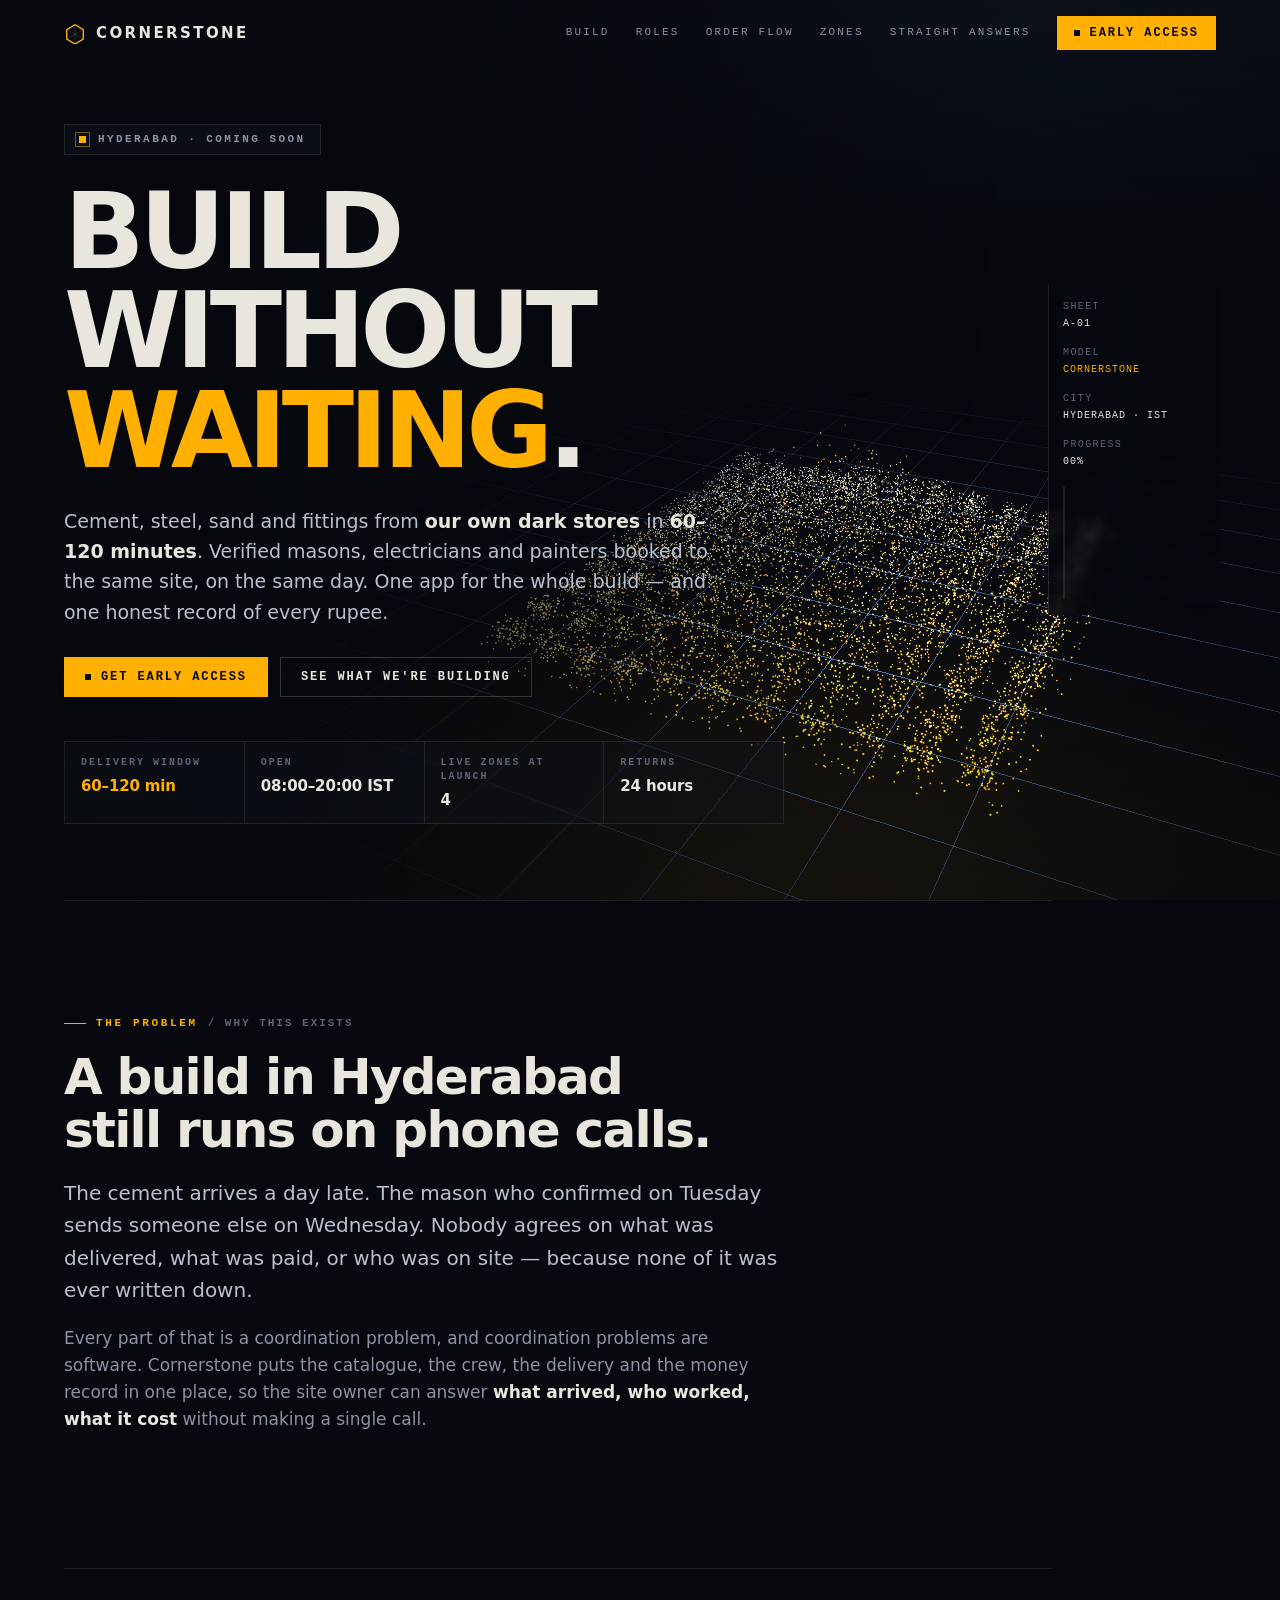
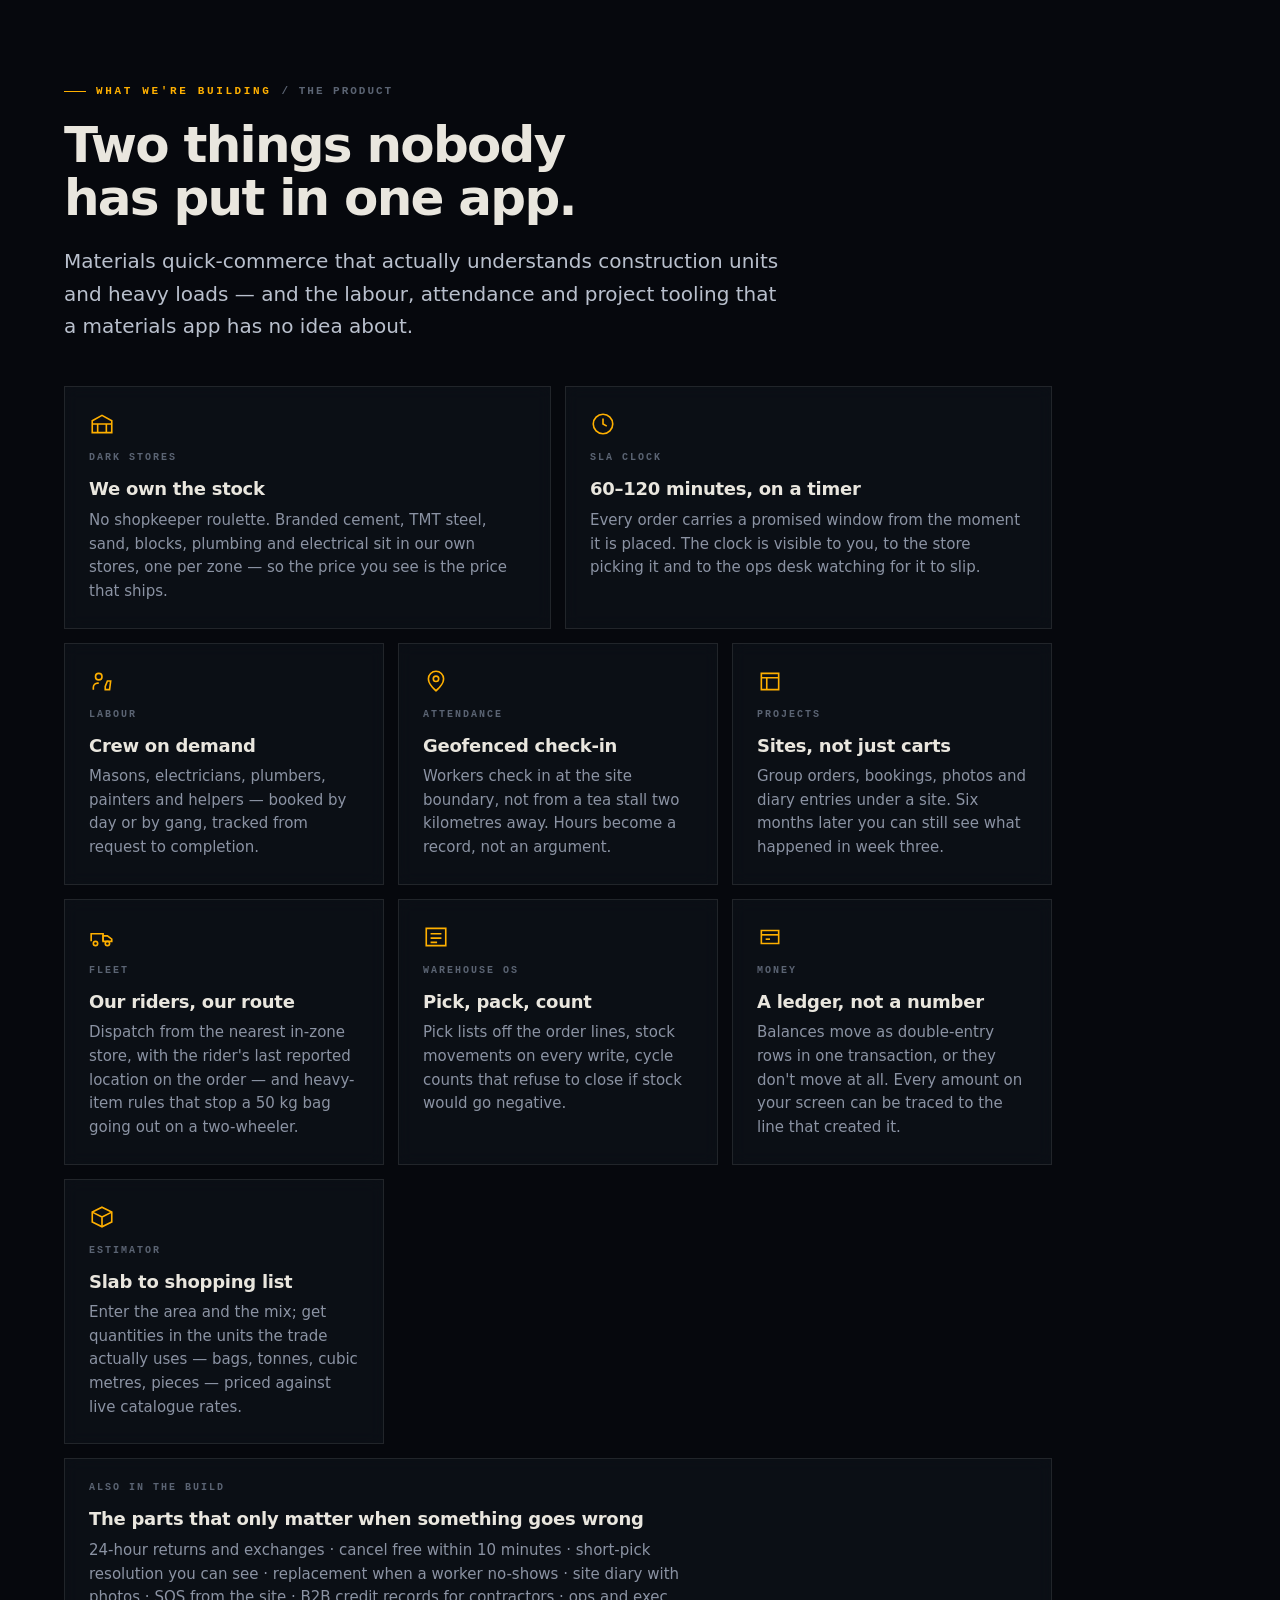
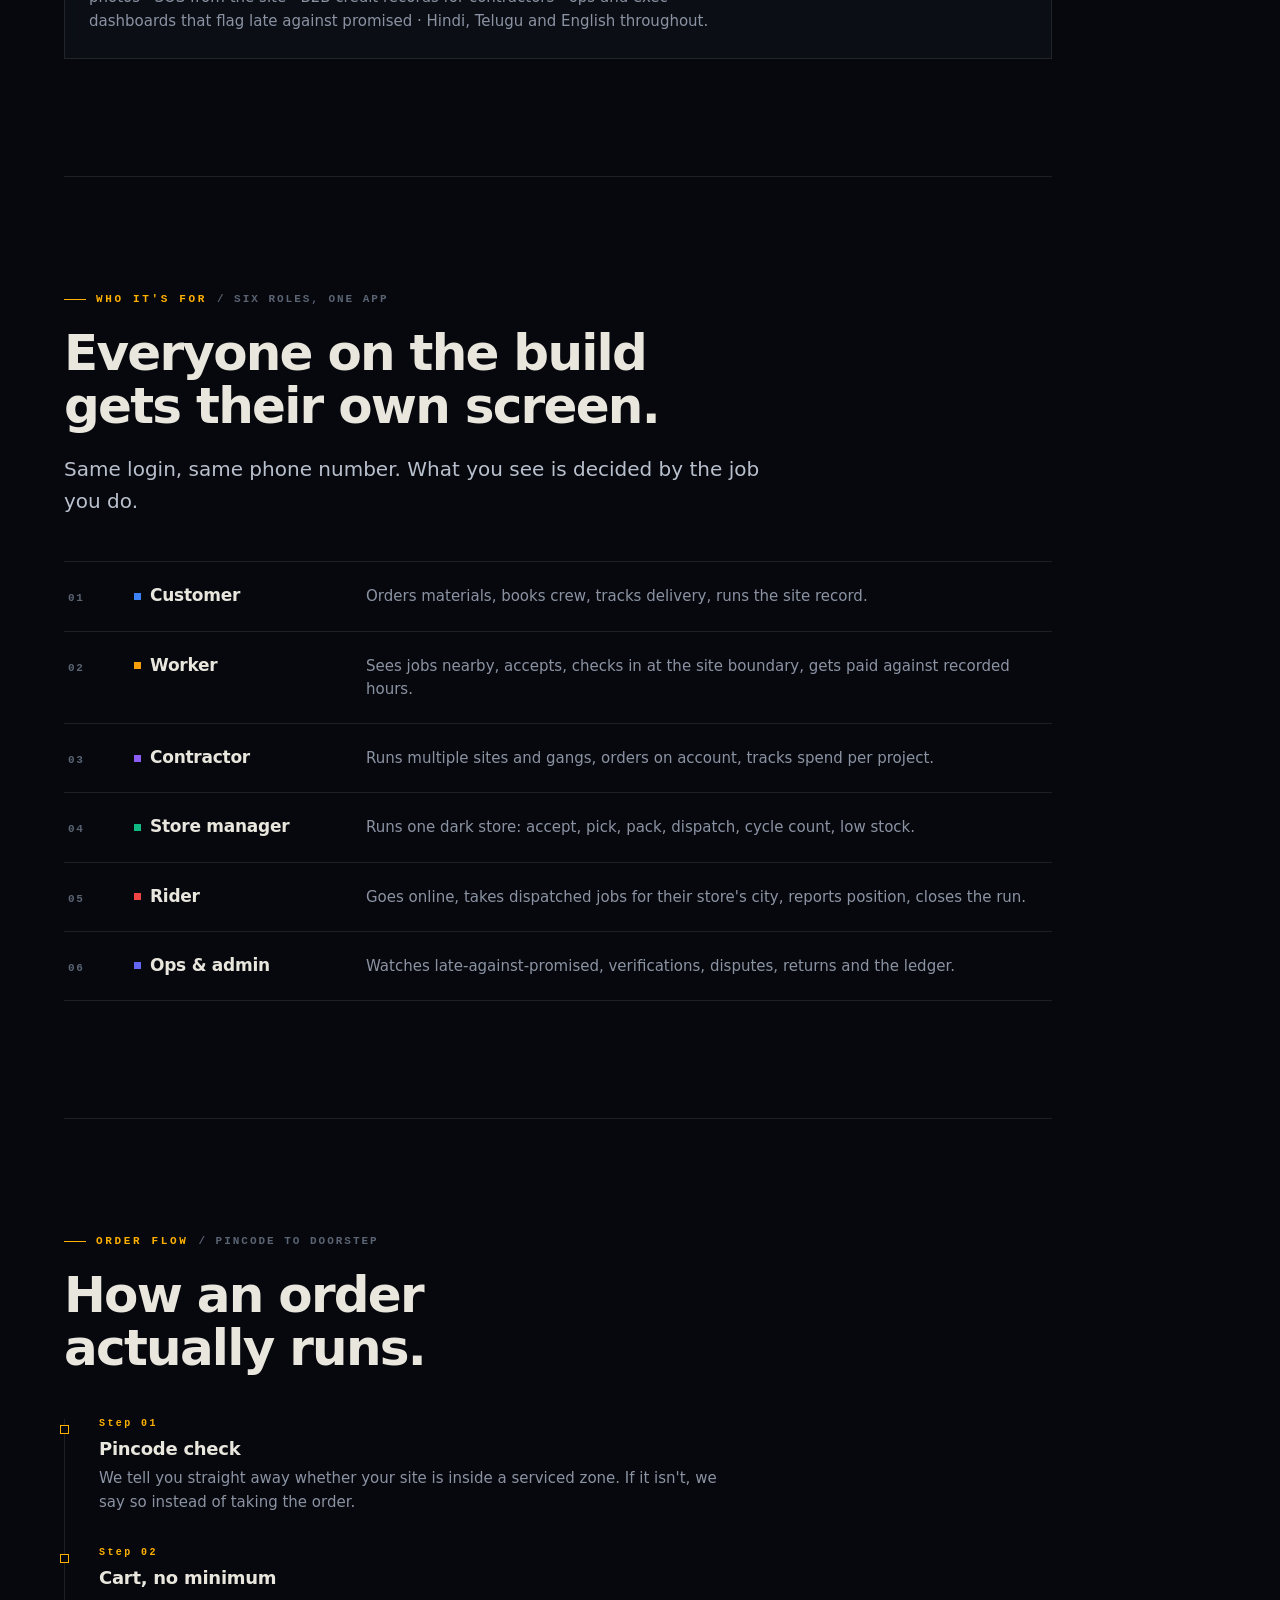
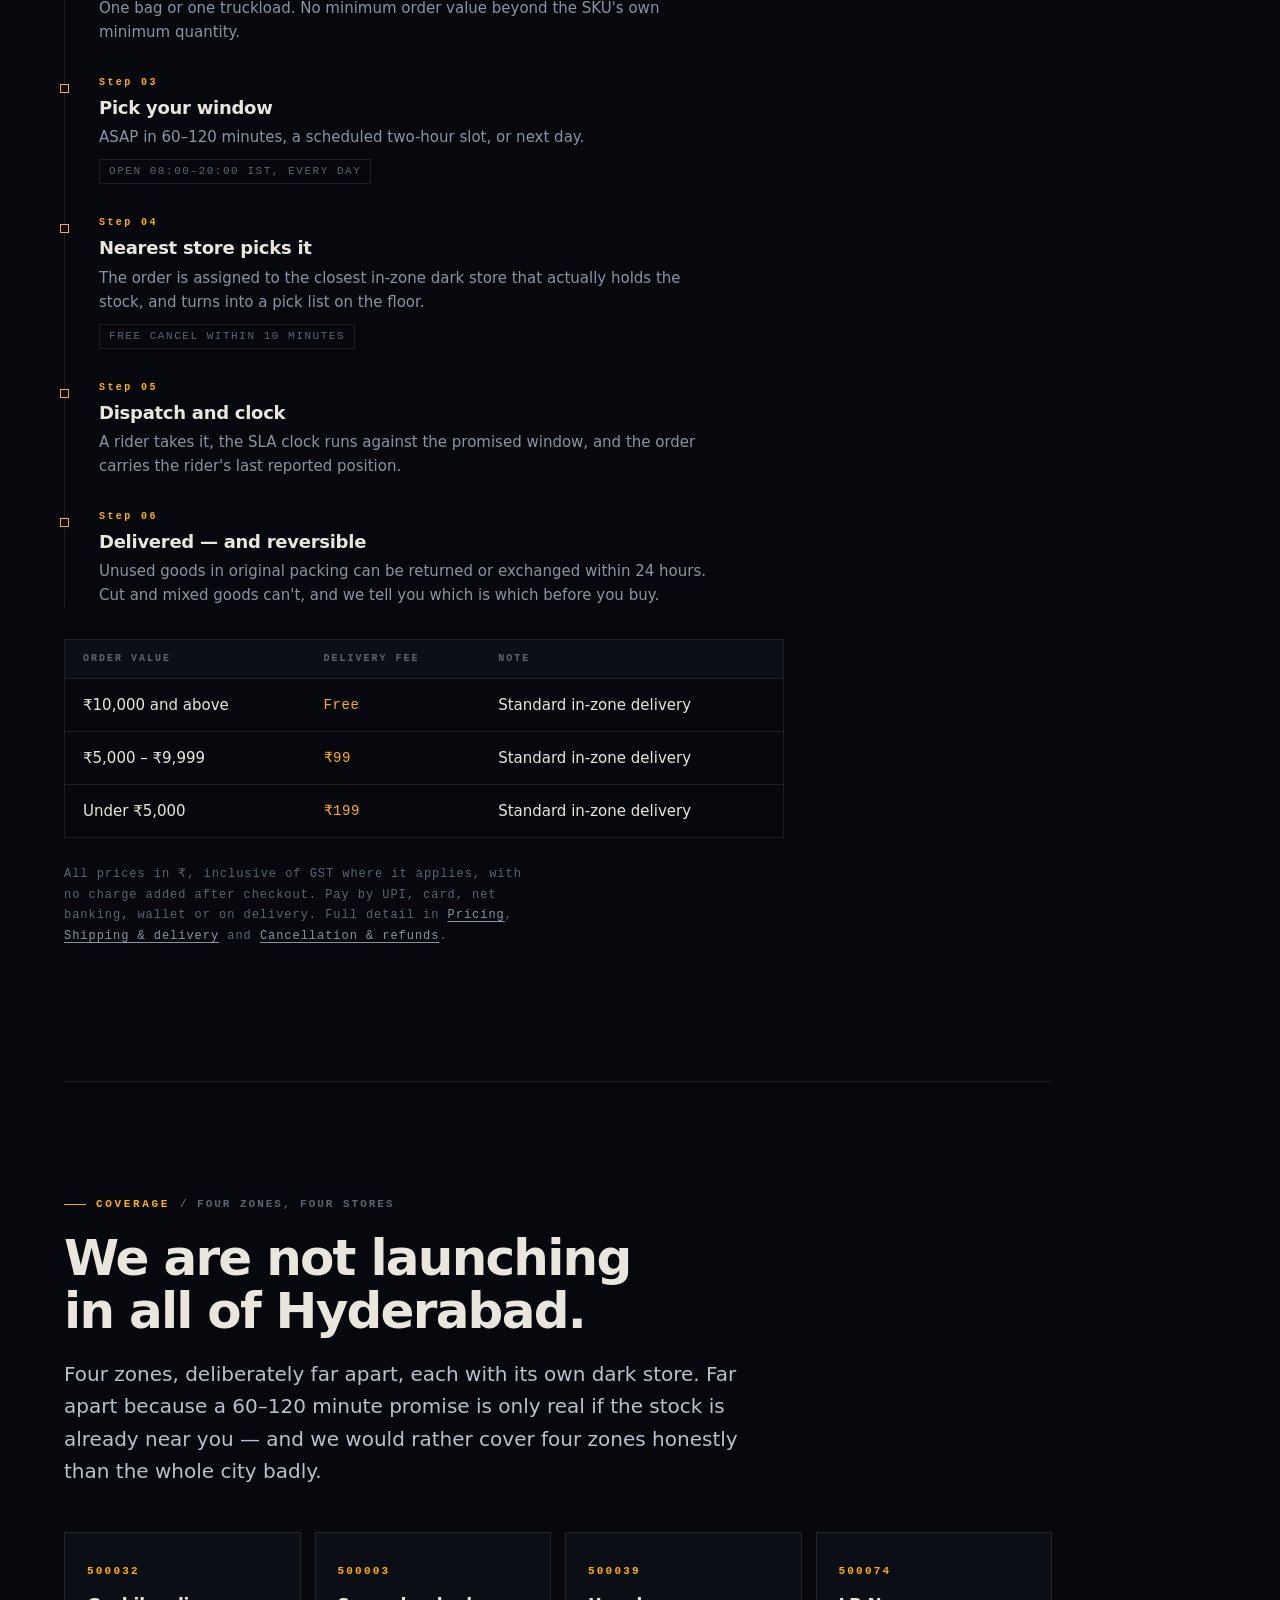
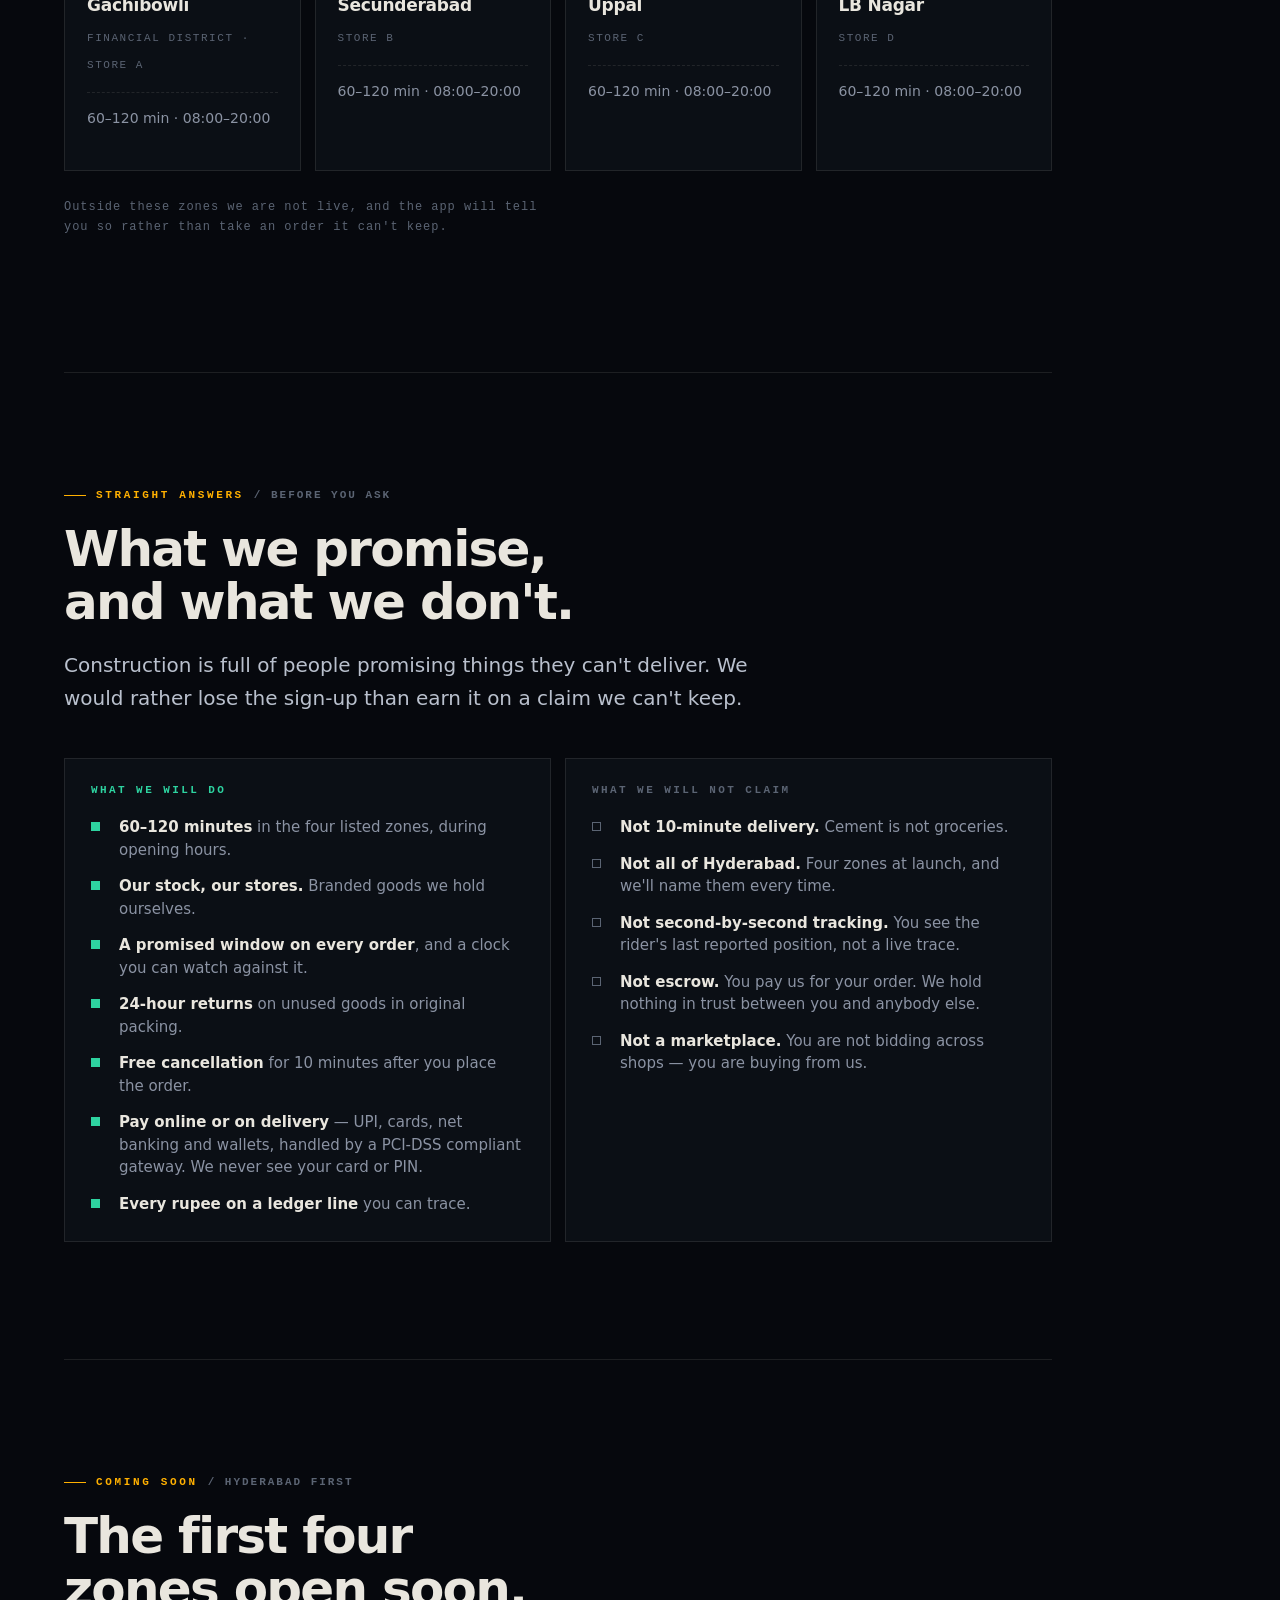
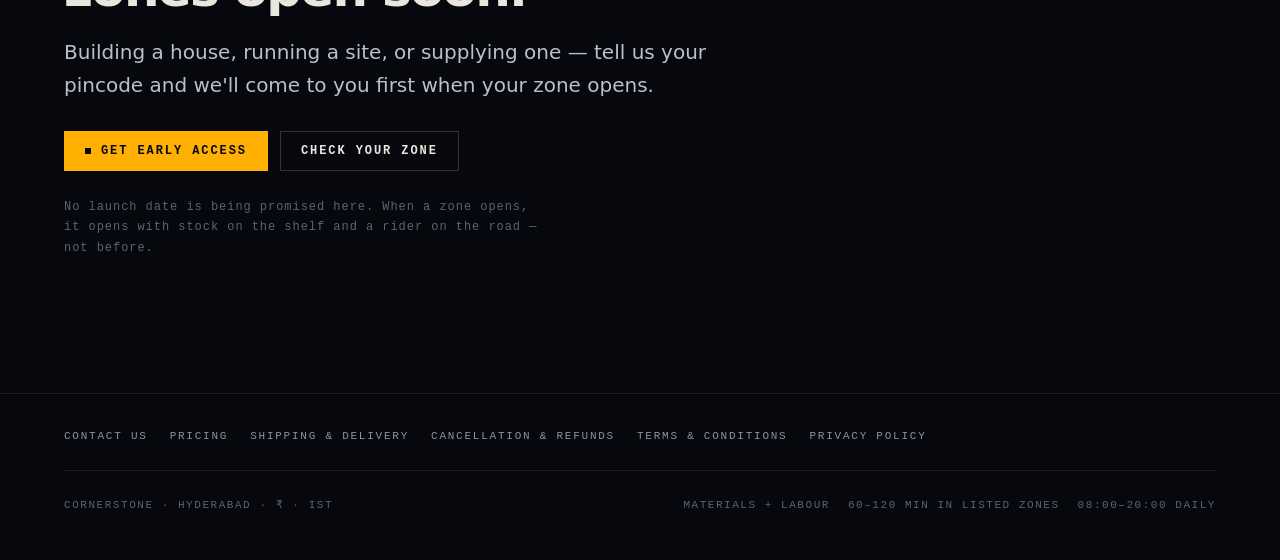
<file: index.html>
<!doctype html>
<html lang="en">
<head>
<meta charset="utf-8" />
<meta name="viewport" content="width=device-width, initial-scale=1, viewport-fit=cover" />
<title>Cornerstone Hyderabad</title>
<meta name="description" content="Construction materials from our own dark stores in 60–120 minutes, and verified labour to the same site. Launching across four Hyderabad zones." />
<meta name="theme-color" content="#06080D" />
<meta property="og:title" content="Cornerstone Hyderabad" />
<meta property="og:description" content="Materials in 60–120 minutes. Labour on the same site. Launching in Hyderabad." />
<meta property="og:type" content="website" />
<link rel="icon" href="data:image/svg+xml,%3Csvg xmlns='http://www.w3.org/2000/svg' viewBox='0 0 32 32'%3E%3Crect width='32' height='32' fill='%2306080D'/%3E%3Cpath d='M16 5 27 11.5v13L16 31 5 24.5v-13z' fill='none' stroke='%23FFB000' stroke-width='2'/%3E%3C/svg%3E" />
<style>
/* ─────────────────────────────────────────────────────────────
   CORNERSTONE — night site sheet
   A deliberately single-theme page: the whole design is a dark
   drawing sheet lit by a WebGL model. Every colour is painted
   explicitly so it holds on any host ground.
   ───────────────────────────────────────────────────────────── */
:root{
  --ground:#06080D;
  --slab:#10141C;
  --slab-2:#171C26;
  --chalk:#E9E6DE;
  --dust:#8B93A3;
  --dust-dim:#5B6473;
  --safety:#FFB000;
  --safety-deep:#B47100;
  --oxide:#C2410C;
  --blueprint:#3E5C86;
  --hair:rgba(233,230,222,.10);
  --hair-strong:rgba(233,230,222,.20);

  --ship:#2ED3A0;
  --wip:#FFB000;
  --none:#6B7280;

  --display:system-ui,-apple-system,"Segoe UI",Roboto,"Helvetica Neue",Arial,sans-serif;
  --mono:ui-monospace,"SF Mono",SFMono-Regular,Menlo,Consolas,"Liberation Mono",monospace;

  --pad:clamp(20px,5vw,72px);
  --col:min(720px,100%);
}

*,*::before,*::after{box-sizing:border-box;}
html{-webkit-text-size-adjust:100%;scroll-behavior:smooth;}
@media (prefers-reduced-motion:reduce){html{scroll-behavior:auto;}}

body{
  margin:0;
  background:var(--ground);
  color:var(--chalk);
  font-family:var(--display);
  font-size:17px;
  line-height:1.6;
  overflow-x:hidden;
  -webkit-font-smoothing:antialiased;
  -moz-osx-font-smoothing:grayscale;
}

::selection{background:rgba(255,176,0,.30);color:#fff;}

/* ── the model layer ───────────────────────────────────────── */
#world{
  position:fixed;inset:0;z-index:0;pointer-events:none;
  background:
    radial-gradient(120% 80% at 50% 108%, rgba(255,176,0,.13) 0%, transparent 58%),
    radial-gradient(90% 60% at 82% -8%, rgba(62,92,134,.16) 0%, transparent 60%),
    var(--ground);
}
#gl{width:100%;height:100%;display:block;}
/* readability scrim: the sheet stays dark under the text, clear where the model lives */
#vignette{
  position:fixed;inset:0;z-index:1;pointer-events:none;
  background:
    linear-gradient(96deg, rgba(6,8,13,.94) 0%, rgba(6,8,13,.86) 30%, rgba(6,8,13,.30) 56%, rgba(6,8,13,0) 74%),
    radial-gradient(115% 80% at 62% 45%, transparent 38%, rgba(6,8,13,.70) 100%);
}
@media (max-width:1000px){
  #vignette{
    background:
      linear-gradient(180deg, rgba(6,8,13,.86) 0%, rgba(6,8,13,.74) 45%, rgba(6,8,13,.86) 100%),
      radial-gradient(115% 80% at 50% 45%, transparent 45%, rgba(6,8,13,.60) 100%);
  }
}
/* scanline tooth — a drafting-film texture, very low contrast */
#grain{
  position:fixed;inset:0;z-index:1;pointer-events:none;opacity:.35;
  background-image:repeating-linear-gradient(to bottom,rgba(233,230,222,.028) 0 1px,transparent 1px 3px);
}

/* ── shell ─────────────────────────────────────────────────── */
.shell{position:relative;z-index:2;}
.sheet{
  padding-inline:var(--pad);
  max-width:1320px;
  margin-inline:auto;
}
/* reserve the right gutter for the HUD rail so nothing sits under it */
@media (min-width:1180px){ .sheet{padding-right:228px;} }
.col{width:var(--col);}

/* ── masthead ──────────────────────────────────────────────── */
header.mast{
  position:fixed;top:0;left:0;right:0;z-index:5;
  display:flex;align-items:center;justify-content:space-between;gap:16px;
  padding:16px var(--pad);
  border-bottom:1px solid transparent;
  transition:background .35s ease,border-color .35s ease,backdrop-filter .35s ease;
}
header.mast[data-stuck="1"]{
  background:rgba(6,8,13,.78);
  backdrop-filter:blur(14px) saturate(120%);
  -webkit-backdrop-filter:blur(14px) saturate(120%);
  border-bottom-color:var(--hair);
}
.wordmark{display:flex;align-items:center;gap:10px;text-decoration:none;color:var(--chalk);}
.wordmark svg{display:block;width:22px;height:22px;flex:none;}
.wordmark b{
  font:700 15px/1 var(--display);
  letter-spacing:.16em;text-transform:uppercase;
}
.mast nav{display:flex;align-items:center;gap:26px;}
/* :not(.pill) keeps this from overriding the button's own colour — it outranks .pill */
.mast nav a:not(.pill){
  font:500 11px/1 var(--mono);
  letter-spacing:.2em;text-transform:uppercase;
  color:var(--dust);text-decoration:none;
  padding:6px 0;border-bottom:1px solid transparent;
  transition:color .2s ease,border-color .2s ease;
}
.mast nav a:not(.pill):hover{color:var(--chalk);border-bottom-color:var(--safety);}
@media (max-width:860px){.mast nav a:not(.pill){display:none;}}

/* ── buttons ───────────────────────────────────────────────── */
.pill{
  --pill-fg:var(--ground);
  display:inline-flex;align-items:center;gap:10px;
  padding:13px 20px;
  font:600 12px/1 var(--mono);letter-spacing:.16em;text-transform:uppercase;
  color:var(--pill-fg);background:var(--safety);
  text-decoration:none;border:1px solid var(--safety);
  transition:transform .18s ease,box-shadow .25s ease,background .2s ease;
  box-shadow:0 0 0 rgba(255,176,0,0);
}
.pill:hover{transform:translateY(-2px);box-shadow:0 10px 34px -12px rgba(255,176,0,.75);background:#FFC33D;}
.pill.ghost{
  color:var(--chalk);background:transparent;border-color:var(--hair-strong);
  box-shadow:none;
}
.pill.ghost:hover{border-color:var(--safety);color:var(--safety);background:rgba(255,176,0,.06);}
.pill .tick{width:6px;height:6px;background:currentColor;flex:none;}
header .pill{padding:10px 16px;}

:where(a,button,input,summary):focus-visible{
  outline:2px solid var(--safety);outline-offset:3px;border-radius:1px;
}

/* ── HUD rail — reads real scroll state ────────────────────── */
#hud{
  position:fixed;z-index:4;right:calc(var(--pad) - 4px);top:50%;transform:translateY(-50%);
  width:172px;display:none;
  font:500 10px/1.5 var(--mono);letter-spacing:.14em;text-transform:uppercase;
  color:var(--dust-dim);
  border-left:1px solid var(--hair);padding:14px 10px 16px 14px;
  background:linear-gradient(90deg, rgba(6,8,13,.88), rgba(6,8,13,.55));
  backdrop-filter:blur(3px);-webkit-backdrop-filter:blur(3px);
}
@media (min-width:1180px){#hud{display:block;}}
#hud dl{margin:0;display:grid;grid-template-columns:1fr;gap:14px;}
#hud dt{color:var(--dust-dim);}
#hud dd{margin:2px 0 0;color:var(--chalk);font-variant-numeric:tabular-nums;letter-spacing:.1em;}
#hud dd.hot{color:var(--safety);}
#hud .bar{margin-top:18px;height:112px;width:2px;background:var(--hair);position:relative;}
#hud .bar i{position:absolute;left:0;top:0;width:2px;background:var(--safety);height:0;transition:height .18s linear;}

/* ── section furniture ─────────────────────────────────────── */
section{position:relative;padding-block:clamp(88px,13vh,150px);scroll-margin-top:76px;}
section + section{border-top:1px solid var(--hair);}
.eyebrow{
  display:flex;align-items:center;gap:10px;
  font:600 11px/1 var(--mono);letter-spacing:.24em;text-transform:uppercase;
  color:var(--safety);margin:0 0 22px;
}
.eyebrow::before{content:"";width:22px;height:1px;background:var(--safety);flex:none;}
.eyebrow span.dim{color:var(--dust-dim);letter-spacing:.18em;}

h2{
  font:800 clamp(30px,4.6vw,50px)/1.06 var(--display);
  letter-spacing:-.035em;margin:0 0 20px;text-wrap:balance;
}
h3{font:700 18px/1.3 var(--display);letter-spacing:-.015em;margin:0 0 8px;}
p{margin:0 0 18px;color:var(--dust);max-width:66ch;}
p strong{color:var(--chalk);font-weight:600;}
p.lead{font-size:clamp(17px,2vw,20px);color:#B9C0CD;line-height:1.62;}

/* ── hero ──────────────────────────────────────────────────── */
#top{
  min-height:100svh;display:flex;flex-direction:column;justify-content:center;
  padding-top:104px;padding-bottom:56px;
}
.status-line{
  display:inline-flex;align-items:center;gap:12px;
  font:600 11px/1 var(--mono);letter-spacing:.22em;text-transform:uppercase;
  color:var(--dust);border:1px solid var(--hair);padding:9px 14px;margin-bottom:28px;
  background:rgba(16,20,28,.55);backdrop-filter:blur(6px);-webkit-backdrop-filter:blur(6px);
}
.beacon{width:7px;height:7px;background:var(--safety);flex:none;position:relative;}
.beacon::after{
  content:"";position:absolute;inset:-4px;border:1px solid var(--safety);opacity:.45;
  animation:ping 2.4s ease-out infinite;
}
@keyframes ping{0%{transform:scale(.6);opacity:.7}70%,100%{transform:scale(1.5);opacity:0}}

h1{
  font:800 clamp(44px,9.4vw,106px)/.92 var(--display);
  letter-spacing:-.05em;text-transform:uppercase;
  margin:0 0 24px;max-width:12ch;
}
h1 .ln{display:block;overflow:hidden;padding-bottom:.02em;}
h1 .ln > span{display:block;transform:translateY(102%);animation:raise .95s cubic-bezier(.16,.84,.24,1) forwards;}
h1 .ln:nth-child(1) > span{animation-delay:.10s;}
h1 .ln:nth-child(2) > span{animation-delay:.20s;}
h1 .ln:nth-child(3) > span{animation-delay:.30s;}
@keyframes raise{to{transform:none;}}
h1 em{font-style:normal;color:var(--safety);}
@media (prefers-reduced-motion:reduce){
  h1 .ln > span{transform:none;animation:none;}
}
.hero-sub{max-width:56ch;font-size:clamp(16px,2vw,19px);color:#B9C0CD;}
.hero-cta{display:flex;flex-wrap:wrap;gap:12px;margin-top:30px;}

.ticker{
  margin-top:44px;display:flex;flex-wrap:wrap;gap:0;
  border-top:1px solid var(--hair);border-left:1px solid var(--hair);
  max-width:900px;
}
.ticker div{
  flex:1 1 150px;padding:14px 16px;
  border-right:1px solid var(--hair);border-bottom:1px solid var(--hair);
  background:rgba(16,20,28,.42);
}
.ticker .k{
  display:block;
  font:600 10px/1.4 var(--mono);letter-spacing:.2em;text-transform:uppercase;color:var(--dust-dim);
}
.ticker .v{
  display:block;
  margin-top:7px;font:700 15px/1.2 var(--display);letter-spacing:-.01em;color:var(--chalk);
  font-variant-numeric:tabular-nums;
}
.ticker .v.hot{color:var(--safety);}

/* ── card primitives (sharp, ticked corners — a drawing, not a UI kit) ── */
.card{
  position:relative;background:rgba(16,20,28,.62);
  border:1px solid var(--hair);padding:24px;
  backdrop-filter:blur(8px);-webkit-backdrop-filter:blur(8px);
  transition:border-color .25s ease,transform .25s ease,background .25s ease;
}
.card::before,.card::after{
  content:"";position:absolute;width:9px;height:9px;pointer-events:none;
  border-color:var(--safety);opacity:0;transition:opacity .25s ease;
}
.card::before{top:-1px;left:-1px;border-top:1px solid;border-left:1px solid;}
.card::after{bottom:-1px;right:-1px;border-bottom:1px solid;border-right:1px solid;}
.card:hover{border-color:var(--hair-strong);transform:translateY(-3px);background:rgba(23,28,38,.72);}
.card:hover::before,.card:hover::after{opacity:1;}
.card .tag{
  font:600 10px/1 var(--mono);letter-spacing:.2em;text-transform:uppercase;
  color:var(--dust-dim);display:block;margin-bottom:14px;
}
.card p{margin:0;font-size:15px;line-height:1.58;}

/* ── build grid (bento) ────────────────────────────────────── */
.bento{
  display:grid;grid-template-columns:repeat(6,1fr);gap:14px;margin-top:44px;
}
.bento .card{grid-column:span 2;}
.bento .card.wide{grid-column:span 3;}
.bento .card.full{grid-column:span 6;}
@media (max-width:1000px){
  .bento{grid-template-columns:repeat(4,1fr);}
  .bento .card,.bento .card.wide{grid-column:span 2;}
  .bento .card.full{grid-column:span 4;}
}
@media (max-width:640px){
  .bento{grid-template-columns:1fr;}
  .bento .card,.bento .card.wide,.bento .card.full{grid-column:span 1;}
}
.card .ico{width:26px;height:26px;display:block;margin-bottom:16px;color:var(--safety);}
.card .ico svg{width:100%;height:100%;display:block;}

/* ── roles ─────────────────────────────────────────────────── */
.roles{margin-top:44px;border-top:1px solid var(--hair);}
.role{
  display:grid;grid-template-columns:44px 210px 1fr;gap:22px;align-items:baseline;
  padding:22px 4px;border-bottom:1px solid var(--hair);
  transition:background .25s ease,padding-left .25s ease;
}
.role:hover{background:rgba(16,20,28,.6);padding-left:14px;}
.role .n{font:600 11px/1.4 var(--mono);color:var(--dust-dim);letter-spacing:.14em;}
.role .who{font:700 17px/1.3 var(--display);letter-spacing:-.015em;color:var(--chalk);}
.role .who i{
  display:inline-block;width:7px;height:7px;margin-right:9px;font-style:normal;
  vertical-align:middle;background:var(--role,var(--safety));
}
.role .what{font-size:15px;color:var(--dust);line-height:1.55;}
@media (max-width:760px){
  .role{grid-template-columns:1fr;gap:6px;}
  .role .n{letter-spacing:.2em;}
}

/* ── flow (a real sequence — numbers earn their place) ─────── */
.flow{margin-top:44px;display:grid;gap:0;border-left:1px solid var(--hair);}
.step{
  position:relative;padding:0 0 34px 34px;
}
.step:last-child{padding-bottom:0;}
.step::before{
  content:"";position:absolute;left:-5px;top:6px;width:9px;height:9px;
  background:var(--ground);border:1px solid var(--safety);
}
.step .no{
  font:600 10px/1 var(--mono);letter-spacing:.24em;color:var(--safety);
  display:block;margin-bottom:8px;
}
.step h3{margin-bottom:6px;}
.step p{font-size:15px;margin:0;}
.step .meta{
  display:inline-block;margin-top:10px;font:500 11px/1 var(--mono);
  letter-spacing:.14em;text-transform:uppercase;color:var(--dust-dim);
  border:1px solid var(--hair);padding:6px 9px;
}

/* ── zones ─────────────────────────────────────────────────── */
.zones{display:grid;grid-template-columns:repeat(4,1fr);gap:14px;margin-top:44px;}
@media (max-width:900px){.zones{grid-template-columns:repeat(2,1fr);}}
@media (max-width:520px){.zones{grid-template-columns:1fr;}}
.zone{position:relative;padding:22px;border:1px solid var(--hair);background:rgba(16,20,28,.6);}
.zone .pin{
  font:600 11px/1 var(--mono);letter-spacing:.2em;color:var(--safety);
  font-variant-numeric:tabular-nums;
}
.zone h3{margin:12px 0 6px;font-size:17px;}
.zone .store{font:500 11px/1.5 var(--mono);letter-spacing:.14em;text-transform:uppercase;color:var(--dust-dim);}
.zone .sla{margin-top:16px;padding-top:14px;border-top:1px dashed var(--hair);font-size:14px;color:var(--dust);}

/* ── fee table ─────────────────────────────────────────────── */
.tablewrap{overflow-x:auto;margin-top:32px;border:1px solid var(--hair);}
table{border-collapse:collapse;width:100%;min-width:460px;font-variant-numeric:tabular-nums;}
th,td{text-align:left;padding:14px 18px;border-bottom:1px solid var(--hair);}
th{
  font:600 10px/1 var(--mono);letter-spacing:.2em;text-transform:uppercase;color:var(--dust-dim);
  background:rgba(16,20,28,.7);
}
td{font-size:15px;color:var(--chalk);}
td.amt{font-family:var(--mono);letter-spacing:.04em;color:var(--safety);font-size:14px;}
tr:last-child td{border-bottom:0;}

/* ── honesty board ─────────────────────────────────────────── */
.board{display:grid;grid-template-columns:1fr 1fr;gap:14px;margin-top:44px;}
@media (max-width:820px){.board{grid-template-columns:1fr;}}
.panel{border:1px solid var(--hair);background:rgba(16,20,28,.62);padding:26px;}
.panel > h3{
  font:600 11px/1 var(--mono);letter-spacing:.22em;text-transform:uppercase;
  margin:0 0 20px;display:flex;align-items:center;gap:10px;
}
.panel.yes > h3{color:var(--ship);}
.panel.no > h3{color:var(--dust-dim);}
.panel ul{list-style:none;margin:0;padding:0;display:grid;gap:14px;}
.panel li{
  display:grid;grid-template-columns:16px 1fr;gap:12px;align-items:start;
  font-size:15px;line-height:1.5;color:var(--dust);
}
.panel li b{color:var(--chalk);font-weight:600;}
.panel li .mk{margin-top:6px;width:9px;height:9px;flex:none;}
.panel.yes li .mk{background:var(--ship);}
.panel.no li .mk{background:transparent;border:1px solid var(--dust-dim);}

/* ── closing ───────────────────────────────────────────────── */
#cta{text-align:left;}
#cta h2{max-width:16ch;}
.note{
  font:500 12px/1.7 var(--mono);letter-spacing:.08em;color:var(--dust-dim);
  max-width:66ch;margin-top:26px;
}
.note a{color:var(--dust);text-decoration:underline;text-underline-offset:3px;}
.note a:hover{color:var(--safety);}
footer{
  position:relative;z-index:2;border-top:1px solid var(--hair);
  padding:34px var(--pad) 46px;max-width:1320px;margin-inline:auto;
  font:500 11px/1.6 var(--mono);letter-spacing:.14em;text-transform:uppercase;color:var(--dust-dim);
}
footer .legal-nav{
  display:flex;flex-wrap:wrap;gap:10px 22px;margin:0 0 26px;padding:0 0 24px;
  list-style:none;border-bottom:1px solid var(--hair);
}
footer .legal-nav a{
  font:500 11px/1 var(--mono);letter-spacing:.16em;text-transform:uppercase;
  color:var(--dust);text-decoration:none;
  border-bottom:1px solid transparent;padding-bottom:3px;
  transition:color .2s ease,border-color .2s ease;
}
footer .legal-nav a:hover{color:var(--safety);border-bottom-color:var(--safety);}
footer .base{
  display:flex;flex-wrap:wrap;gap:16px;justify-content:space-between;align-items:center;
}
footer .rule{display:flex;gap:18px;flex-wrap:wrap;}

/* ── reveal ────────────────────────────────────────────────── */
.rv{opacity:0;transform:translateY(22px);transition:opacity .8s cubic-bezier(.2,.7,.2,1),transform .8s cubic-bezier(.2,.7,.2,1);}
.rv.in{opacity:1;transform:none;}
@media (prefers-reduced-motion:reduce){
  .rv{opacity:1;transform:none;transition:none;}
  .beacon::after{animation:none;}
  .pill:hover,.card:hover,.role:hover{transform:none;}
}

/* no-webgl fallback keeps the sheet lit */
body[data-gl="off"] #world{
  background:
    radial-gradient(120% 80% at 50% 108%, rgba(255,176,0,.16) 0%, transparent 55%),
    radial-gradient(90% 70% at 78% -6%, rgba(62,92,134,.20) 0%, transparent 60%),
    linear-gradient(180deg,#080B12 0%,#06080D 100%);
}
body[data-gl="off"] #world::after{
  content:"";position:absolute;inset:0;opacity:.5;
  background-image:
    linear-gradient(rgba(62,92,134,.16) 1px,transparent 1px),
    linear-gradient(90deg,rgba(62,92,134,.16) 1px,transparent 1px);
  background-size:64px 64px;
  mask-image:radial-gradient(70% 55% at 50% 78%,#000 0%,transparent 78%);
  -webkit-mask-image:radial-gradient(70% 55% at 50% 78%,#000 0%,transparent 78%);
}
</style>
</head>
<body>

<div id="world"><canvas id="gl" aria-hidden="true"></canvas></div>
<div id="grain" aria-hidden="true"></div>
<div id="vignette" aria-hidden="true"></div>

<header class="mast" id="mast">
  <a class="wordmark" href="#top">
    <svg viewBox="0 0 32 32" aria-hidden="true"><path d="M16 4 28 11v14L16 32 4 25V11z" fill="none" stroke="#FFB000" stroke-width="2"/><path d="M16 4v28M4 11l24 14M28 11 4 25" stroke="rgba(233,230,222,.22)" stroke-width="1"/></svg>
    <b>Cornerstone</b>
  </a>
  <nav>
    <a href="#build">Build</a>
    <a href="#roles">Roles</a>
    <a href="#flow">Order flow</a>
    <a href="#zones">Zones</a>
    <a href="#honest">Straight answers</a>
    <a class="pill" href="#cta"><span class="tick"></span>Early access</a>
  </nav>
</header>

<aside id="hud" aria-hidden="true">
  <dl>
    <div><dt>Sheet</dt><dd id="hud-sheet">A-01</dd></div>
    <div><dt>Model</dt><dd class="hot" id="hud-model">Cornerstone</dd></div>
    <div><dt>City</dt><dd>Hyderabad · IST</dd></div>
    <div><dt>Progress</dt><dd id="hud-pct">00%</dd></div>
  </dl>
  <div class="bar"><i id="hud-bar"></i></div>
</aside>

<div class="shell">
<main class="sheet">

  <!-- ── HERO ─────────────────────────────────────────────── -->
  <section id="top" data-shape="0" data-sheet="A-01" data-model="Cornerstone">
    <div class="col">
      <div class="status-line rv"><span class="beacon"></span>Hyderabad · Coming soon</div>
      <h1>
        <span class="ln"><span>Build</span></span>
        <span class="ln"><span>without</span></span>
        <span class="ln"><span><em>waiting</em>.</span></span>
      </h1>
      <p class="hero-sub rv">
        Cement, steel, sand and fittings from <strong>our own dark stores</strong> in
        <strong>60&ndash;120 minutes</strong>. Verified masons, electricians and painters booked to the
        same site, on the same day. One app for the whole build — and one honest record of every rupee.
      </p>
      <div class="hero-cta rv">
        <a class="pill" href="#cta"><span class="tick"></span>Get early access</a>
        <a class="pill ghost" href="#build">See what we're building</a>
      </div>

      <div class="ticker rv">
        <div><span class="k">Delivery window</span><span class="v hot">60–120 min</span></div>
        <div><span class="k">Open</span><span class="v">08:00–20:00 IST</span></div>
        <div><span class="k">Live zones at launch</span><span class="v">4</span></div>
        <div><span class="k">Returns</span><span class="v">24 hours</span></div>
      </div>
    </div>
  </section>

  <!-- ── PROBLEM ──────────────────────────────────────────── -->
  <section id="problem" data-shape="1" data-sheet="A-02" data-model="Structure">
    <div class="col">
      <p class="eyebrow">The problem <span class="dim">/ why this exists</span></p>
      <h2>A build in Hyderabad still runs on phone calls.</h2>
      <p class="lead">
        The cement arrives a day late. The mason who confirmed on Tuesday sends someone else on
        Wednesday. Nobody agrees on what was delivered, what was paid, or who was on site — because
        none of it was ever written down.
      </p>
      <p>
        Every part of that is a coordination problem, and coordination problems are software.
        Cornerstone puts the catalogue, the crew, the delivery and the money record in one place,
        so the site owner can answer <strong>what arrived, who worked, what it cost</strong> without
        making a single call.
      </p>
    </div>
  </section>

  <!-- ── BUILD ────────────────────────────────────────────── -->
  <section id="build" data-shape="2" data-sheet="A-03" data-model="Dark store">
    <div class="col">
      <p class="eyebrow">What we're building <span class="dim">/ the product</span></p>
      <h2>Two things nobody has put in one app.</h2>
      <p class="lead">
        Materials quick-commerce that actually understands construction units and heavy loads —
        and the labour, attendance and project tooling that a materials app has no idea about.
      </p>
    </div>

    <div class="bento">
      <article class="card wide">
        <span class="ico" aria-hidden="true"><svg viewBox="0 0 24 24" fill="none" stroke="currentColor" stroke-width="1.5"><path d="M3 9l9-5 9 5v11H3z"/><path d="M3 12h18M8 12v8M16 12v8"/></svg></span>
        <span class="tag">Dark stores</span>
        <h3>We own the stock</h3>
        <p>No shopkeeper roulette. Branded cement, TMT steel, sand, blocks, plumbing and electrical sit in our own stores, one per zone — so the price you see is the price that ships.</p>
      </article>

      <article class="card wide">
        <span class="ico" aria-hidden="true"><svg viewBox="0 0 24 24" fill="none" stroke="currentColor" stroke-width="1.5"><circle cx="12" cy="12" r="9"/><path d="M12 7v5l3.5 2"/></svg></span>
        <span class="tag">SLA clock</span>
        <h3>60–120 minutes, on a timer</h3>
        <p>Every order carries a promised window from the moment it is placed. The clock is visible to you, to the store picking it and to the ops desk watching for it to slip.</p>
      </article>

      <article class="card">
        <span class="ico" aria-hidden="true"><svg viewBox="0 0 24 24" fill="none" stroke="currentColor" stroke-width="1.5"><path d="M4 20v-2a4 4 0 014-4h1"/><circle cx="9" cy="8" r="3"/><path d="M15 20v-3l2-5h3l-1 8z"/></svg></span>
        <span class="tag">Labour</span>
        <h3>Crew on demand</h3>
        <p>Masons, electricians, plumbers, painters and helpers — booked by day or by gang, tracked from request to completion.</p>
      </article>

      <article class="card">
        <span class="ico" aria-hidden="true"><svg viewBox="0 0 24 24" fill="none" stroke="currentColor" stroke-width="1.5"><path d="M12 21s7-5.6 7-11a7 7 0 10-14 0c0 5.4 7 11 7 11z"/><circle cx="12" cy="10" r="2.5"/></svg></span>
        <span class="tag">Attendance</span>
        <h3>Geofenced check-in</h3>
        <p>Workers check in at the site boundary, not from a tea stall two kilometres away. Hours become a record, not an argument.</p>
      </article>

      <article class="card">
        <span class="ico" aria-hidden="true"><svg viewBox="0 0 24 24" fill="none" stroke="currentColor" stroke-width="1.5"><path d="M4 5h16v15H4z"/><path d="M4 9h16M9 9v11"/></svg></span>
        <span class="tag">Projects</span>
        <h3>Sites, not just carts</h3>
        <p>Group orders, bookings, photos and diary entries under a site. Six months later you can still see what happened in week three.</p>
      </article>

      <article class="card">
        <span class="ico" aria-hidden="true"><svg viewBox="0 0 24 24" fill="none" stroke="currentColor" stroke-width="1.5"><path d="M2 16V9h11v7"/><path d="M13 11h4l4 3v2h-8z"/><circle cx="6" cy="18" r="2"/><circle cx="17" cy="18" r="2"/></svg></span>
        <span class="tag">Fleet</span>
        <h3>Our riders, our route</h3>
        <p>Dispatch from the nearest in-zone store, with the rider's last reported location on the order — and heavy-item rules that stop a 50 kg bag going out on a two-wheeler.</p>
      </article>

      <article class="card">
        <span class="ico" aria-hidden="true"><svg viewBox="0 0 24 24" fill="none" stroke="currentColor" stroke-width="1.5"><path d="M3 4h18v16H3z"/><path d="M7 9h10M7 13h10M7 17h6"/></svg></span>
        <span class="tag">Warehouse OS</span>
        <h3>Pick, pack, count</h3>
        <p>Pick lists off the order lines, stock movements on every write, cycle counts that refuse to close if stock would go negative.</p>
      </article>

      <article class="card">
        <span class="ico" aria-hidden="true"><svg viewBox="0 0 24 24" fill="none" stroke="currentColor" stroke-width="1.5"><path d="M4 6h16v12H4z"/><path d="M4 10h16"/><path d="M8 14h4"/></svg></span>
        <span class="tag">Money</span>
        <h3>A ledger, not a number</h3>
        <p>Balances move as double-entry rows in one transaction, or they don't move at all. Every amount on your screen can be traced to the line that created it.</p>
      </article>

      <article class="card">
        <span class="ico" aria-hidden="true"><svg viewBox="0 0 24 24" fill="none" stroke="currentColor" stroke-width="1.5"><path d="M12 3l9 4.5v9L12 21l-9-4.5v-9z"/><path d="M12 12l9-4.5M12 12v9M12 12L3 7.5"/></svg></span>
        <span class="tag">Estimator</span>
        <h3>Slab to shopping list</h3>
        <p>Enter the area and the mix; get quantities in the units the trade actually uses — bags, tonnes, cubic metres, pieces — priced against live catalogue rates.</p>
      </article>

      <article class="card full">
        <span class="tag">Also in the build</span>
        <h3>The parts that only matter when something goes wrong</h3>
        <p>
          24-hour returns and exchanges · cancel free within 10 minutes · short-pick resolution you can
          see · replacement when a worker no-shows · site diary with photos · SOS from the site ·
          B2B credit records for contractors · ops and exec dashboards that flag late against promised ·
          Hindi, Telugu and English throughout.
        </p>
      </article>
    </div>
  </section>

  <!-- ── ROLES ────────────────────────────────────────────── -->
  <section id="roles" data-shape="5" data-sheet="A-04" data-model="Crew">
    <div class="col">
      <p class="eyebrow">Who it's for <span class="dim">/ six roles, one app</span></p>
      <h2>Everyone on the build gets their own screen.</h2>
      <p class="lead">Same login, same phone number. What you see is decided by the job you do.</p>
    </div>

    <div class="roles">
      <div class="role"><span class="n">01</span><span class="who" style="--role:#3B82F6"><i></i>Customer</span><span class="what">Orders materials, books crew, tracks delivery, runs the site record.</span></div>
      <div class="role"><span class="n">02</span><span class="who" style="--role:#F59E0B"><i></i>Worker</span><span class="what">Sees jobs nearby, accepts, checks in at the site boundary, gets paid against recorded hours.</span></div>
      <div class="role"><span class="n">03</span><span class="who" style="--role:#8B5CF6"><i></i>Contractor</span><span class="what">Runs multiple sites and gangs, orders on account, tracks spend per project.</span></div>
      <div class="role"><span class="n">04</span><span class="who" style="--role:#10B981"><i></i>Store manager</span><span class="what">Runs one dark store: accept, pick, pack, dispatch, cycle count, low stock.</span></div>
      <div class="role"><span class="n">05</span><span class="who" style="--role:#EF4444"><i></i>Rider</span><span class="what">Goes online, takes dispatched jobs for their store's city, reports position, closes the run.</span></div>
      <div class="role"><span class="n">06</span><span class="who" style="--role:#6366F1"><i></i>Ops &amp; admin</span><span class="what">Watches late-against-promised, verifications, disputes, returns and the ledger.</span></div>
    </div>
  </section>

  <!-- ── FLOW ─────────────────────────────────────────────── -->
  <section id="flow" data-shape="3" data-sheet="A-05" data-model="Dispatch">
    <div class="col">
      <p class="eyebrow">Order flow <span class="dim">/ pincode to doorstep</span></p>
      <h2>How an order actually runs.</h2>

      <div class="flow">
        <div class="step">
          <span class="no">Step 01</span>
          <h3>Pincode check</h3>
          <p>We tell you straight away whether your site is inside a serviced zone. If it isn't, we say so instead of taking the order.</p>
        </div>
        <div class="step">
          <span class="no">Step 02</span>
          <h3>Cart, no minimum</h3>
          <p>One bag or one truckload. No minimum order value beyond the SKU's own minimum quantity.</p>
        </div>
        <div class="step">
          <span class="no">Step 03</span>
          <h3>Pick your window</h3>
          <p>ASAP in 60–120 minutes, a scheduled two-hour slot, or next day.</p>
          <span class="meta">Open 08:00–20:00 IST, every day</span>
        </div>
        <div class="step">
          <span class="no">Step 04</span>
          <h3>Nearest store picks it</h3>
          <p>The order is assigned to the closest in-zone dark store that actually holds the stock, and turns into a pick list on the floor.</p>
          <span class="meta">Free cancel within 10 minutes</span>
        </div>
        <div class="step">
          <span class="no">Step 05</span>
          <h3>Dispatch and clock</h3>
          <p>A rider takes it, the SLA clock runs against the promised window, and the order carries the rider's last reported position.</p>
        </div>
        <div class="step">
          <span class="no">Step 06</span>
          <h3>Delivered — and reversible</h3>
          <p>Unused goods in original packing can be returned or exchanged within 24 hours. Cut and mixed goods can't, and we tell you which is which before you buy.</p>
        </div>
      </div>

      <div class="tablewrap">
        <table>
          <caption class="sr-only" style="position:absolute;left:-9999px;">Planned delivery fee by order value</caption>
          <thead><tr><th scope="col">Order value</th><th scope="col">Delivery fee</th><th scope="col">Note</th></tr></thead>
          <tbody>
            <tr><td>₹10,000 and above</td><td class="amt">Free</td><td>Standard in-zone delivery</td></tr>
            <tr><td>₹5,000 – ₹9,999</td><td class="amt">₹99</td><td>Standard in-zone delivery</td></tr>
            <tr><td>Under ₹5,000</td><td class="amt">₹199</td><td>Standard in-zone delivery</td></tr>
          </tbody>
        </table>
      </div>
      <p class="note">
        All prices in ₹, inclusive of GST where it applies, with no charge added after checkout.
        Pay by UPI, card, net banking, wallet or on delivery. Full detail in
        <a href="pricing.html">Pricing</a>, <a href="shipping.html">Shipping&nbsp;&amp;&nbsp;delivery</a>
        and <a href="refunds.html">Cancellation&nbsp;&amp;&nbsp;refunds</a>.
      </p>
    </div>
  </section>

  <!-- ── ZONES ────────────────────────────────────────────── -->
  <section id="zones" data-shape="4" data-sheet="A-06" data-model="Network">
    <div class="col">
      <p class="eyebrow">Coverage <span class="dim">/ four zones, four stores</span></p>
      <h2>We are not launching in all of Hyderabad.</h2>
      <p class="lead">
        Four zones, deliberately far apart, each with its own dark store. Far apart because a 60–120
        minute promise is only real if the stock is already near you — and we would rather cover four
        zones honestly than the whole city badly.
      </p>
    </div>

    <div class="zones">
      <div class="zone"><span class="pin">500032</span><h3>Gachibowli</h3><span class="store">Financial District · Store A</span><p class="sla">60–120 min · 08:00–20:00</p></div>
      <div class="zone"><span class="pin">500003</span><h3>Secunderabad</h3><span class="store">Store B</span><p class="sla">60–120 min · 08:00–20:00</p></div>
      <div class="zone"><span class="pin">500039</span><h3>Uppal</h3><span class="store">Store C</span><p class="sla">60–120 min · 08:00–20:00</p></div>
      <div class="zone"><span class="pin">500074</span><h3>LB Nagar</h3><span class="store">Store D</span><p class="sla">60–120 min · 08:00–20:00</p></div>
    </div>
    <p class="note">Outside these zones we are not live, and the app will tell you so rather than take an order it can't keep.</p>
  </section>

  <!-- ── HONESTY ──────────────────────────────────────────── -->
  <section id="honest" data-shape="6" data-sheet="A-07" data-model="Ledger">
    <div class="col">
      <p class="eyebrow">Straight answers <span class="dim">/ before you ask</span></p>
      <h2>What we promise, and what we don't.</h2>
      <p class="lead">
        Construction is full of people promising things they can't deliver. We would rather lose the
        sign-up than earn it on a claim we can't keep.
      </p>
    </div>

    <div class="board">
      <div class="panel yes">
        <h3>What we will do</h3>
        <ul>
          <li><span class="mk"></span><span><b>60–120 minutes</b> in the four listed zones, during opening hours.</span></li>
          <li><span class="mk"></span><span><b>Our stock, our stores.</b> Branded goods we hold ourselves.</span></li>
          <li><span class="mk"></span><span><b>A promised window on every order</b>, and a clock you can watch against it.</span></li>
          <li><span class="mk"></span><span><b>24-hour returns</b> on unused goods in original packing.</span></li>
          <li><span class="mk"></span><span><b>Free cancellation</b> for 10 minutes after you place the order.</span></li>
          <li><span class="mk"></span><span><b>Pay online or on delivery</b> — UPI, cards, net banking and wallets, handled by a PCI-DSS compliant gateway. We never see your card or PIN.</span></li>
          <li><span class="mk"></span><span><b>Every rupee on a ledger line</b> you can trace.</span></li>
        </ul>
      </div>
      <div class="panel no">
        <h3>What we will not claim</h3>
        <ul>
          <li><span class="mk"></span><span><b>Not 10-minute delivery.</b> Cement is not groceries.</span></li>
          <li><span class="mk"></span><span><b>Not all of Hyderabad.</b> Four zones at launch, and we'll name them every time.</span></li>
          <li><span class="mk"></span><span><b>Not second-by-second tracking.</b> You see the rider's last reported position, not a live trace.</span></li>
          <li><span class="mk"></span><span><b>Not escrow.</b> You pay us for your order. We hold nothing in trust between you and anybody else.</span></li>
          <li><span class="mk"></span><span><b>Not a marketplace.</b> You are not bidding across shops — you are buying from us.</span></li>
        </ul>
      </div>
    </div>
  </section>

  <!-- ── CTA ──────────────────────────────────────────────── -->
  <section id="cta" data-shape="7" data-sheet="A-08" data-model="Hyderabad">
    <div class="col">
      <p class="eyebrow">Coming soon <span class="dim">/ Hyderabad first</span></p>
      <h2>The first four zones open soon.</h2>
      <p class="lead">
        Building a house, running a site, or supplying one — tell us your pincode and we'll come to you
        first when your zone opens.
      </p>
      <div class="hero-cta">
        <a class="pill" id="early" href="#"><span class="tick"></span>Get early access</a>
        <a class="pill ghost" href="#zones">Check your zone</a>
      </div>
      <p class="note">
        No launch date is being promised here. When a zone opens, it opens with stock on the shelf and a
        rider on the road — not before.
      </p>
    </div>
  </section>

</main>

<footer>
  <ul class="legal-nav">
    <li><a href="contact.html">Contact us</a></li>
    <li><a href="pricing.html">Pricing</a></li>
    <li><a href="shipping.html">Shipping &amp; delivery</a></li>
    <li><a href="refunds.html">Cancellation &amp; refunds</a></li>
    <li><a href="terms.html">Terms &amp; conditions</a></li>
    <li><a href="privacy.html">Privacy policy</a></li>
  </ul>
  <div class="base">
    <span>Cornerstone · Hyderabad · ₹ · IST</span>
    <span class="rule">
      <span>Materials + labour</span>
      <span>60–120 min in listed zones</span>
      <span>08:00–20:00 daily</span>
    </span>
  </div>
</footer>
</div>

<script>
(function(){
'use strict';

/* ═══════════════════════════════════════════════════════════
   Contact — replace with the real inbox before going public.
   ═══════════════════════════════════════════════════════════ */
var CONTACT = 'hello@cornerstone.co.in';

var reduce = window.matchMedia('(prefers-reduced-motion: reduce)').matches;

/* ── early access mail link ──────────────────────────────── */
var early = document.getElementById('early');
if (early) {
  early.href = 'mailto:' + CONTACT
    + '?subject=' + encodeURIComponent('Cornerstone early access')
    + '&body=' + encodeURIComponent('Pincode:\nWhat I am building:\nName:\n');
}

/* ── masthead state ──────────────────────────────────────── */
var mast = document.getElementById('mast');
function onScrollMast(){ mast.dataset.stuck = window.scrollY > 24 ? '1' : '0'; }
onScrollMast();
addEventListener('scroll', onScrollMast, {passive:true});

/* ── reveal on scroll ────────────────────────────────────── */
var revealTargets = document.querySelectorAll('.rv, .card, .zone, .step, .role, .panel, .tablewrap');
if ('IntersectionObserver' in window && !reduce) {
  Array.prototype.forEach.call(revealTargets, function(el, i){
    if (!el.classList.contains('rv')) el.classList.add('rv');
    el.style.transitionDelay = (Math.min(i % 8, 7) * 55) + 'ms';
  });
  var revealer = new IntersectionObserver(function(entries){
    entries.forEach(function(e){
      if (e.isIntersecting) { e.target.classList.add('in'); revealer.unobserve(e.target); }
    });
  }, {rootMargin:'0px 0px -12% 0px', threshold:0.08});
  Array.prototype.forEach.call(revealTargets, function(el){ revealer.observe(el); });
} else {
  Array.prototype.forEach.call(revealTargets, function(el){ el.classList.add('in'); });
}

/* ── HUD + section → model binding ───────────────────────── */
var sections = Array.prototype.slice.call(document.querySelectorAll('section[data-shape]'));
var hudSheet = document.getElementById('hud-sheet');
var hudModel = document.getElementById('hud-model');
var hudPct   = document.getElementById('hud-pct');
var hudBar   = document.getElementById('hud-bar');
var setShape = function(){};                 // replaced once GL boots

function activate(sec){
  hudSheet.textContent = sec.dataset.sheet;
  hudModel.textContent = sec.dataset.model;
  setShape(parseInt(sec.dataset.shape, 10));
}

if ('IntersectionObserver' in window) {
  var current = null;
  var secObs = new IntersectionObserver(function(entries){
    entries.forEach(function(e){
      if (e.isIntersecting && e.target !== current) { current = e.target; activate(e.target); }
    });
  }, {rootMargin:'-45% 0px -45% 0px', threshold:0});
  sections.forEach(function(s){ secObs.observe(s); });
}

var scrollPct = 0;
function onScrollHud(){
  var h = document.documentElement;
  var max = h.scrollHeight - innerHeight;
  scrollPct = max > 0 ? Math.min(1, Math.max(0, scrollY / max)) : 0;
  hudPct.textContent = (scrollPct * 100 < 10 ? '0' : '') + Math.round(scrollPct * 100) + '%';
  hudBar.style.height = (scrollPct * 112) + 'px';
}
onScrollHud();
addEventListener('scroll', onScrollHud, {passive:true});
addEventListener('resize', onScrollHud);

/* ═══════════════════════════════════════════════════════════
   THE MODEL — raw WebGL2. A 45k-point cloud that re-assembles
   into a different object for each sheet, over a blueprint
   ground grid.
   ═══════════════════════════════════════════════════════════ */
var canvas = document.getElementById('gl');
var gl = null;
try {
  gl = canvas.getContext('webgl2', {antialias:false, alpha:true, premultipliedAlpha:true, powerPreference:'high-performance'});
} catch (e) { gl = null; }

if (!gl) { document.body.dataset.gl = 'off'; return; }

var isSmall = Math.min(innerWidth, innerHeight) < 720;
var COUNT = isSmall ? 24000 : 45000;

/* ── point-cloud generators ──────────────────────────────── */
var R = (function(){                        // deterministic PRNG, stable across reloads
  var s = 1103515245;
  return function(){ s = (s * 1103515245 + 12345) & 0x7fffffff; return s / 0x7fffffff; };
})();
function rnd(a, b){ return a + (b - a) * R(); }
function pick(n){ return Math.floor(R() * n); }

function build(fn){
  var a = new Float32Array(COUNT * 3), p = [0,0,0];
  for (var i = 0; i < COUNT; i++) {
    fn(p, i / COUNT, i);
    a[i*3] = p[0]; a[i*3+1] = p[1]; a[i*3+2] = p[2];
  }
  return a;
}
function boxFill(p, cx, cy, cz, sx, sy, sz){
  p[0] = cx + rnd(-sx, sx); p[1] = cy + rnd(-sy, sy); p[2] = cz + rnd(-sz, sz);
}
function boxShell(p, cx, cy, cz, sx, sy, sz){
  var f = pick(6), u = rnd(-1,1), v = rnd(-1,1);
  if (f === 0){ p[0]=cx+sx; p[1]=cy+u*sy; p[2]=cz+v*sz; }
  else if (f === 1){ p[0]=cx-sx; p[1]=cy+u*sy; p[2]=cz+v*sz; }
  else if (f === 2){ p[0]=cx+u*sx; p[1]=cy+sy; p[2]=cz+v*sz; }
  else if (f === 3){ p[0]=cx+u*sx; p[1]=cy-sy; p[2]=cz+v*sz; }
  else if (f === 4){ p[0]=cx+u*sx; p[1]=cy+v*sy; p[2]=cz+sz; }
  else { p[0]=cx+u*sx; p[1]=cy+v*sy; p[2]=cz-sz; }
}
function ring(p, cx, cy, cz, r, axis, jitter){
  var a = R() * Math.PI * 2, rr = r * (1 + rnd(-jitter, jitter));
  if (axis === 'y'){ p[0]=cx+Math.cos(a)*rr; p[1]=cy+rnd(-jitter,jitter); p[2]=cz+Math.sin(a)*rr; }
  else { p[0]=cx+rnd(-jitter,jitter); p[1]=cy+Math.sin(a)*rr; p[2]=cz+Math.cos(a)*rr; }
}

/* 0 — the cornerstone: an edge-heavy cube */
var S_CUBE = build(function(p){
  var r = R();
  if (r < 0.60) {                                     // the twelve edges carry the form
    var axis = pick(3), s = 1.0, e = 0.028;
    var a = rnd(-s, s), b = (R()<0.5?-s:s), c = (R()<0.5?-s:s);
    if (axis === 0){ p[0]=a; p[1]=b+rnd(-e,e); p[2]=c+rnd(-e,e); }
    else if (axis === 1){ p[1]=a; p[0]=b+rnd(-e,e); p[2]=c+rnd(-e,e); }
    else { p[2]=a; p[0]=b+rnd(-e,e); p[1]=c+rnd(-e,e); }
  } else if (r < 0.84) {                              // face haze
    boxShell(p, 0,0,0, 1,1,1);
  } else {                                            // inner lattice, on a 4-step grid
    var q = function(){ return (pick(5)/4)*2-1; };
    p[0]=q(); p[1]=rnd(-1,1); p[2]=q();
  }
});

/* 1 — structure: slabs, columns, a crane */
var S_TOWER = build(function(p){
  var r = R();
  if (r < 0.50) {                                     // floor slabs
    var f = pick(7), y = -1.05 + f * 0.30;
    boxFill(p, 0, y, 0, 0.62, 0.018, 0.62);
  } else if (r < 0.78) {                              // corner columns
    p[0] = (R()<0.5?-0.56:0.56) + rnd(-0.035,0.035);
    p[1] = rnd(-1.1, 0.85);
    p[2] = (R()<0.5?-0.56:0.56) + rnd(-0.035,0.035);
  } else if (r < 0.90) {                              // crane mast
    p[0] = 0.95 + rnd(-0.03,0.03);
    p[1] = rnd(-1.1, 1.35);
    p[2] = -0.2 + rnd(-0.03,0.03);
  } else if (r < 0.96) {                              // crane jib
    p[0] = 0.95 - R() * 1.55;
    p[1] = 1.3 + rnd(-0.02,0.02);
    p[2] = -0.2 + rnd(-0.03,0.03);
  } else {                                            // hoist cable + load
    var t = R();
    p[0] = 0.30 + rnd(-0.012,0.012);
    p[1] = t < 0.75 ? rnd(0.42, 1.30) : 0.40 + rnd(-0.09,0.09);
    p[2] = -0.2 + (t < 0.75 ? rnd(-0.012,0.012) : rnd(-0.09,0.09));
  }
});

/* 2 — the dark store: shell plus shelf racks */
var S_STORE = build(function(p){
  var r = R();
  if (r < 0.34) {                                     // building shell
    boxShell(p, 0, -0.1, 0, 1.15, 0.62, 0.78);
  } else if (r < 0.86) {                              // racks in rows
    var row = pick(4), bay = pick(6), lvl = pick(3);
    boxFill(p,
      -0.88 + bay * 0.352,
      -0.62 + lvl * 0.34,
      -0.5 + row * 0.335,
      0.115, 0.055, 0.075);
  } else {                                            // dock apron
    p[0] = rnd(-1.15, 1.15); p[1] = -0.72 + rnd(-0.01,0.01); p[2] = rnd(0.78, 1.25);
  }
});

/* 3 — dispatch: the truck */
var S_TRUCK = build(function(p){
  var r = R();
  if (r < 0.42)      boxShell(p, 0.25, 0.12, 0, 0.72, 0.42, 0.42);   // cargo box
  else if (r < 0.62) boxShell(p, -0.72, -0.02, 0, 0.30, 0.28, 0.38); // cab
  else if (r < 0.70) boxFill(p, -0.25, -0.34, 0, 1.0, 0.03, 0.40);   // chassis
  else if (r < 0.92) {                                               // wheels
    var wx = (R()<0.5 ? -0.68 : 0.55), wz = (R()<0.5 ? -0.42 : 0.42);
    ring(p, wx, -0.46, wz, 0.20, 'z', 0.045);
  } else {                                                           // load on the bed
    boxFill(p, 0.25, 0.58, 0, 0.55, 0.06, 0.3);
  }
});

/* 4 — the network: four zones around a hub, with arcs */
var S_NET = build(function(p){
  var nodes = [[-1.05,-0.35,-0.75],[1.0,-0.35,-0.6],[0.95,-0.35,0.85],[-0.85,-0.35,0.9]];
  var hub = [0,0.55,0];
  var r = R();
  if (r < 0.30) {                                     // zone clusters
    var n = nodes[pick(4)], a = R()*Math.PI*2, rr = Math.pow(R(),0.6)*0.30;
    p[0]=n[0]+Math.cos(a)*rr; p[1]=n[1]+rnd(-0.02,0.06); p[2]=n[2]+Math.sin(a)*rr;
  } else if (r < 0.44) {                              // hub
    var b = R()*Math.PI*2, rb = Math.pow(R(),0.5)*0.22;
    p[0]=Math.cos(b)*rb; p[1]=hub[1]+rnd(-0.16,0.16); p[2]=Math.sin(b)*rb;
  } else if (r < 0.86) {                              // arcs hub → zone
    var nd = nodes[pick(4)], t = R(), it = 1-t;
    var mx = (hub[0]+nd[0])/2, my = hub[1]+0.55, mz = (hub[2]+nd[2])/2;
    p[0] = it*it*hub[0] + 2*it*t*mx + t*t*nd[0] + rnd(-0.012,0.012);
    p[1] = it*it*hub[1] + 2*it*t*my + t*t*nd[1] + rnd(-0.012,0.012);
    p[2] = it*it*hub[2] + 2*it*t*mz + t*t*nd[2] + rnd(-0.012,0.012);
  } else {                                            // ground ring
    ring(p, 0, -0.42, 0, 1.45, 'y', 0.02);
  }
});

/* 5 — crew: the hard hat */
var S_HAT = build(function(p){
  var r = R();
  if (r < 0.60) {                                     // dome
    var u = R()*Math.PI*2, v = Math.acos(R());        // upper hemisphere
    var rad = 0.72 * (1 + rnd(-0.012, 0.012));
    p[0]=Math.sin(v)*Math.cos(u)*rad;
    p[1]=Math.cos(v)*rad - 0.16;
    p[2]=Math.sin(v)*Math.sin(u)*rad*0.92;
  } else if (r < 0.86) {                              // brim
    var a2 = R()*Math.PI*2, rr2 = 0.72 + Math.pow(R(),0.7)*0.42;
    p[0]=Math.cos(a2)*rr2;
    p[1]=-0.20 + rnd(-0.018,0.018) - rr2*0.06;
    p[2]=Math.sin(a2)*rr2*(a2>Math.PI?1.12:0.92);
  } else {                                            // centre ridge
    var t2 = rnd(-1,1);
    p[0]=t2*0.03; p[1]=Math.cos(t2*1.35)*0.70 - 0.16; p[2]=Math.sin(t2*1.35)*0.70;
  }
});

/* 6 — the ledger: stacked balanced lines */
var S_LEDGER = build(function(p){
  var r = R();
  if (r < 0.72) {                                     // ruled lines, two columns
    var line = pick(11), y = 0.78 - line * 0.145;
    var side = R() < 0.5 ? -1 : 1;
    var len = 0.22 + R() * 0.62;
    p[0] = side * (0.10 + R() * len);
    p[1] = y + rnd(-0.006, 0.006);
    p[2] = rnd(-0.30, 0.30) * 0.12;
  } else if (r < 0.86) {                              // the centre rule — the balance
    p[0] = rnd(-0.008, 0.008); p[1] = rnd(-0.92, 0.92); p[2] = rnd(-0.04, 0.04);
  } else {                                            // sheet border
    var e = pick(4);
    if (e < 2) { p[0] = rnd(-1.05,1.05); p[1] = (e?1:-1)*0.95; }
    else { p[1] = rnd(-0.95,0.95); p[0] = (e===2?-1:1)*1.05; }
    p[2] = rnd(-0.02,0.02);
  }
});

/* 7 — the city: an extruded block grid */
var S_CITY = build(function(p){
  var gx = pick(11) - 5, gz = pick(11) - 5;
  var d = Math.sqrt(gx*gx + gz*gz);
  var h = 0.10 + Math.max(0, (5.4 - d)) * rnd(0.04, 0.15);
  var r = R();
  if (r < 0.82) {
    p[0] = gx*0.21 + rnd(-0.062,0.062);
    p[1] = -0.75 + R()*h;
    p[2] = gz*0.21 + rnd(-0.062,0.062);
  } else {                                            // street plane
    p[0] = rnd(-1.2,1.2); p[1] = -0.76 + rnd(-0.004,0.004); p[2] = rnd(-1.2,1.2);
  }
});

var SHAPES = [S_CUBE, S_TOWER, S_STORE, S_TRUCK, S_NET, S_HAT, S_LEDGER, S_CITY];

/* scatter: where the model flies in from on first paint */
var SCATTER = build(function(p){
  var u = R()*Math.PI*2, v = Math.acos(2*R()-1), rad = 2.4 + R()*2.6;
  p[0]=Math.sin(v)*Math.cos(u)*rad; p[1]=Math.cos(v)*rad*0.6; p[2]=Math.sin(v)*Math.sin(u)*rad;
});

/* ── shaders ─────────────────────────────────────────────── */
var VS = [
'#version 300 es',
'precision highp float;',
'in vec3 aFrom; in vec3 aTo; in vec3 aSeed;',
'uniform mat4 uProj; uniform mat4 uView;',
'uniform float uMix; uniform float uTime; uniform float uSize; uniform float uDpr; uniform float uShift;',
'out float vGlow; out float vDepth; out float vTone;',
'vec3 swirl(vec3 p){',
'  return vec3(sin(p.y*1.7+p.z*1.1), sin(p.z*1.3+p.x*1.9), sin(p.x*1.5+p.y*0.9));',
'}',
'void main(){',
'  float d = clamp((uMix - aSeed.x*0.28) / 0.72, 0.0, 1.0);',
'  float e = d*d*(3.0-2.0*d);',
'  vec3 p = mix(aFrom, aTo, e);',
'  float burst = sin(e*3.14159265);',
'  p += swirl(p*1.6 + uTime*0.22 + aSeed*6.2831) * burst * 0.30;',
'  p += swirl(p*2.4 + uTime*0.30) * 0.013;',
'  vec4 mv = uView * vec4(p, 1.0);',
'  gl_Position = uProj * mv;',
'  gl_Position.x += uShift * gl_Position.w;',
'  float dist = max(-mv.z, 0.05);',
'  gl_PointSize = clamp(uSize * (3.0/dist) * (0.45 + aSeed.y*0.95), 1.0, 7.0*uDpr);',
'  vDepth = clamp((dist - 2.2) / 5.2, 0.0, 1.0);',
'  vGlow = burst;',
'  vTone = aSeed.z;',
'}'
].join('\n');

var FS = [
'#version 300 es',
'precision highp float;',
'in float vGlow; in float vDepth; in float vTone;',
'out vec4 frag;',
'const vec3 SAFETY = vec3(1.0, 0.690, 0.0);',
'const vec3 CHALK  = vec3(0.914, 0.902, 0.871);',
'const vec3 OXIDE  = vec3(0.761, 0.255, 0.047);',
'void main(){',
'  vec2 c = gl_PointCoord * 2.0 - 1.0;',
'  float r2 = dot(c, c);',
'  if (r2 > 1.0) discard;',
'  float a = exp(-r2 * 3.1);',
'  vec3 col = mix(SAFETY, CHALK, smoothstep(0.05, 0.80, vDepth));',
'  col = mix(col, OXIDE, step(0.94, vTone) * 0.75);',
'  col = mix(col, vec3(1.0, 0.96, 0.88), vGlow * 0.45);',
'  a *= mix(0.72, 0.17, vDepth);',
'  frag = vec4(col * a, a);',   // premultiplied — additive glow that composites over the sheet
'}'
].join('\n');

var GVS = [
'#version 300 es',
'precision highp float;',
'in vec3 aPos;',
'uniform mat4 uProj; uniform mat4 uView; uniform float uShift;',
'out vec3 vWorld;',
'void main(){',
'  vWorld = aPos;',                       // fade is per-fragment: both ends of every line sit at the far edge
'  gl_Position = uProj * uView * vec4(aPos, 1.0);',
'  gl_Position.x += uShift * gl_Position.w;',
'}'
].join('\n');

var GFS = [
'#version 300 es',
'precision highp float;',
'in vec3 vWorld;',
'out vec4 frag;',
'void main(){',
'  float fade = 1.0 - clamp(length(vWorld.xz) / 5.0, 0.0, 1.0);',
'  float a = fade * fade * 0.85;',
'  frag = vec4(vec3(0.40, 0.60, 0.90) * a, a);',
'}'
].join('\n');

function shader(type, src){
  var s = gl.createShader(type);
  gl.shaderSource(s, src); gl.compileShader(s);
  if (!gl.getShaderParameter(s, gl.COMPILE_STATUS)) { console.warn(gl.getShaderInfoLog(s)); return null; }
  return s;
}
function program(vs, fs){
  var v = shader(gl.VERTEX_SHADER, vs), f = shader(gl.FRAGMENT_SHADER, fs);
  if (!v || !f) return null;
  var p = gl.createProgram();
  gl.attachShader(p, v); gl.attachShader(p, f); gl.linkProgram(p);
  if (!gl.getProgramParameter(p, gl.LINK_STATUS)) { console.warn(gl.getProgramInfoLog(p)); return null; }
  return p;
}

var progPts = program(VS, FS);
var progGrid = program(GVS, GFS);
if (!progPts || !progGrid) { document.body.dataset.gl = 'off'; return; }

/* ── buffers ─────────────────────────────────────────────── */
var seeds = new Float32Array(COUNT * 3);
for (var i = 0; i < COUNT; i++) {
  seeds[i*3] = Math.random(); seeds[i*3+1] = Math.random(); seeds[i*3+2] = Math.random();
}

function mkBuf(data, usage){
  var b = gl.createBuffer();
  gl.bindBuffer(gl.ARRAY_BUFFER, b);
  gl.bufferData(gl.ARRAY_BUFFER, data, usage || gl.STATIC_DRAW);
  return b;
}
var bufFrom = mkBuf(SCATTER, gl.DYNAMIC_DRAW);
var bufTo   = mkBuf(SHAPES[0], gl.DYNAMIC_DRAW);
var bufSeed = mkBuf(seeds);

var vaoPts = gl.createVertexArray();
gl.bindVertexArray(vaoPts);
[[bufFrom,'aFrom'],[bufTo,'aTo'],[bufSeed,'aSeed']].forEach(function(pair){
  var loc = gl.getAttribLocation(progPts, pair[1]);
  gl.bindBuffer(gl.ARRAY_BUFFER, pair[0]);
  gl.enableVertexAttribArray(loc);
  gl.vertexAttribPointer(loc, 3, gl.FLOAT, false, 0, 0);
});
gl.bindVertexArray(null);

/* blueprint ground grid */
var gridVerts = (function(){
  var lines = [], N = 11, step = 0.47, ext = N * step, y = -1.18;
  for (var i = -N; i <= N; i++) {
    lines.push(i*step, y, -ext, i*step, y, ext);
    lines.push(-ext, y, i*step, ext, y, i*step);
  }
  return new Float32Array(lines);
})();
var bufGrid = mkBuf(gridVerts);
var vaoGrid = gl.createVertexArray();
gl.bindVertexArray(vaoGrid);
var gLoc = gl.getAttribLocation(progGrid, 'aPos');
gl.bindBuffer(gl.ARRAY_BUFFER, bufGrid);
gl.enableVertexAttribArray(gLoc);
gl.vertexAttribPointer(gLoc, 3, gl.FLOAT, false, 0, 0);
gl.bindVertexArray(null);

var U = {
  proj: gl.getUniformLocation(progPts, 'uProj'),
  view: gl.getUniformLocation(progPts, 'uView'),
  mix:  gl.getUniformLocation(progPts, 'uMix'),
  time: gl.getUniformLocation(progPts, 'uTime'),
  size: gl.getUniformLocation(progPts, 'uSize'),
  dpr:  gl.getUniformLocation(progPts, 'uDpr'),
  shift:gl.getUniformLocation(progPts, 'uShift')
};
var GU = {
  proj: gl.getUniformLocation(progGrid, 'uProj'),
  view: gl.getUniformLocation(progGrid, 'uView'),
  shift:gl.getUniformLocation(progGrid, 'uShift')
};

/* ── matrices ────────────────────────────────────────────── */
function perspective(fovy, aspect, near, far){
  var f = 1 / Math.tan(fovy / 2), nf = 1 / (near - far);
  return new Float32Array([
    f/aspect,0,0,0,
    0,f,0,0,
    0,0,(far+near)*nf,-1,
    0,0,2*far*near*nf,0
  ]);
}
function lookAt(ex,ey,ez, cx,cy,cz){
  var zx=ex-cx, zy=ey-cy, zz=ez-cz;
  var zl=Math.hypot(zx,zy,zz)||1; zx/=zl; zy/=zl; zz/=zl;
  var ux=0, uy=1, uz=0;
  var xx=uy*zz-uz*zy, xy=uz*zx-ux*zz, xz=ux*zy-uy*zx;
  var xl=Math.hypot(xx,xy,xz)||1; xx/=xl; xy/=xl; xz/=xl;
  var yx=zy*xz-zz*xy, yy=zz*xx-zx*xz, yz=zx*xy-zy*xx;
  return new Float32Array([
    xx,yx,zx,0,
    xy,yy,zy,0,
    xz,yz,zz,0,
    -(xx*ex+xy*ey+xz*ez), -(yx*ex+yy*ey+yz*ez), -(zx*ex+zy*ey+zz*ez), 1
  ]);
}

/* ── transitions ─────────────────────────────────────────── */
var shapeIndex = 0, queued = null, mixv = 0, morphing = true;
var morphStart = 0, MORPH_MS = reduce ? 1 : 1500;

setShape = function(next){
  if (next === shapeIndex || next == null || !SHAPES[next]) return;
  if (morphing) { queued = next; return; }
  gl.bindBuffer(gl.ARRAY_BUFFER, bufFrom);
  gl.bufferSubData(gl.ARRAY_BUFFER, 0, SHAPES[shapeIndex]);
  gl.bindBuffer(gl.ARRAY_BUFFER, bufTo);
  gl.bufferSubData(gl.ARRAY_BUFFER, 0, SHAPES[next]);
  shapeIndex = next; mixv = 0; morphing = true; morphStart = performance.now();
};

/* ── pointer parallax ────────────────────────────────────── */
var mx = 0, my = 0, tmx = 0, tmy = 0;
if (!isSmall && !reduce) {
  addEventListener('pointermove', function(e){
    tmx = (e.clientX / innerWidth) * 2 - 1;
    tmy = (e.clientY / innerHeight) * 2 - 1;
  }, {passive:true});
}

/* ── resize ──────────────────────────────────────────────── */
var dpr = 1, W = 1, H = 1, shift = 0;
function resize(){
  dpr = Math.min(devicePixelRatio || 1, 2);
  // the text column owns the left of the sheet — push the model into the clear right side
  shift = innerWidth >= 1000 ? 0.30 : 0;
  W = Math.max(1, Math.floor(innerWidth * dpr));
  H = Math.max(1, Math.floor(innerHeight * dpr));
  if (canvas.width !== W || canvas.height !== H) { canvas.width = W; canvas.height = H; }
  gl.viewport(0, 0, W, H);
}
resize();
addEventListener('resize', resize);

/* ── frame ───────────────────────────────────────────────── */
gl.disable(gl.DEPTH_TEST);
gl.enable(gl.BLEND);
gl.blendFunc(gl.ONE, gl.ONE);            // additive on premultiplied output — a lit model on a dark sheet

var t0 = performance.now();
morphStart = t0;

function frame(now){
  var t = (now - t0) / 1000;

  if (morphing) {
    var k = Math.min(1, (now - morphStart) / MORPH_MS);
    mixv = k;
    if (k >= 1) {
      morphing = false;
      if (queued !== null) { var q = queued; queued = null; setShape(q); }
    }
  }

  mx += (tmx - mx) * 0.045;
  my += (tmy - my) * 0.045;

  var spin = reduce ? 0.6 : (t * 0.085);
  var ang  = spin + mx * 0.42 + scrollPct * 1.25;
  var elev = 0.34 + my * 0.24 - scrollPct * 0.16;
  var rad  = 4.35 - Math.sin(scrollPct * Math.PI) * 0.55;

  var ex = Math.sin(ang) * Math.cos(elev) * rad;
  var ey = Math.sin(elev) * rad + 0.15;
  var ez = Math.cos(ang) * Math.cos(elev) * rad;

  var proj = perspective(50 * Math.PI / 180, W / H, 0.1, 60);
  var view = lookAt(ex, ey, ez, 0, -0.05, 0);

  gl.clearColor(0, 0, 0, 0);
  gl.clear(gl.COLOR_BUFFER_BIT);

  gl.useProgram(progGrid);
  gl.uniformMatrix4fv(GU.proj, false, proj);
  gl.uniformMatrix4fv(GU.view, false, view);
  gl.uniform1f(GU.shift, shift);
  gl.bindVertexArray(vaoGrid);
  gl.drawArrays(gl.LINES, 0, gridVerts.length / 3);

  gl.useProgram(progPts);
  gl.uniformMatrix4fv(U.proj, false, proj);
  gl.uniformMatrix4fv(U.view, false, view);
  gl.uniform1f(U.mix, mixv);
  gl.uniform1f(U.time, reduce ? 0 : t);
  gl.uniform1f(U.size, 3.1 * dpr);
  gl.uniform1f(U.dpr, dpr);
  gl.uniform1f(U.shift, shift);
  gl.bindVertexArray(vaoPts);
  gl.drawArrays(gl.POINTS, 0, COUNT);

  requestAnimationFrame(frame);
}
requestAnimationFrame(frame);

/* the hero sheet owns the model until the reader scrolls */
if (sections.length) activate(sections[0]);

})();
</script>
</body>
</html>
</file>
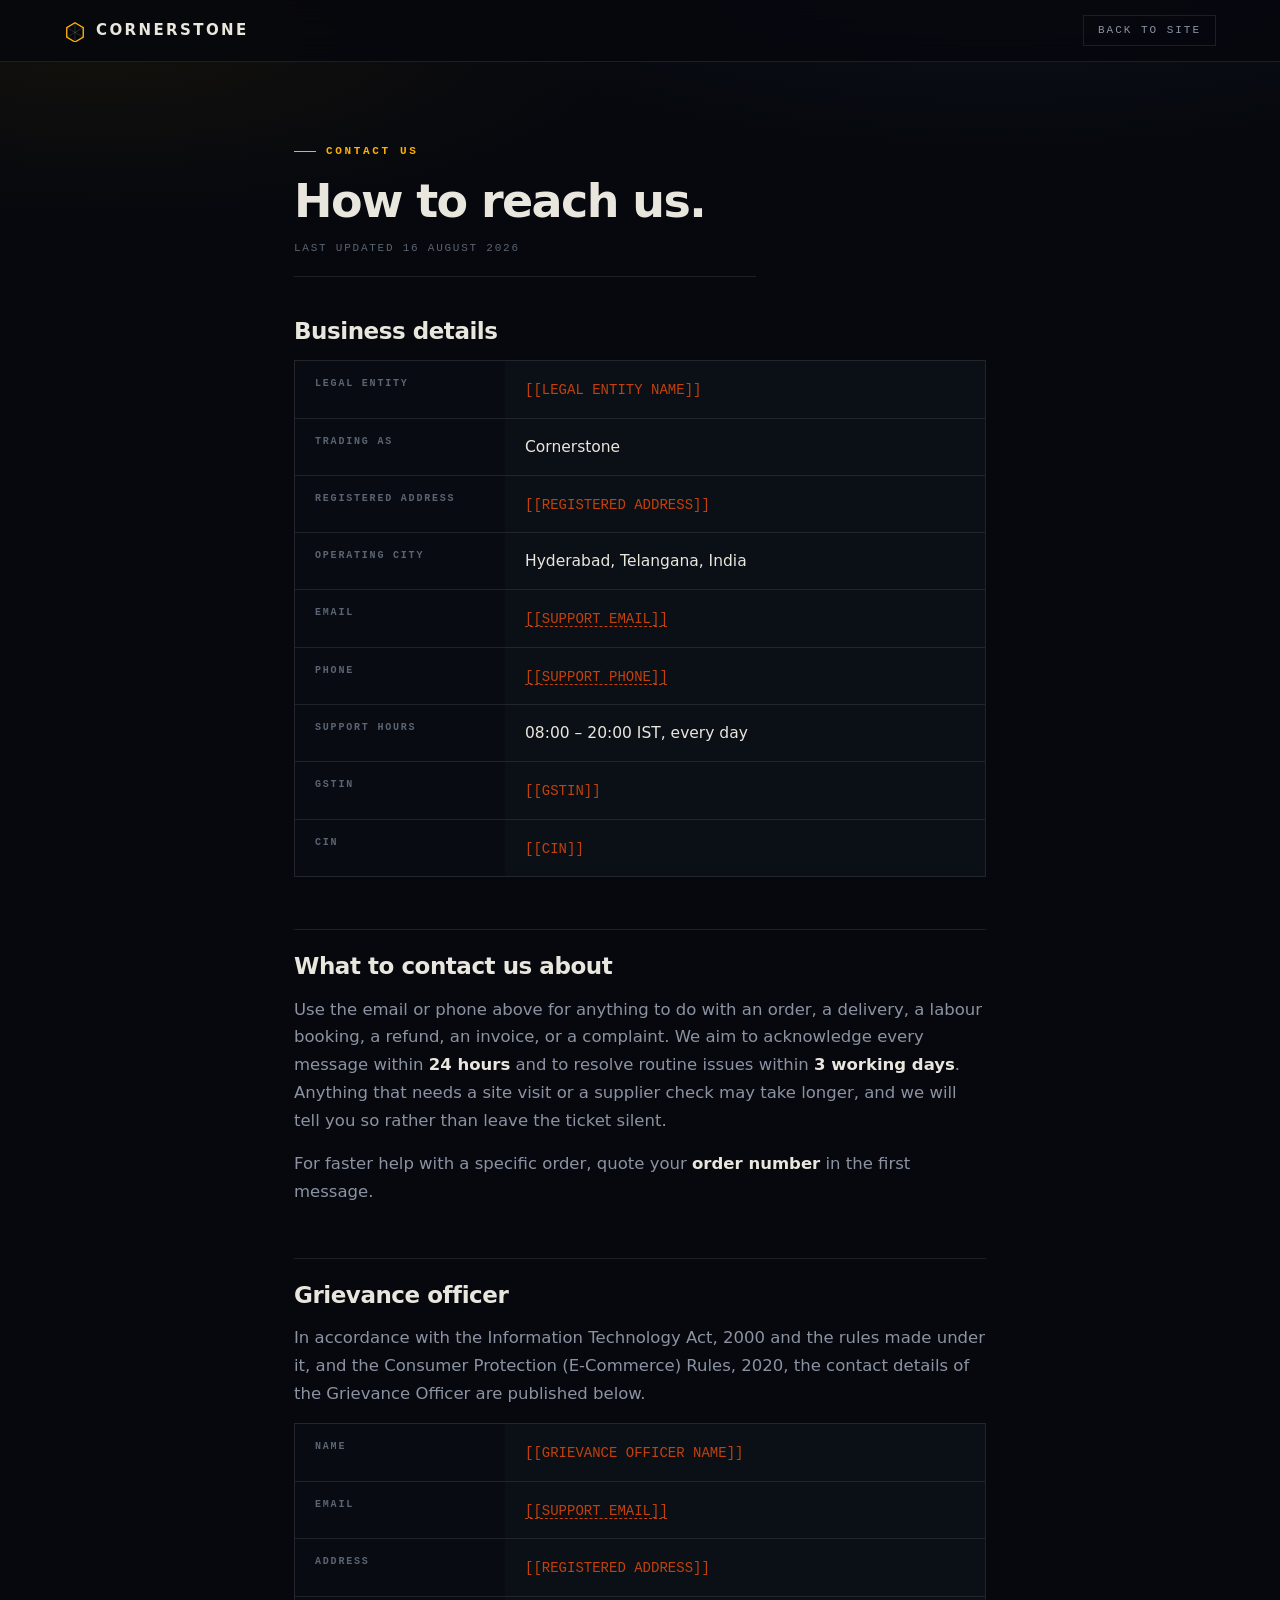
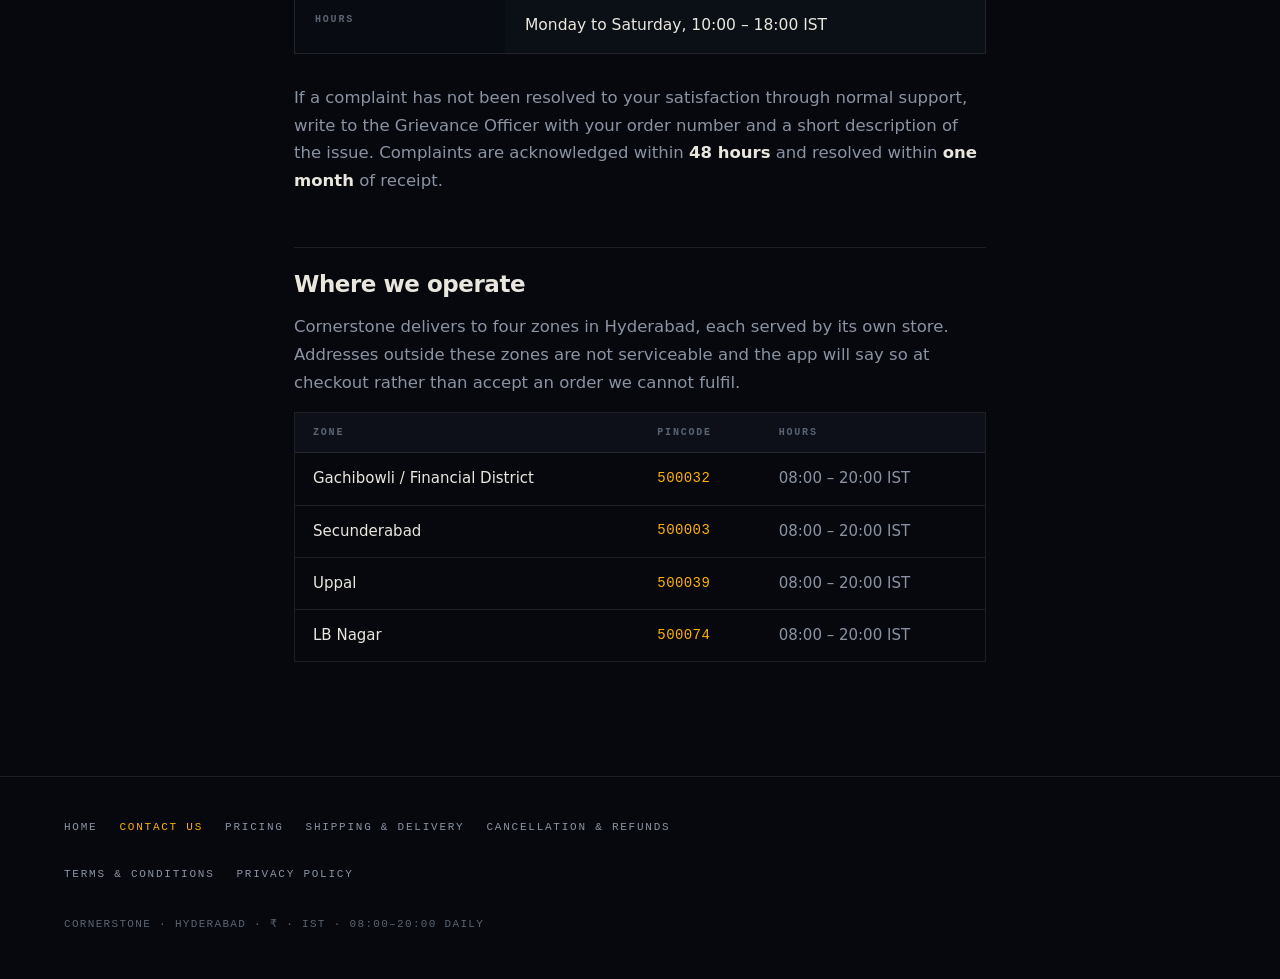
<file: contact.html>
<!doctype html>
<html lang="en">
<head>
<meta charset="utf-8" />
<meta name="viewport" content="width=device-width, initial-scale=1" />
<title>Contact Us — Cornerstone</title>
<meta name="description" content="How to reach Cornerstone: support email, phone, operating hours, registered address and grievance officer." />
<meta name="theme-color" content="#06080D" />
<link rel="stylesheet" href="policy.css" />
<link rel="icon" href="data:image/svg+xml,%3Csvg xmlns='http://www.w3.org/2000/svg' viewBox='0 0 32 32'%3E%3Crect width='32' height='32' fill='%2306080D'/%3E%3Cpath d='M16 5 27 11.5v13L16 31 5 24.5v-13z' fill='none' stroke='%23FFB000' stroke-width='2'/%3E%3C/svg%3E" />
</head>
<body>

<header class="mast">
  <a class="wordmark" href="index.html">
    <svg viewBox="0 0 32 32" aria-hidden="true"><path d="M16 4 28 11v14L16 32 4 25V11z" fill="none" stroke="#FFB000" stroke-width="2"/><path d="M16 4v28M4 11l24 14M28 11 4 25" stroke="rgba(233,230,222,.22)" stroke-width="1"/></svg>
    <b>Cornerstone</b>
  </a>
  <a class="back" href="index.html">Back to site</a>
</header>

<main>
  <p class="doc-kicker">Contact us</p>
  <h1>How to reach us.</h1>
  <p class="updated">Last updated 16 August 2026</p>

  <section>
    <h2>Business details</h2>
    <div class="facts">
      <dl>
        <dt>Legal entity</dt>
        <dd><span class="todo">[[LEGAL ENTITY NAME]]</span></dd>

        <dt>Trading as</dt>
        <dd>Cornerstone</dd>

        <dt>Registered address</dt>
        <dd><span class="todo">[[REGISTERED ADDRESS]]</span></dd>

        <dt>Operating city</dt>
        <dd>Hyderabad, Telangana, India</dd>

        <dt>Email</dt>
        <dd><a href="mailto:[[SUPPORT EMAIL]]">[[SUPPORT EMAIL]]</a></dd>

        <dt>Phone</dt>
        <dd><a href="tel:[[SUPPORT PHONE]]">[[SUPPORT PHONE]]</a></dd>

        <dt>Support hours</dt>
        <dd>08:00 – 20:00 IST, every day</dd>

        <dt>GSTIN</dt>
        <dd><span class="todo">[[GSTIN]]</span></dd>

        <dt>CIN</dt>
        <dd><span class="todo">[[CIN]]</span></dd>
      </dl>
    </div>
  </section>

  <section>
    <h2>What to contact us about</h2>
    <p>
      Use the email or phone above for anything to do with an order, a delivery, a labour booking, a
      refund, an invoice, or a complaint. We aim to acknowledge every message within
      <strong>24 hours</strong> and to resolve routine issues within <strong>3 working days</strong>.
      Anything that needs a site visit or a supplier check may take longer, and we will tell you so
      rather than leave the ticket silent.
    </p>
    <p>
      For faster help with a specific order, quote your <strong>order number</strong> in the first
      message.
    </p>
  </section>

  <section>
    <h2>Grievance officer</h2>
    <p>
      In accordance with the Information Technology Act, 2000 and the rules made under it, and the
      Consumer Protection (E-Commerce) Rules, 2020, the contact details of the Grievance Officer are
      published below.
    </p>
    <div class="facts">
      <dl>
        <dt>Name</dt>
        <dd><span class="todo">[[GRIEVANCE OFFICER NAME]]</span></dd>

        <dt>Email</dt>
        <dd><a href="mailto:[[SUPPORT EMAIL]]">[[SUPPORT EMAIL]]</a></dd>

        <dt>Address</dt>
        <dd><span class="todo">[[REGISTERED ADDRESS]]</span></dd>

        <dt>Hours</dt>
        <dd>Monday to Saturday, 10:00 – 18:00 IST</dd>
      </dl>
    </div>
    <p>
      If a complaint has not been resolved to your satisfaction through normal support, write to the
      Grievance Officer with your order number and a short description of the issue. Complaints are
      acknowledged within <strong>48 hours</strong> and resolved within <strong>one month</strong> of
      receipt.
    </p>
  </section>

  <section>
    <h2>Where we operate</h2>
    <p>
      Cornerstone delivers to four zones in Hyderabad, each served by its own store. Addresses outside
      these zones are not serviceable and the app will say so at checkout rather than accept an order
      we cannot fulfil.
    </p>
    <div class="tablewrap">
      <table>
        <thead><tr><th scope="col">Zone</th><th scope="col">Pincode</th><th scope="col">Hours</th></tr></thead>
        <tbody>
          <tr><td>Gachibowli / Financial District</td><td class="amt">500032</td><td>08:00 – 20:00 IST</td></tr>
          <tr><td>Secunderabad</td><td class="amt">500003</td><td>08:00 – 20:00 IST</td></tr>
          <tr><td>Uppal</td><td class="amt">500039</td><td>08:00 – 20:00 IST</td></tr>
          <tr><td>LB Nagar</td><td class="amt">500074</td><td>08:00 – 20:00 IST</td></tr>
        </tbody>
      </table>
    </div>
  </section>
</main>

<footer>
  <ul class="legal-nav">
    <li><a href="index.html">Home</a></li>
    <li><a href="contact.html" aria-current="page">Contact us</a></li>
    <li><a href="pricing.html">Pricing</a></li>
    <li><a href="shipping.html">Shipping &amp; delivery</a></li>
    <li><a href="refunds.html">Cancellation &amp; refunds</a></li>
    <li><a href="terms.html">Terms &amp; conditions</a></li>
    <li><a href="privacy.html">Privacy policy</a></li>
  </ul>
  <p class="colophon">Cornerstone · Hyderabad · ₹ · IST · 08:00–20:00 daily</p>
</footer>

</body>
</html>
</file>
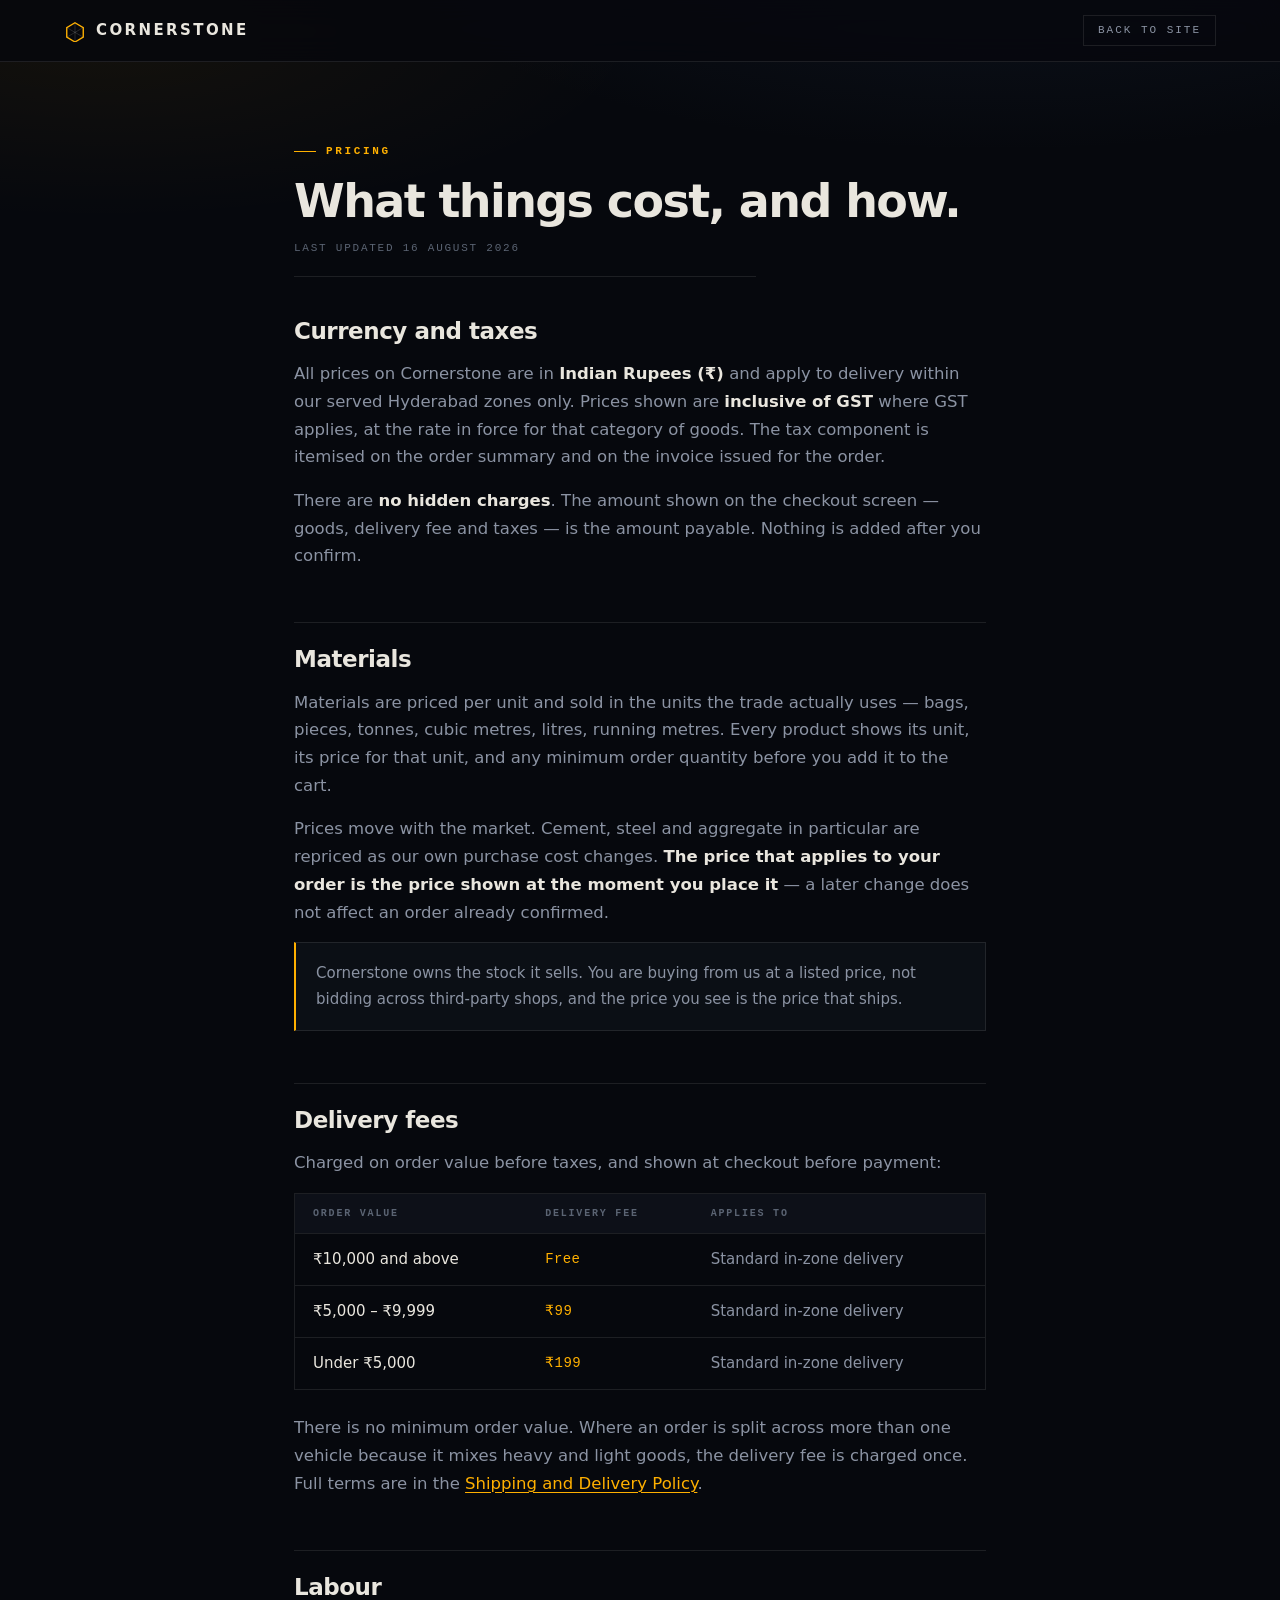
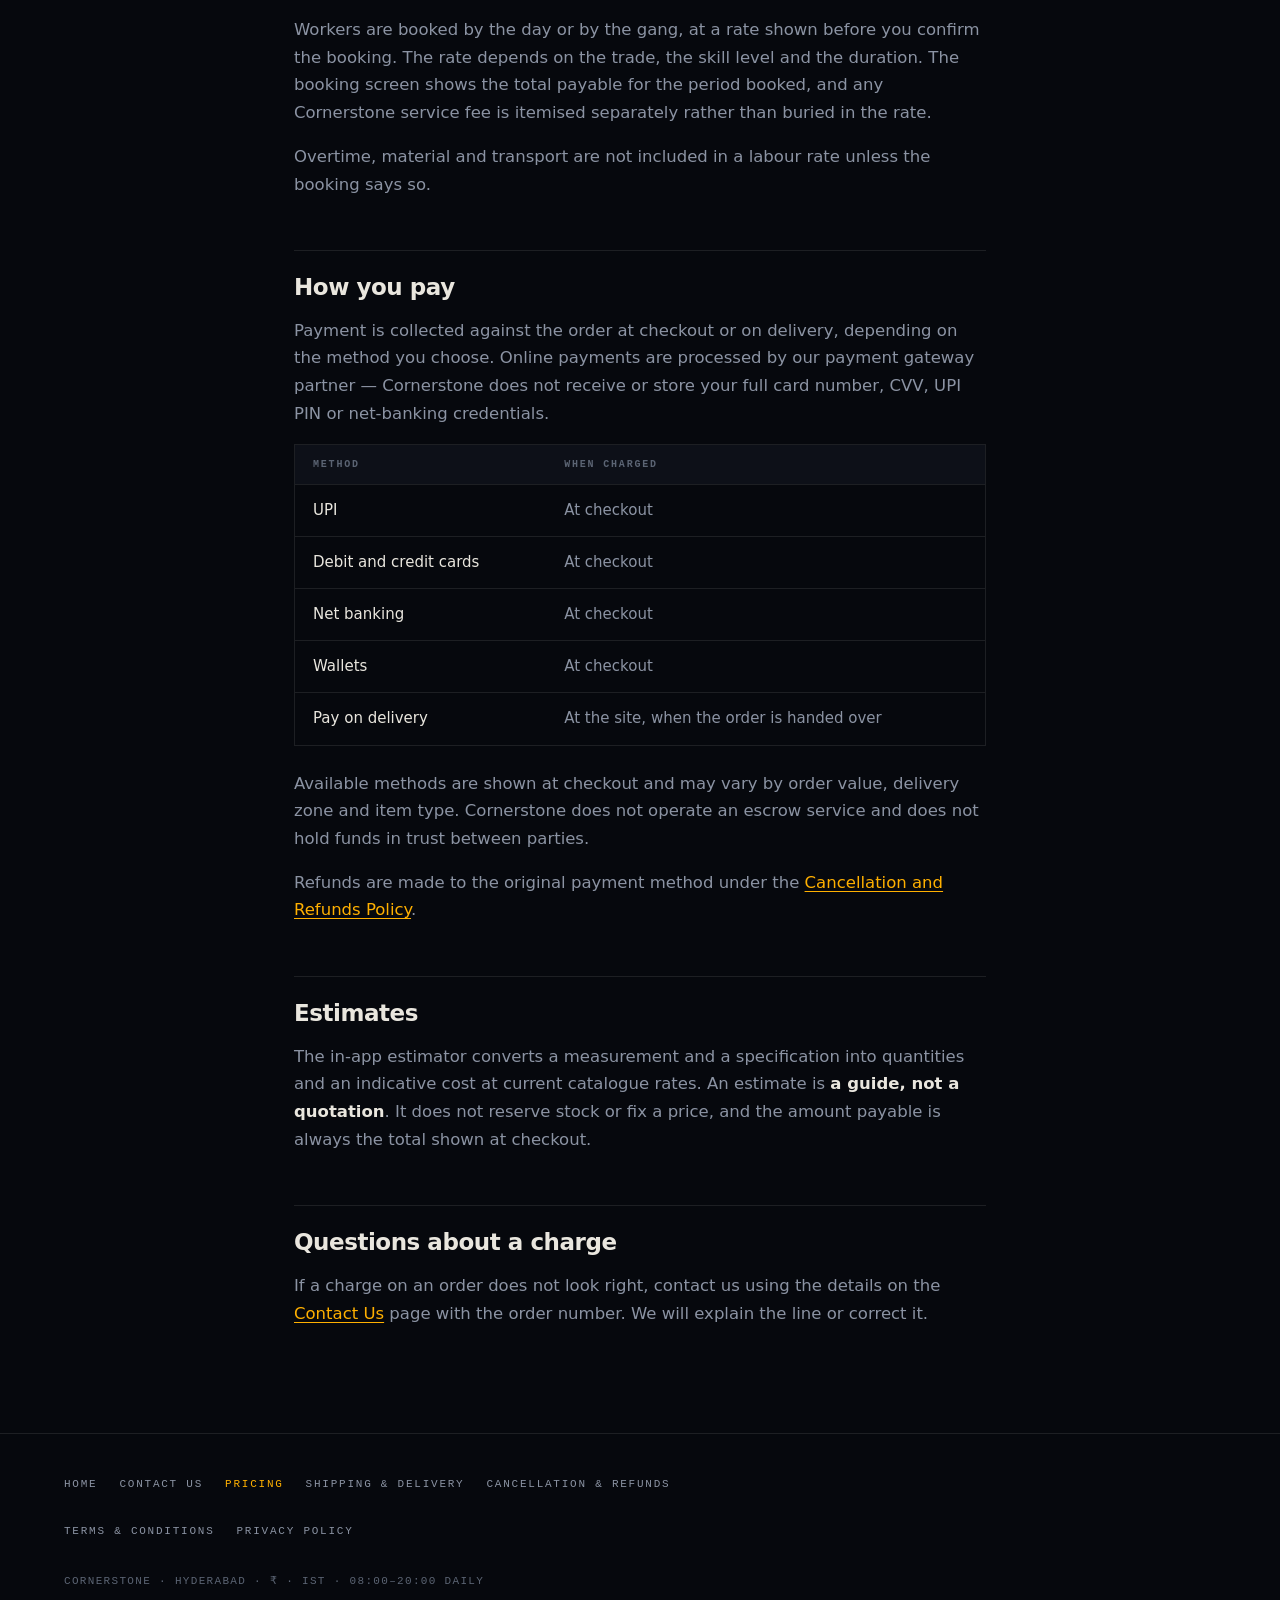
<file: pricing.html>
<!doctype html>
<html lang="en">
<head>
<meta charset="utf-8" />
<meta name="viewport" content="width=device-width, initial-scale=1" />
<title>Pricing — Cornerstone</title>
<meta name="description" content="How Cornerstone prices materials and labour: currency, taxes, delivery fees, accepted payment methods and what is charged when." />
<meta name="theme-color" content="#06080D" />
<link rel="stylesheet" href="policy.css" />
<link rel="icon" href="data:image/svg+xml,%3Csvg xmlns='http://www.w3.org/2000/svg' viewBox='0 0 32 32'%3E%3Crect width='32' height='32' fill='%2306080D'/%3E%3Cpath d='M16 5 27 11.5v13L16 31 5 24.5v-13z' fill='none' stroke='%23FFB000' stroke-width='2'/%3E%3C/svg%3E" />
</head>
<body>

<header class="mast">
  <a class="wordmark" href="index.html">
    <svg viewBox="0 0 32 32" aria-hidden="true"><path d="M16 4 28 11v14L16 32 4 25V11z" fill="none" stroke="#FFB000" stroke-width="2"/><path d="M16 4v28M4 11l24 14M28 11 4 25" stroke="rgba(233,230,222,.22)" stroke-width="1"/></svg>
    <b>Cornerstone</b>
  </a>
  <a class="back" href="index.html">Back to site</a>
</header>

<main>
  <p class="doc-kicker">Pricing</p>
  <h1>What things cost, and how.</h1>
  <p class="updated">Last updated 16 August 2026</p>

  <section>
    <h2>Currency and taxes</h2>
    <p>
      All prices on Cornerstone are in <strong>Indian Rupees (₹)</strong> and apply to delivery within
      our served Hyderabad zones only. Prices shown are <strong>inclusive of GST</strong> where GST
      applies, at the rate in force for that category of goods. The tax component is itemised on the
      order summary and on the invoice issued for the order.
    </p>
    <p>
      There are <strong>no hidden charges</strong>. The amount shown on the checkout screen — goods,
      delivery fee and taxes — is the amount payable. Nothing is added after you confirm.
    </p>
  </section>

  <section>
    <h2>Materials</h2>
    <p>
      Materials are priced per unit and sold in the units the trade actually uses — bags, pieces,
      tonnes, cubic metres, litres, running metres. Every product shows its unit, its price for that
      unit, and any minimum order quantity before you add it to the cart.
    </p>
    <p>
      Prices move with the market. Cement, steel and aggregate in particular are repriced as our own
      purchase cost changes. <strong>The price that applies to your order is the price shown at the
      moment you place it</strong> — a later change does not affect an order already confirmed.
    </p>
    <div class="note">
      <p>
        Cornerstone owns the stock it sells. You are buying from us at a listed price, not bidding
        across third-party shops, and the price you see is the price that ships.
      </p>
    </div>
  </section>

  <section>
    <h2>Delivery fees</h2>
    <p>Charged on order value before taxes, and shown at checkout before payment:</p>
    <div class="tablewrap">
      <table>
        <thead><tr><th scope="col">Order value</th><th scope="col">Delivery fee</th><th scope="col">Applies to</th></tr></thead>
        <tbody>
          <tr><td>₹10,000 and above</td><td class="amt">Free</td><td>Standard in-zone delivery</td></tr>
          <tr><td>₹5,000 – ₹9,999</td><td class="amt">₹99</td><td>Standard in-zone delivery</td></tr>
          <tr><td>Under ₹5,000</td><td class="amt">₹199</td><td>Standard in-zone delivery</td></tr>
        </tbody>
      </table>
    </div>
    <p>
      There is no minimum order value. Where an order is split across more than one vehicle because it
      mixes heavy and light goods, the delivery fee is charged once. Full terms are in the
      <a href="shipping.html">Shipping and Delivery Policy</a>.
    </p>
  </section>

  <section>
    <h2>Labour</h2>
    <p>
      Workers are booked by the day or by the gang, at a rate shown before you confirm the booking. The
      rate depends on the trade, the skill level and the duration. The booking screen shows the total
      payable for the period booked, and any Cornerstone service fee is itemised separately rather than
      buried in the rate.
    </p>
    <p>
      Overtime, material and transport are not included in a labour rate unless the booking says so.
    </p>
  </section>

  <section>
    <h2>How you pay</h2>
    <p>
      Payment is collected against the order at checkout or on delivery, depending on the method you
      choose. Online payments are processed by our payment gateway partner — Cornerstone does not
      receive or store your full card number, CVV, UPI PIN or net-banking credentials.
    </p>
    <div class="tablewrap">
      <table>
        <thead><tr><th scope="col">Method</th><th scope="col">When charged</th></tr></thead>
        <tbody>
          <tr><td>UPI</td><td>At checkout</td></tr>
          <tr><td>Debit and credit cards</td><td>At checkout</td></tr>
          <tr><td>Net banking</td><td>At checkout</td></tr>
          <tr><td>Wallets</td><td>At checkout</td></tr>
          <tr><td>Pay on delivery</td><td>At the site, when the order is handed over</td></tr>
        </tbody>
      </table>
    </div>
    <p>
      Available methods are shown at checkout and may vary by order value, delivery zone and item type.
      Cornerstone does not operate an escrow service and does not hold funds in trust between parties.
    </p>
    <p>
      Refunds are made to the original payment method under the
      <a href="refunds.html">Cancellation and Refunds Policy</a>.
    </p>
  </section>

  <section>
    <h2>Estimates</h2>
    <p>
      The in-app estimator converts a measurement and a specification into quantities and an indicative
      cost at current catalogue rates. An estimate is <strong>a guide, not a quotation</strong>. It does
      not reserve stock or fix a price, and the amount payable is always the total shown at checkout.
    </p>
  </section>

  <section>
    <h2>Questions about a charge</h2>
    <p>
      If a charge on an order does not look right, contact us using the details on the
      <a href="contact.html">Contact Us</a> page with the order number. We will explain the line or
      correct it.
    </p>
  </section>
</main>

<footer>
  <ul class="legal-nav">
    <li><a href="index.html">Home</a></li>
    <li><a href="contact.html">Contact us</a></li>
    <li><a href="pricing.html" aria-current="page">Pricing</a></li>
    <li><a href="shipping.html">Shipping &amp; delivery</a></li>
    <li><a href="refunds.html">Cancellation &amp; refunds</a></li>
    <li><a href="terms.html">Terms &amp; conditions</a></li>
    <li><a href="privacy.html">Privacy policy</a></li>
  </ul>
  <p class="colophon">Cornerstone · Hyderabad · ₹ · IST · 08:00–20:00 daily</p>
</footer>

</body>
</html>
</file>
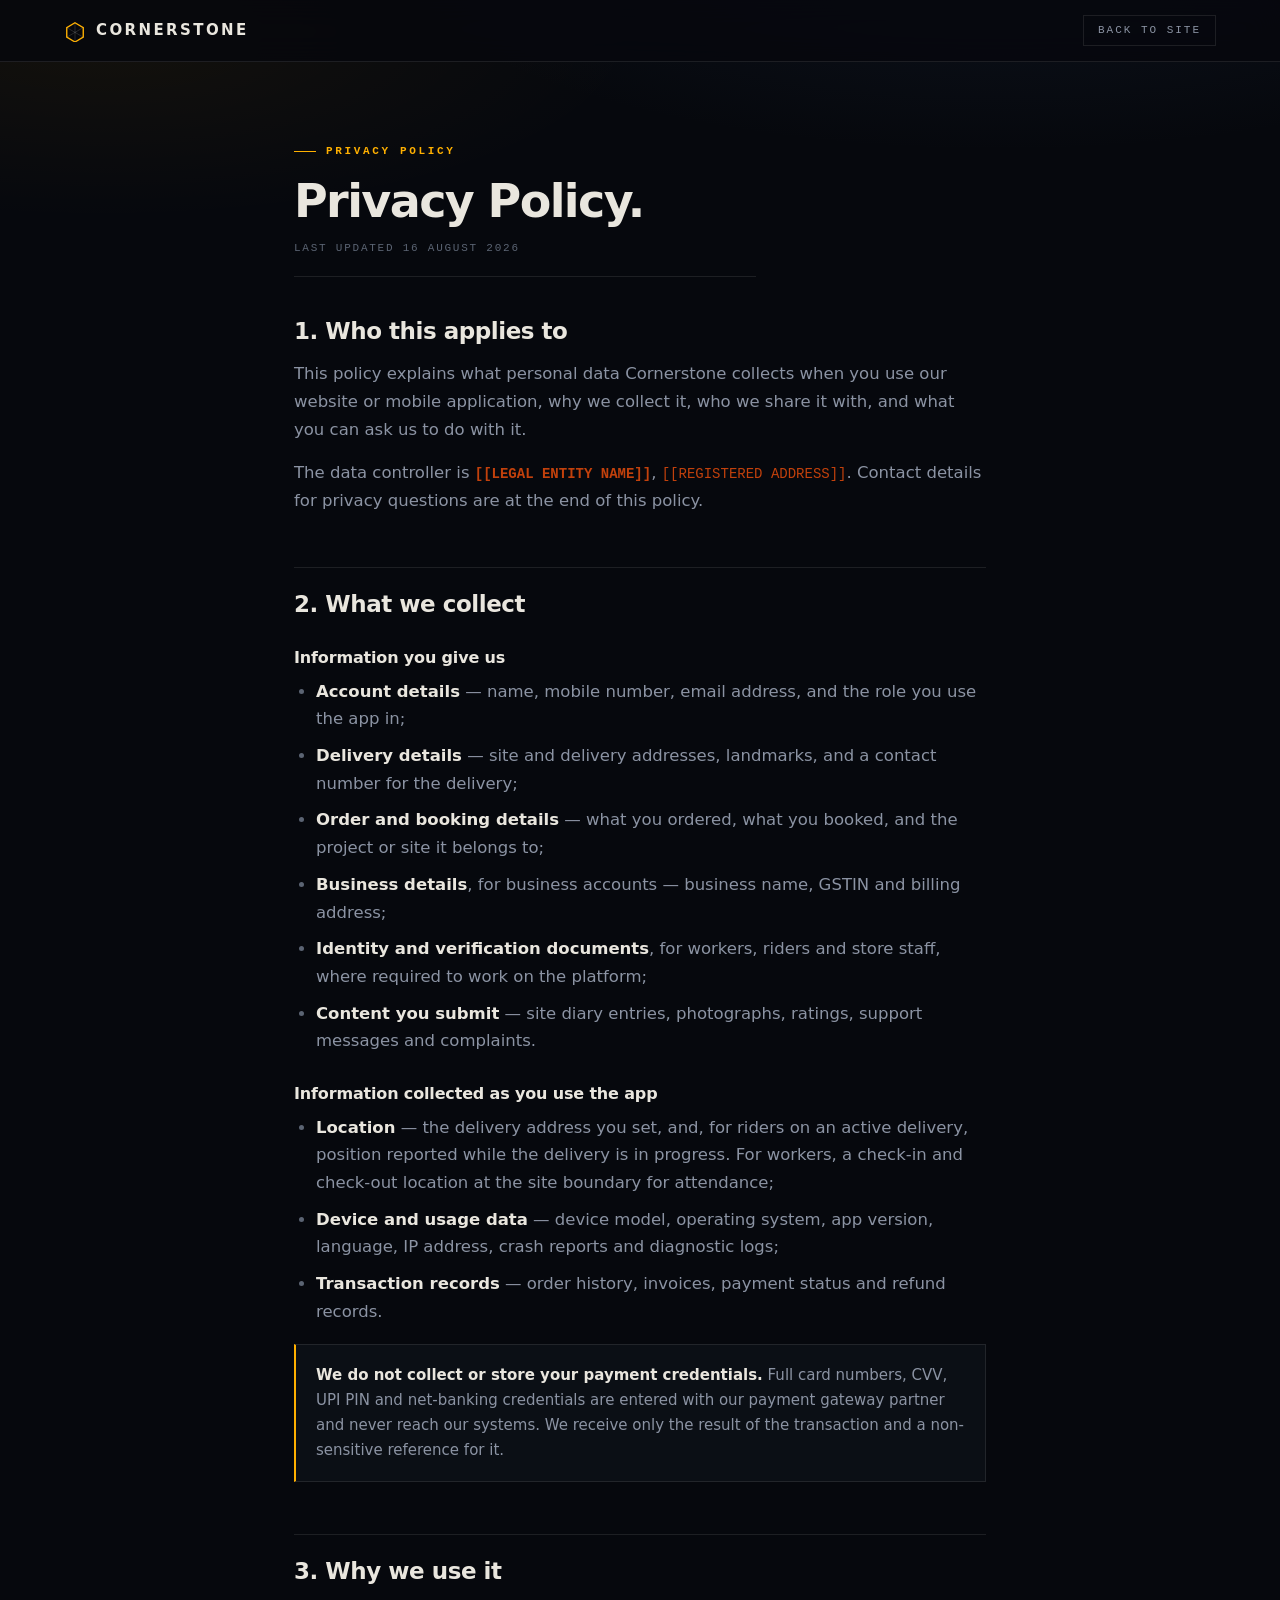
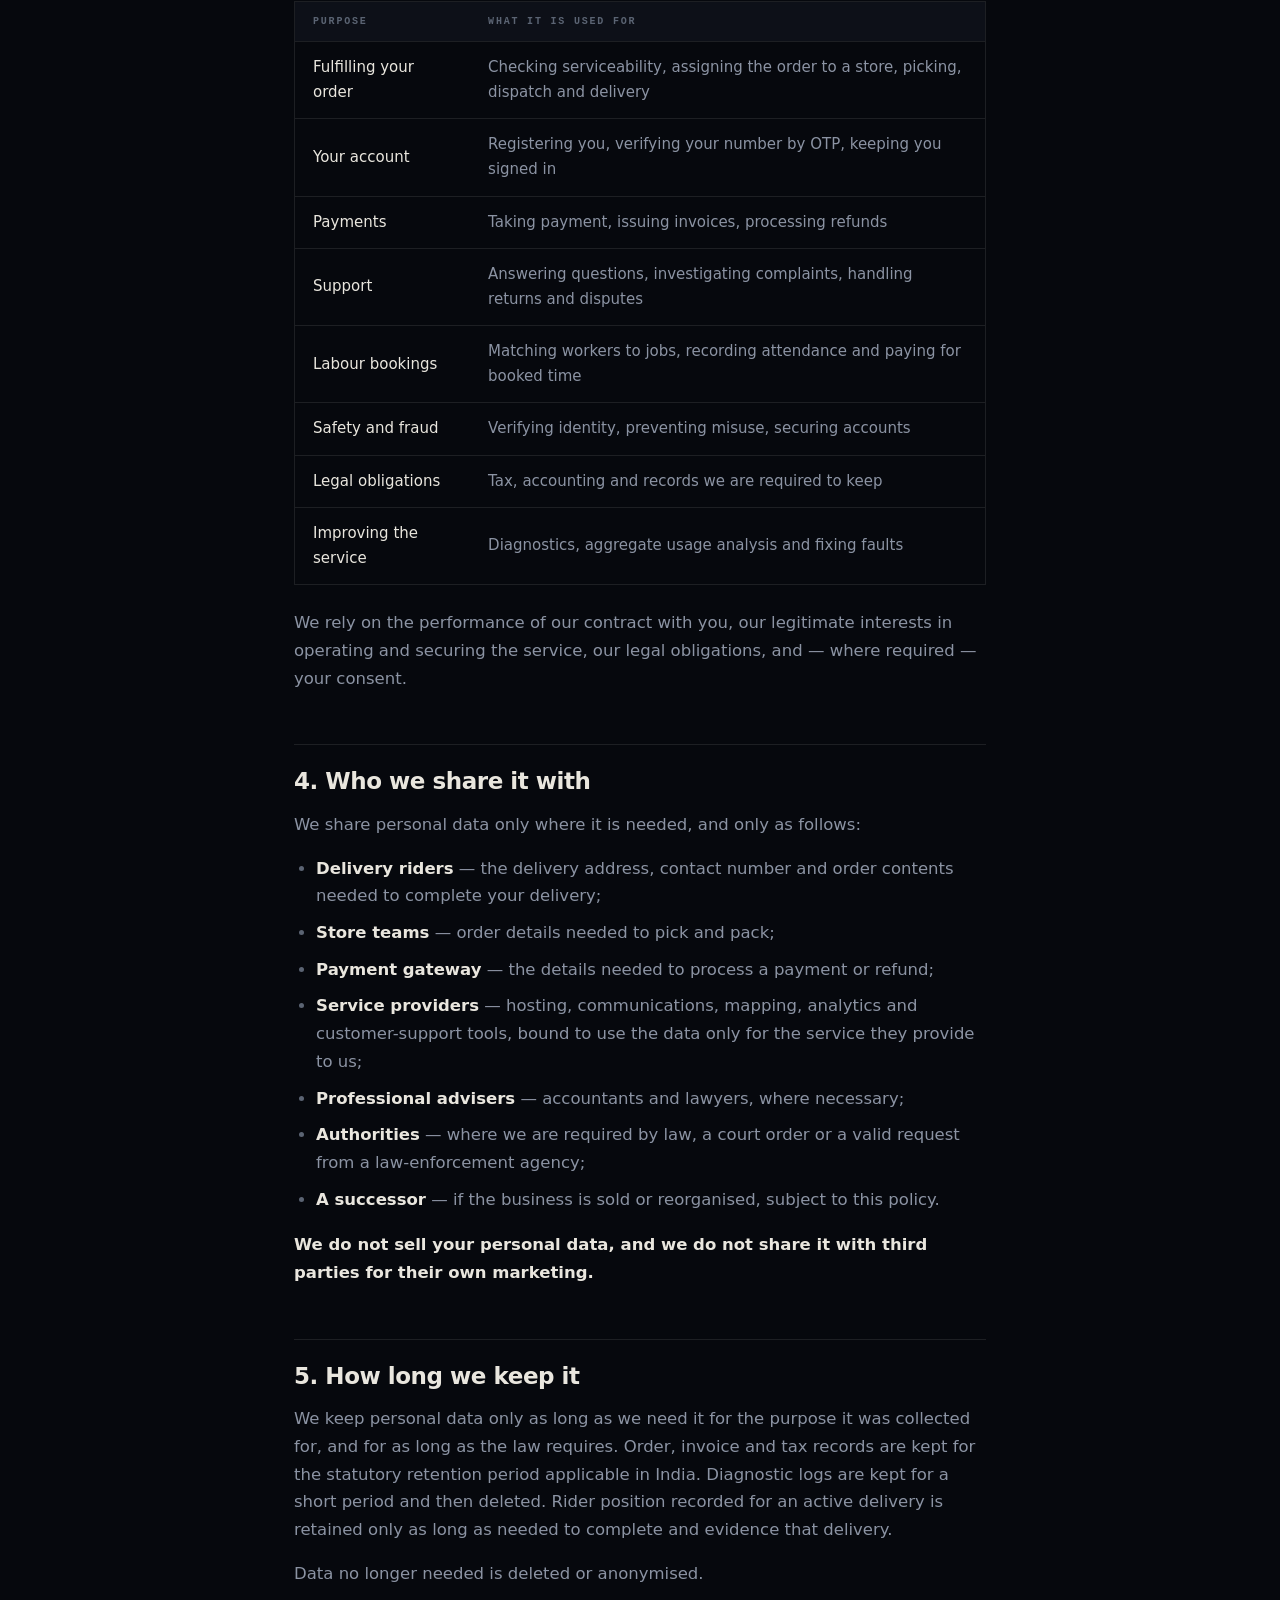
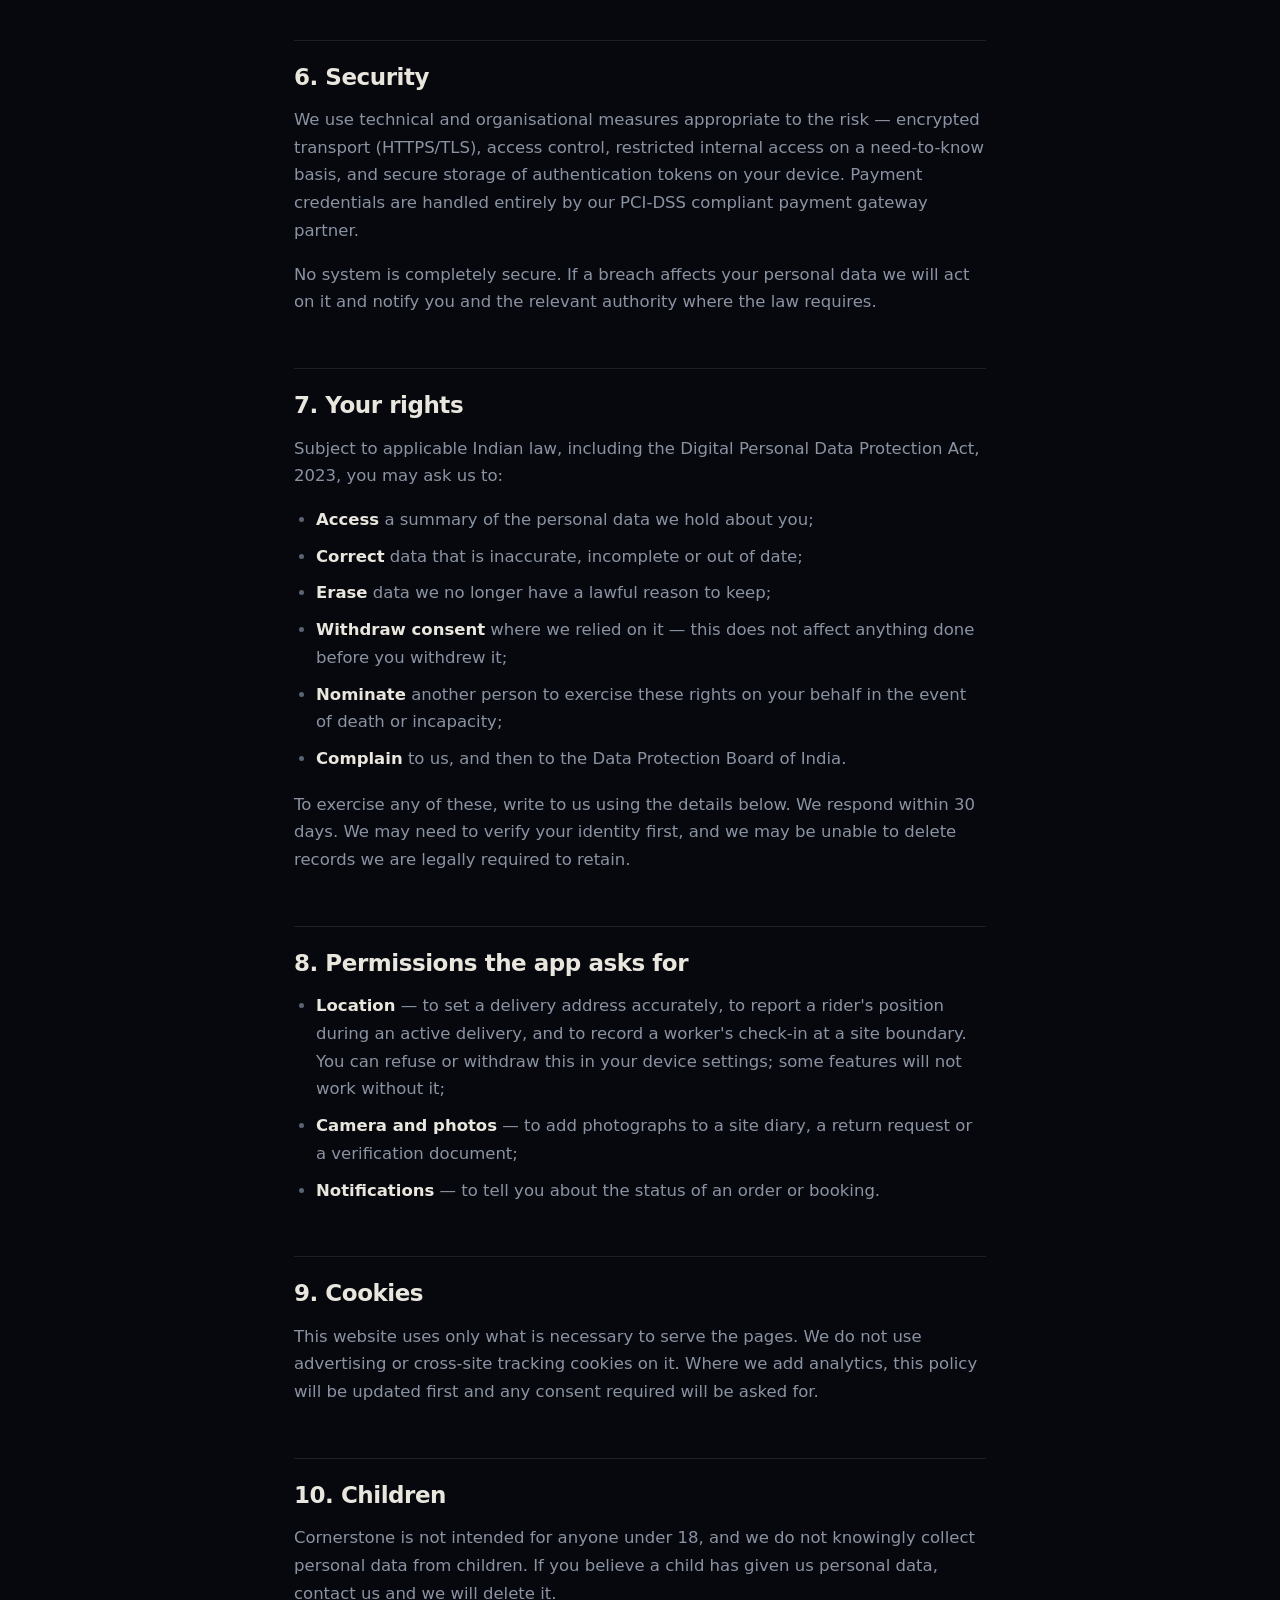
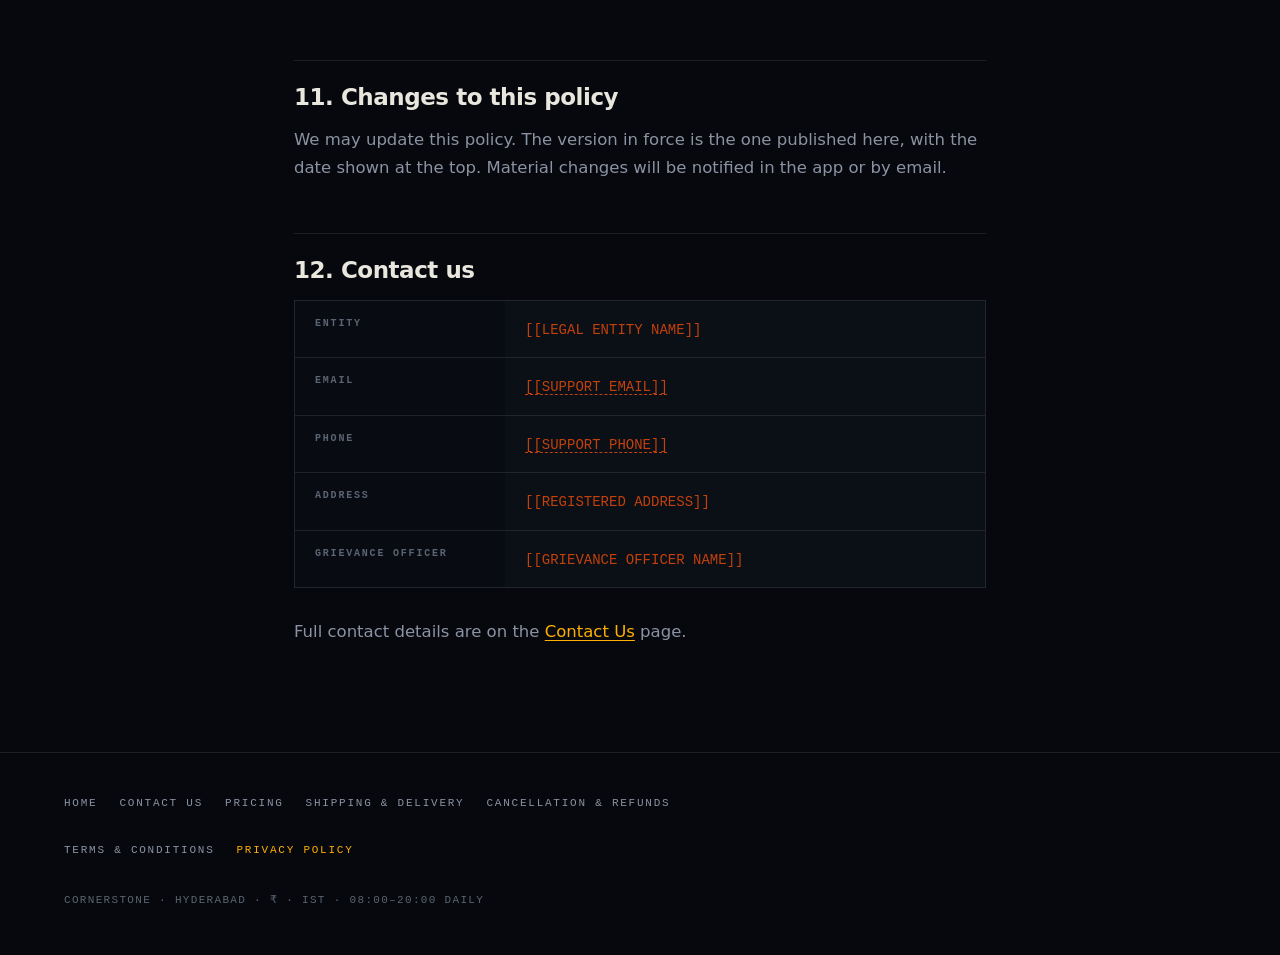
<file: privacy.html>
<!doctype html>
<html lang="en">
<head>
<meta charset="utf-8" />
<meta name="viewport" content="width=device-width, initial-scale=1" />
<title>Privacy Policy — Cornerstone</title>
<meta name="description" content="What personal data Cornerstone collects, why, who it is shared with, how long it is kept, and your rights." />
<meta name="theme-color" content="#06080D" />
<link rel="stylesheet" href="policy.css" />
<link rel="icon" href="data:image/svg+xml,%3Csvg xmlns='http://www.w3.org/2000/svg' viewBox='0 0 32 32'%3E%3Crect width='32' height='32' fill='%2306080D'/%3E%3Cpath d='M16 5 27 11.5v13L16 31 5 24.5v-13z' fill='none' stroke='%23FFB000' stroke-width='2'/%3E%3C/svg%3E" />
</head>
<body>

<header class="mast">
  <a class="wordmark" href="index.html">
    <svg viewBox="0 0 32 32" aria-hidden="true"><path d="M16 4 28 11v14L16 32 4 25V11z" fill="none" stroke="#FFB000" stroke-width="2"/><path d="M16 4v28M4 11l24 14M28 11 4 25" stroke="rgba(233,230,222,.22)" stroke-width="1"/></svg>
    <b>Cornerstone</b>
  </a>
  <a class="back" href="index.html">Back to site</a>
</header>

<main>
  <p class="doc-kicker">Privacy policy</p>
  <h1>Privacy Policy.</h1>
  <p class="updated">Last updated 16 August 2026</p>

  <section>
    <h2>1. Who this applies to</h2>
    <p>
      This policy explains what personal data Cornerstone collects when you use our website or mobile
      application, why we collect it, who we share it with, and what you can ask us to do with it.
    </p>
    <p>
      The data controller is <strong><span class="todo">[[LEGAL ENTITY NAME]]</span></strong>,
      <span class="todo">[[REGISTERED ADDRESS]]</span>. Contact details for privacy questions are at the
      end of this policy.
    </p>
  </section>

  <section>
    <h2>2. What we collect</h2>
    <h3>Information you give us</h3>
    <ul>
      <li><strong>Account details</strong> — name, mobile number, email address, and the role you use the app in;</li>
      <li><strong>Delivery details</strong> — site and delivery addresses, landmarks, and a contact number for the delivery;</li>
      <li><strong>Order and booking details</strong> — what you ordered, what you booked, and the project or site it belongs to;</li>
      <li><strong>Business details</strong>, for business accounts — business name, GSTIN and billing address;</li>
      <li><strong>Identity and verification documents</strong>, for workers, riders and store staff, where required to work on the platform;</li>
      <li><strong>Content you submit</strong> — site diary entries, photographs, ratings, support messages and complaints.</li>
    </ul>

    <h3>Information collected as you use the app</h3>
    <ul>
      <li><strong>Location</strong> — the delivery address you set, and, for riders on an active delivery, position reported while the delivery is in progress. For workers, a check-in and check-out location at the site boundary for attendance;</li>
      <li><strong>Device and usage data</strong> — device model, operating system, app version, language, IP address, crash reports and diagnostic logs;</li>
      <li><strong>Transaction records</strong> — order history, invoices, payment status and refund records.</li>
    </ul>

    <div class="note">
      <p>
        <strong>We do not collect or store your payment credentials.</strong> Full card numbers, CVV,
        UPI PIN and net-banking credentials are entered with our payment gateway partner and never
        reach our systems. We receive only the result of the transaction and a non-sensitive reference
        for it.
      </p>
    </div>
  </section>

  <section>
    <h2>3. Why we use it</h2>
    <div class="tablewrap">
      <table>
        <thead><tr><th scope="col">Purpose</th><th scope="col">What it is used for</th></tr></thead>
        <tbody>
          <tr><td>Fulfilling your order</td><td>Checking serviceability, assigning the order to a store, picking, dispatch and delivery</td></tr>
          <tr><td>Your account</td><td>Registering you, verifying your number by OTP, keeping you signed in</td></tr>
          <tr><td>Payments</td><td>Taking payment, issuing invoices, processing refunds</td></tr>
          <tr><td>Support</td><td>Answering questions, investigating complaints, handling returns and disputes</td></tr>
          <tr><td>Labour bookings</td><td>Matching workers to jobs, recording attendance and paying for booked time</td></tr>
          <tr><td>Safety and fraud</td><td>Verifying identity, preventing misuse, securing accounts</td></tr>
          <tr><td>Legal obligations</td><td>Tax, accounting and records we are required to keep</td></tr>
          <tr><td>Improving the service</td><td>Diagnostics, aggregate usage analysis and fixing faults</td></tr>
        </tbody>
      </table>
    </div>
    <p>
      We rely on the performance of our contract with you, our legitimate interests in operating and
      securing the service, our legal obligations, and — where required — your consent.
    </p>
  </section>

  <section>
    <h2>4. Who we share it with</h2>
    <p>We share personal data only where it is needed, and only as follows:</p>
    <ul>
      <li><strong>Delivery riders</strong> — the delivery address, contact number and order contents needed to complete your delivery;</li>
      <li><strong>Store teams</strong> — order details needed to pick and pack;</li>
      <li><strong>Payment gateway</strong> — the details needed to process a payment or refund;</li>
      <li><strong>Service providers</strong> — hosting, communications, mapping, analytics and customer-support tools, bound to use the data only for the service they provide to us;</li>
      <li><strong>Professional advisers</strong> — accountants and lawyers, where necessary;</li>
      <li><strong>Authorities</strong> — where we are required by law, a court order or a valid request from a law-enforcement agency;</li>
      <li><strong>A successor</strong> — if the business is sold or reorganised, subject to this policy.</li>
    </ul>
    <p><strong>We do not sell your personal data, and we do not share it with third parties for their own marketing.</strong></p>
  </section>

  <section>
    <h2>5. How long we keep it</h2>
    <p>
      We keep personal data only as long as we need it for the purpose it was collected for, and for as
      long as the law requires. Order, invoice and tax records are kept for the statutory retention
      period applicable in India. Diagnostic logs are kept for a short period and then deleted.
      Rider position recorded for an active delivery is retained only as long as needed to complete and
      evidence that delivery.
    </p>
    <p>Data no longer needed is deleted or anonymised.</p>
  </section>

  <section>
    <h2>6. Security</h2>
    <p>
      We use technical and organisational measures appropriate to the risk — encrypted transport
      (HTTPS/TLS), access control, restricted internal access on a need-to-know basis, and secure
      storage of authentication tokens on your device. Payment credentials are handled entirely by our
      PCI-DSS compliant payment gateway partner.
    </p>
    <p>
      No system is completely secure. If a breach affects your personal data we will act on it and
      notify you and the relevant authority where the law requires.
    </p>
  </section>

  <section>
    <h2>7. Your rights</h2>
    <p>Subject to applicable Indian law, including the Digital Personal Data Protection Act, 2023, you may ask us to:</p>
    <ul>
      <li><strong>Access</strong> a summary of the personal data we hold about you;</li>
      <li><strong>Correct</strong> data that is inaccurate, incomplete or out of date;</li>
      <li><strong>Erase</strong> data we no longer have a lawful reason to keep;</li>
      <li><strong>Withdraw consent</strong> where we relied on it — this does not affect anything done before you withdrew it;</li>
      <li><strong>Nominate</strong> another person to exercise these rights on your behalf in the event of death or incapacity;</li>
      <li><strong>Complain</strong> to us, and then to the Data Protection Board of India.</li>
    </ul>
    <p>
      To exercise any of these, write to us using the details below. We respond within 30 days. We may
      need to verify your identity first, and we may be unable to delete records we are legally required
      to retain.
    </p>
  </section>

  <section>
    <h2>8. Permissions the app asks for</h2>
    <ul>
      <li><strong>Location</strong> — to set a delivery address accurately, to report a rider's position during an active delivery, and to record a worker's check-in at a site boundary. You can refuse or withdraw this in your device settings; some features will not work without it;</li>
      <li><strong>Camera and photos</strong> — to add photographs to a site diary, a return request or a verification document;</li>
      <li><strong>Notifications</strong> — to tell you about the status of an order or booking.</li>
    </ul>
  </section>

  <section>
    <h2>9. Cookies</h2>
    <p>
      This website uses only what is necessary to serve the pages. We do not use advertising or
      cross-site tracking cookies on it. Where we add analytics, this policy will be updated first and
      any consent required will be asked for.
    </p>
  </section>

  <section>
    <h2>10. Children</h2>
    <p>
      Cornerstone is not intended for anyone under 18, and we do not knowingly collect personal data
      from children. If you believe a child has given us personal data, contact us and we will delete
      it.
    </p>
  </section>

  <section>
    <h2>11. Changes to this policy</h2>
    <p>
      We may update this policy. The version in force is the one published here, with the date shown at
      the top. Material changes will be notified in the app or by email.
    </p>
  </section>

  <section>
    <h2>12. Contact us</h2>
    <div class="facts">
      <dl>
        <dt>Entity</dt>
        <dd><span class="todo">[[LEGAL ENTITY NAME]]</span></dd>

        <dt>Email</dt>
        <dd><a href="mailto:[[SUPPORT EMAIL]]">[[SUPPORT EMAIL]]</a></dd>

        <dt>Phone</dt>
        <dd><a href="tel:[[SUPPORT PHONE]]">[[SUPPORT PHONE]]</a></dd>

        <dt>Address</dt>
        <dd><span class="todo">[[REGISTERED ADDRESS]]</span></dd>

        <dt>Grievance officer</dt>
        <dd><span class="todo">[[GRIEVANCE OFFICER NAME]]</span></dd>
      </dl>
    </div>
    <p>Full contact details are on the <a href="contact.html">Contact Us</a> page.</p>
  </section>
</main>

<footer>
  <ul class="legal-nav">
    <li><a href="index.html">Home</a></li>
    <li><a href="contact.html">Contact us</a></li>
    <li><a href="pricing.html">Pricing</a></li>
    <li><a href="shipping.html">Shipping &amp; delivery</a></li>
    <li><a href="refunds.html">Cancellation &amp; refunds</a></li>
    <li><a href="terms.html">Terms &amp; conditions</a></li>
    <li><a href="privacy.html" aria-current="page">Privacy policy</a></li>
  </ul>
  <p class="colophon">Cornerstone · Hyderabad · ₹ · IST · 08:00–20:00 daily</p>
</footer>

</body>
</html>
</file>
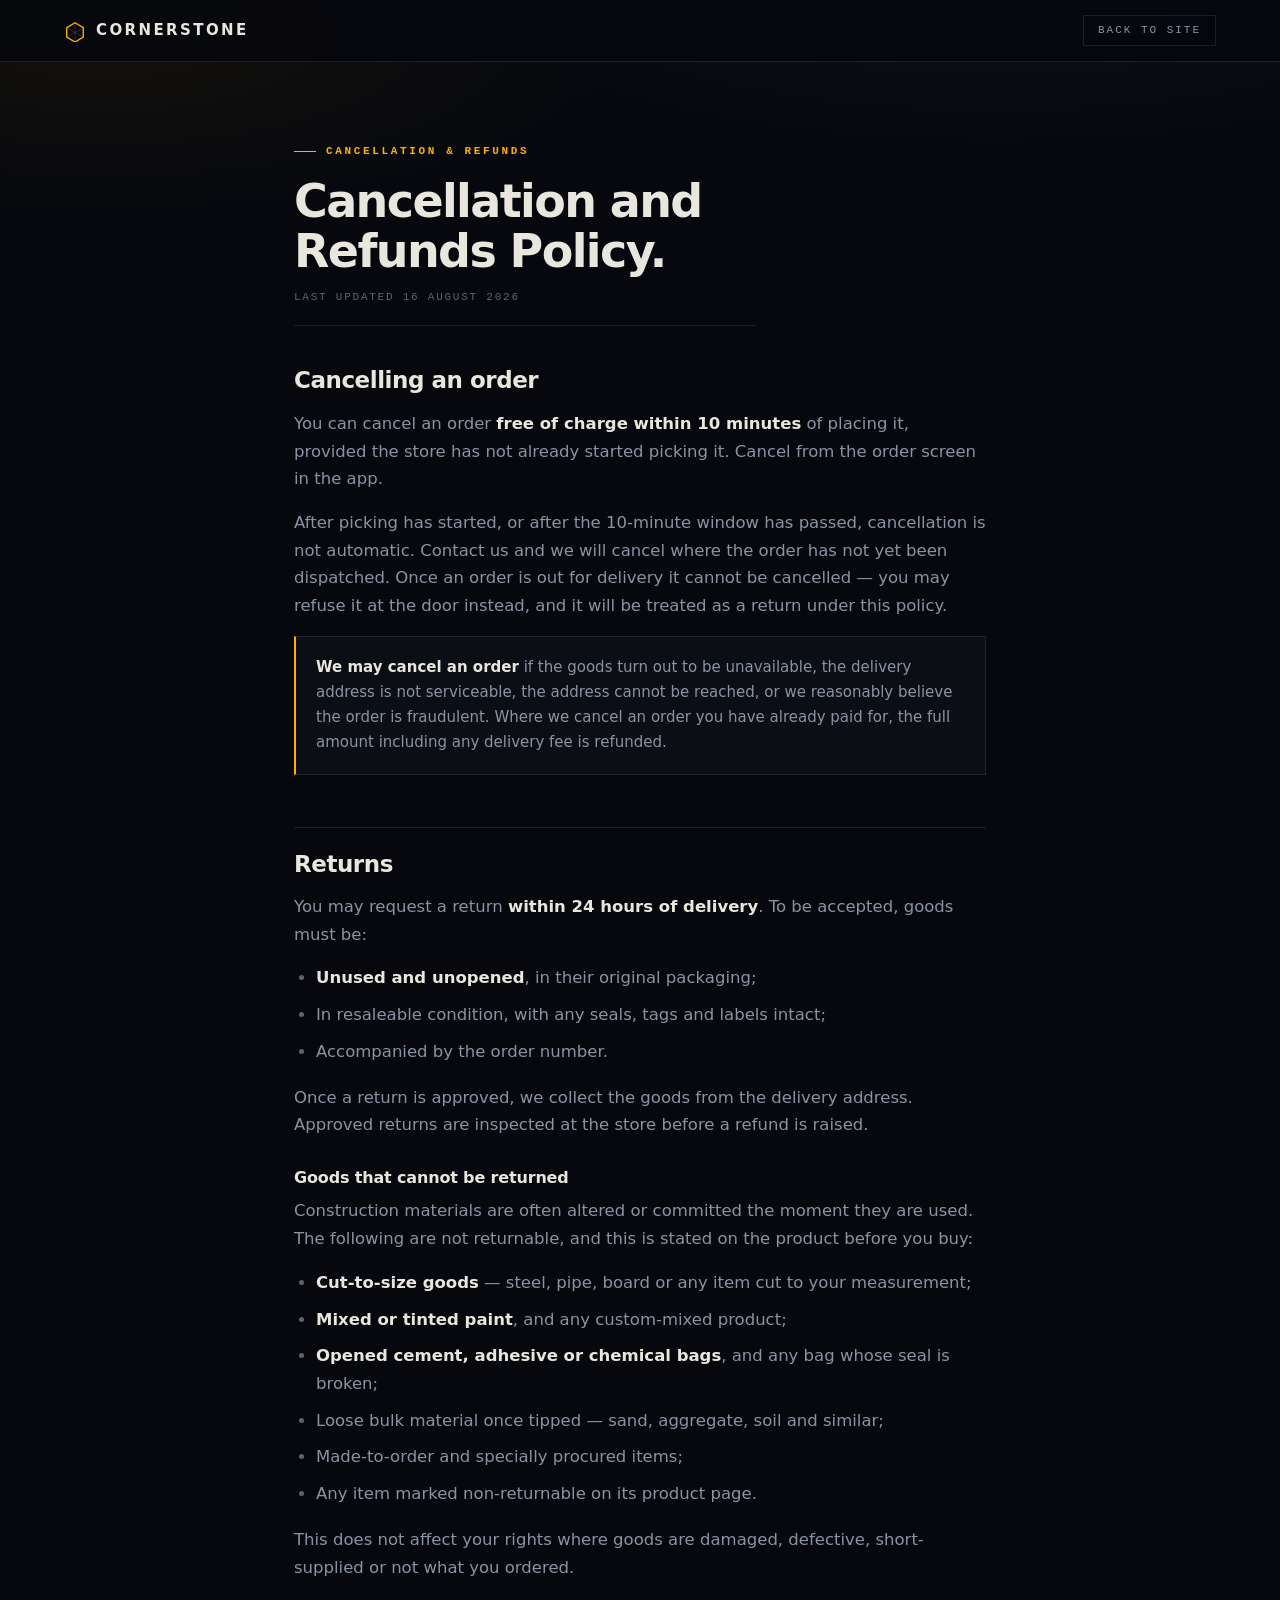
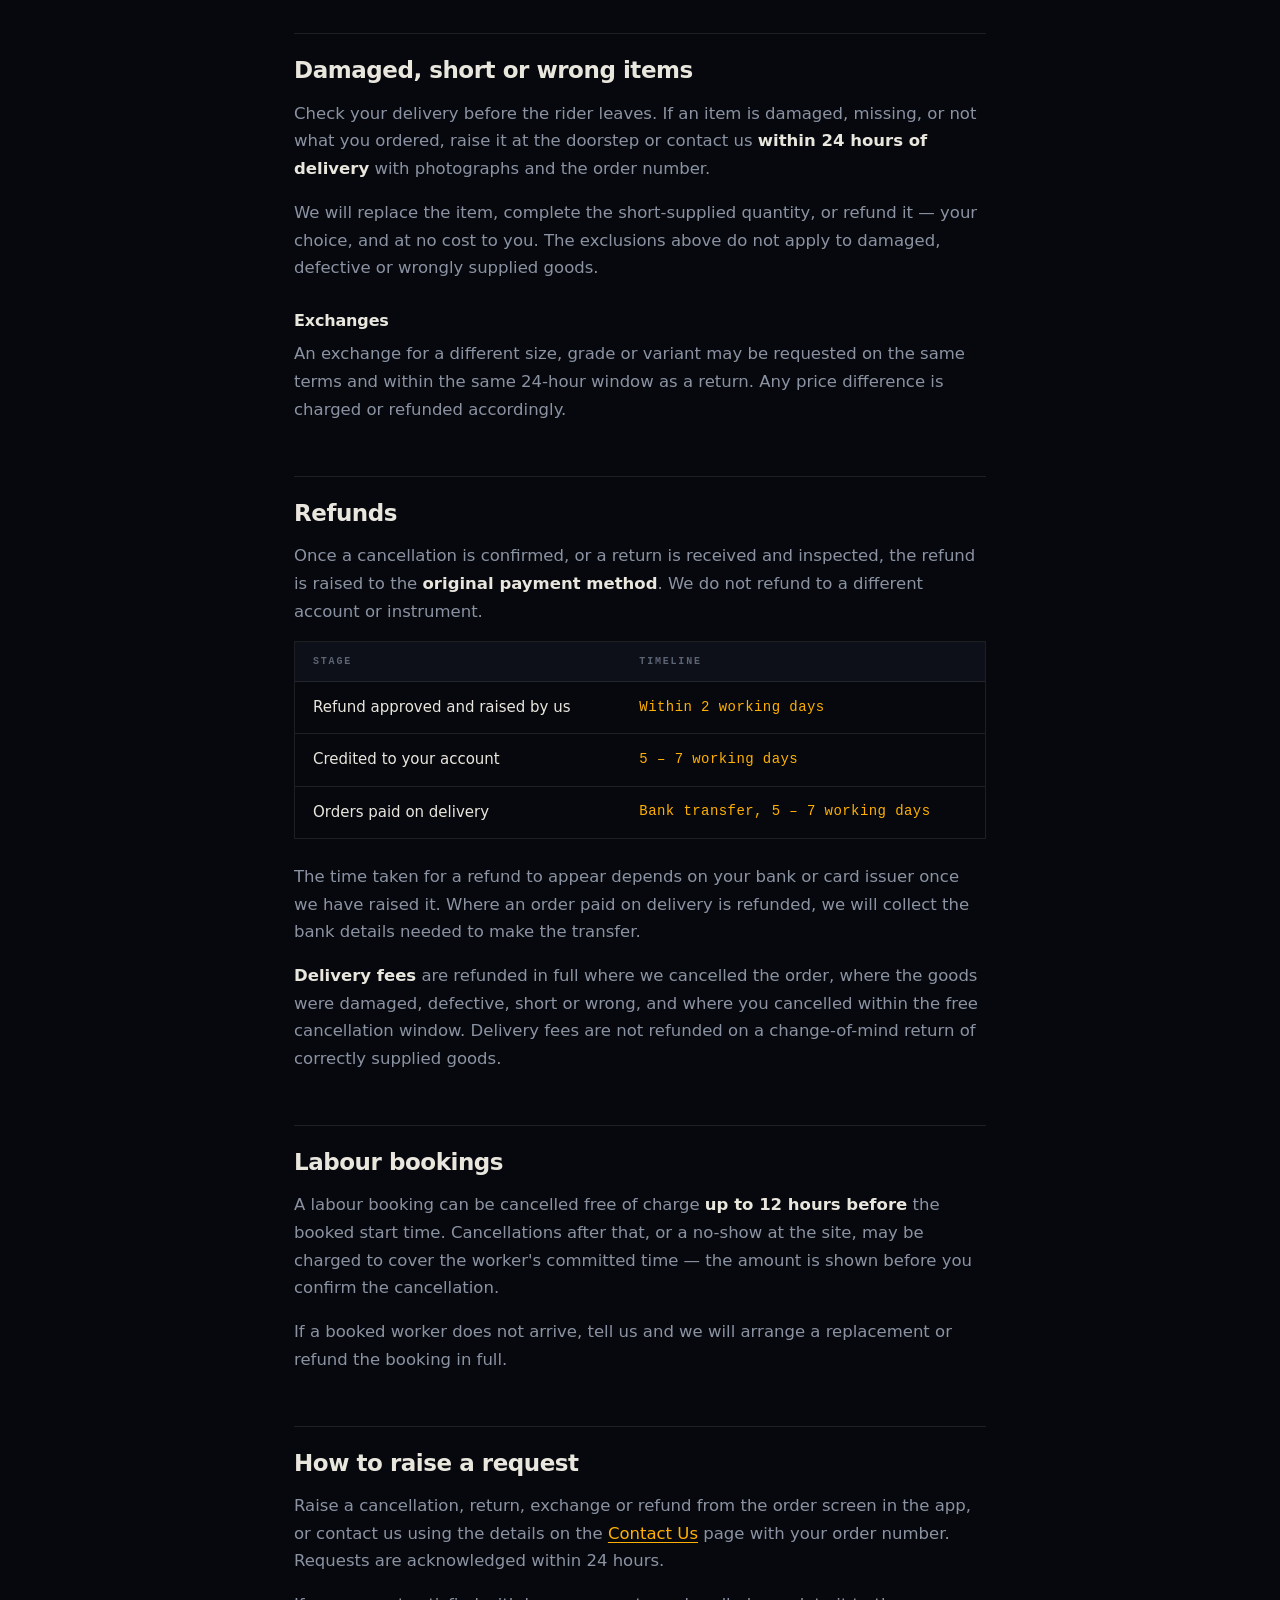
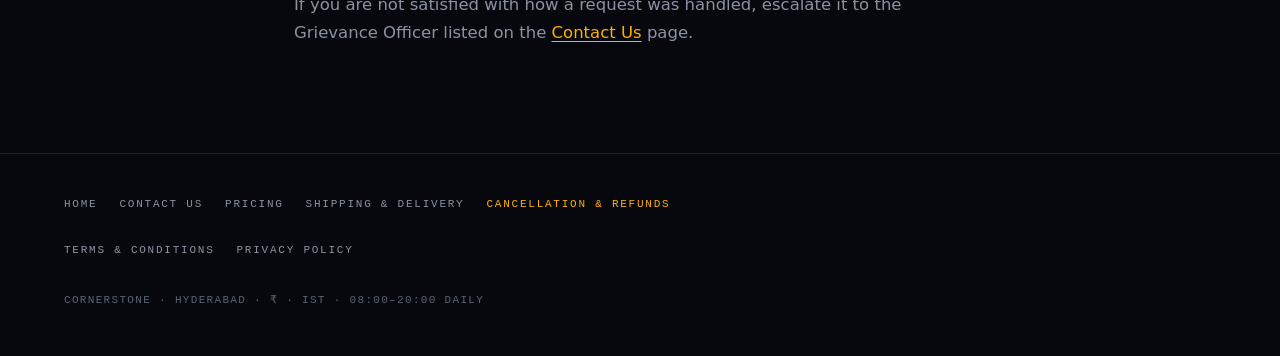
<file: refunds.html>
<!doctype html>
<html lang="en">
<head>
<meta charset="utf-8" />
<meta name="viewport" content="width=device-width, initial-scale=1" />
<title>Cancellation &amp; Refunds Policy — Cornerstone</title>
<meta name="description" content="Cornerstone cancellation window, 24-hour return policy, non-returnable goods, and refund timelines." />
<meta name="theme-color" content="#06080D" />
<link rel="stylesheet" href="policy.css" />
<link rel="icon" href="data:image/svg+xml,%3Csvg xmlns='http://www.w3.org/2000/svg' viewBox='0 0 32 32'%3E%3Crect width='32' height='32' fill='%2306080D'/%3E%3Cpath d='M16 5 27 11.5v13L16 31 5 24.5v-13z' fill='none' stroke='%23FFB000' stroke-width='2'/%3E%3C/svg%3E" />
</head>
<body>

<header class="mast">
  <a class="wordmark" href="index.html">
    <svg viewBox="0 0 32 32" aria-hidden="true"><path d="M16 4 28 11v14L16 32 4 25V11z" fill="none" stroke="#FFB000" stroke-width="2"/><path d="M16 4v28M4 11l24 14M28 11 4 25" stroke="rgba(233,230,222,.22)" stroke-width="1"/></svg>
    <b>Cornerstone</b>
  </a>
  <a class="back" href="index.html">Back to site</a>
</header>

<main>
  <p class="doc-kicker">Cancellation &amp; refunds</p>
  <h1>Cancellation and Refunds Policy.</h1>
  <p class="updated">Last updated 16 August 2026</p>

  <section>
    <h2>Cancelling an order</h2>
    <p>
      You can cancel an order <strong>free of charge within 10 minutes</strong> of placing it, provided
      the store has not already started picking it. Cancel from the order screen in the app.
    </p>
    <p>
      After picking has started, or after the 10-minute window has passed, cancellation is not
      automatic. Contact us and we will cancel where the order has not yet been dispatched. Once an
      order is out for delivery it cannot be cancelled — you may refuse it at the door instead, and it
      will be treated as a return under this policy.
    </p>
    <div class="note">
      <p>
        <strong>We may cancel an order</strong> if the goods turn out to be unavailable, the delivery
        address is not serviceable, the address cannot be reached, or we reasonably believe the order
        is fraudulent. Where we cancel an order you have already paid for, the full amount including
        any delivery fee is refunded.
      </p>
    </div>
  </section>

  <section>
    <h2>Returns</h2>
    <p>
      You may request a return <strong>within 24 hours of delivery</strong>. To be accepted, goods must
      be:
    </p>
    <ul>
      <li><strong>Unused and unopened</strong>, in their original packaging;</li>
      <li>In resaleable condition, with any seals, tags and labels intact;</li>
      <li>Accompanied by the order number.</li>
    </ul>
    <p>
      Once a return is approved, we collect the goods from the delivery address. Approved returns are
      inspected at the store before a refund is raised.
    </p>

    <h3>Goods that cannot be returned</h3>
    <p>
      Construction materials are often altered or committed the moment they are used. The following are
      not returnable, and this is stated on the product before you buy:
    </p>
    <ul>
      <li><strong>Cut-to-size goods</strong> — steel, pipe, board or any item cut to your measurement;</li>
      <li><strong>Mixed or tinted paint</strong>, and any custom-mixed product;</li>
      <li><strong>Opened cement, adhesive or chemical bags</strong>, and any bag whose seal is broken;</li>
      <li>Loose bulk material once tipped — sand, aggregate, soil and similar;</li>
      <li>Made-to-order and specially procured items;</li>
      <li>Any item marked non-returnable on its product page.</li>
    </ul>
    <p>
      This does not affect your rights where goods are damaged, defective, short-supplied or not what
      you ordered.
    </p>
  </section>

  <section>
    <h2>Damaged, short or wrong items</h2>
    <p>
      Check your delivery before the rider leaves. If an item is damaged, missing, or not what you
      ordered, raise it at the doorstep or contact us <strong>within 24 hours of delivery</strong> with
      photographs and the order number.
    </p>
    <p>
      We will replace the item, complete the short-supplied quantity, or refund it — your choice, and at
      no cost to you. The exclusions above do not apply to damaged, defective or wrongly supplied goods.
    </p>
    <h3>Exchanges</h3>
    <p>
      An exchange for a different size, grade or variant may be requested on the same terms and within
      the same 24-hour window as a return. Any price difference is charged or refunded accordingly.
    </p>
  </section>

  <section>
    <h2>Refunds</h2>
    <p>
      Once a cancellation is confirmed, or a return is received and inspected, the refund is raised to
      the <strong>original payment method</strong>. We do not refund to a different account or
      instrument.
    </p>
    <div class="tablewrap">
      <table>
        <thead><tr><th scope="col">Stage</th><th scope="col">Timeline</th></tr></thead>
        <tbody>
          <tr><td>Refund approved and raised by us</td><td class="amt">Within 2 working days</td></tr>
          <tr><td>Credited to your account</td><td class="amt">5 – 7 working days</td></tr>
          <tr><td>Orders paid on delivery</td><td class="amt">Bank transfer, 5 – 7 working days</td></tr>
        </tbody>
      </table>
    </div>
    <p>
      The time taken for a refund to appear depends on your bank or card issuer once we have raised it.
      Where an order paid on delivery is refunded, we will collect the bank details needed to make the
      transfer.
    </p>
    <p>
      <strong>Delivery fees</strong> are refunded in full where we cancelled the order, where the goods
      were damaged, defective, short or wrong, and where you cancelled within the free cancellation
      window. Delivery fees are not refunded on a change-of-mind return of correctly supplied goods.
    </p>
  </section>

  <section>
    <h2>Labour bookings</h2>
    <p>
      A labour booking can be cancelled free of charge <strong>up to 12 hours before</strong> the
      booked start time. Cancellations after that, or a no-show at the site, may be charged to cover
      the worker's committed time — the amount is shown before you confirm the cancellation.
    </p>
    <p>
      If a booked worker does not arrive, tell us and we will arrange a replacement or refund the
      booking in full.
    </p>
  </section>

  <section>
    <h2>How to raise a request</h2>
    <p>
      Raise a cancellation, return, exchange or refund from the order screen in the app, or contact us
      using the details on the <a href="contact.html">Contact Us</a> page with your order number.
      Requests are acknowledged within 24 hours.
    </p>
    <p>
      If you are not satisfied with how a request was handled, escalate it to the Grievance Officer
      listed on the <a href="contact.html">Contact Us</a> page.
    </p>
  </section>
</main>

<footer>
  <ul class="legal-nav">
    <li><a href="index.html">Home</a></li>
    <li><a href="contact.html">Contact us</a></li>
    <li><a href="pricing.html">Pricing</a></li>
    <li><a href="shipping.html">Shipping &amp; delivery</a></li>
    <li><a href="refunds.html" aria-current="page">Cancellation &amp; refunds</a></li>
    <li><a href="terms.html">Terms &amp; conditions</a></li>
    <li><a href="privacy.html">Privacy policy</a></li>
  </ul>
  <p class="colophon">Cornerstone · Hyderabad · ₹ · IST · 08:00–20:00 daily</p>
</footer>

</body>
</html>
</file>
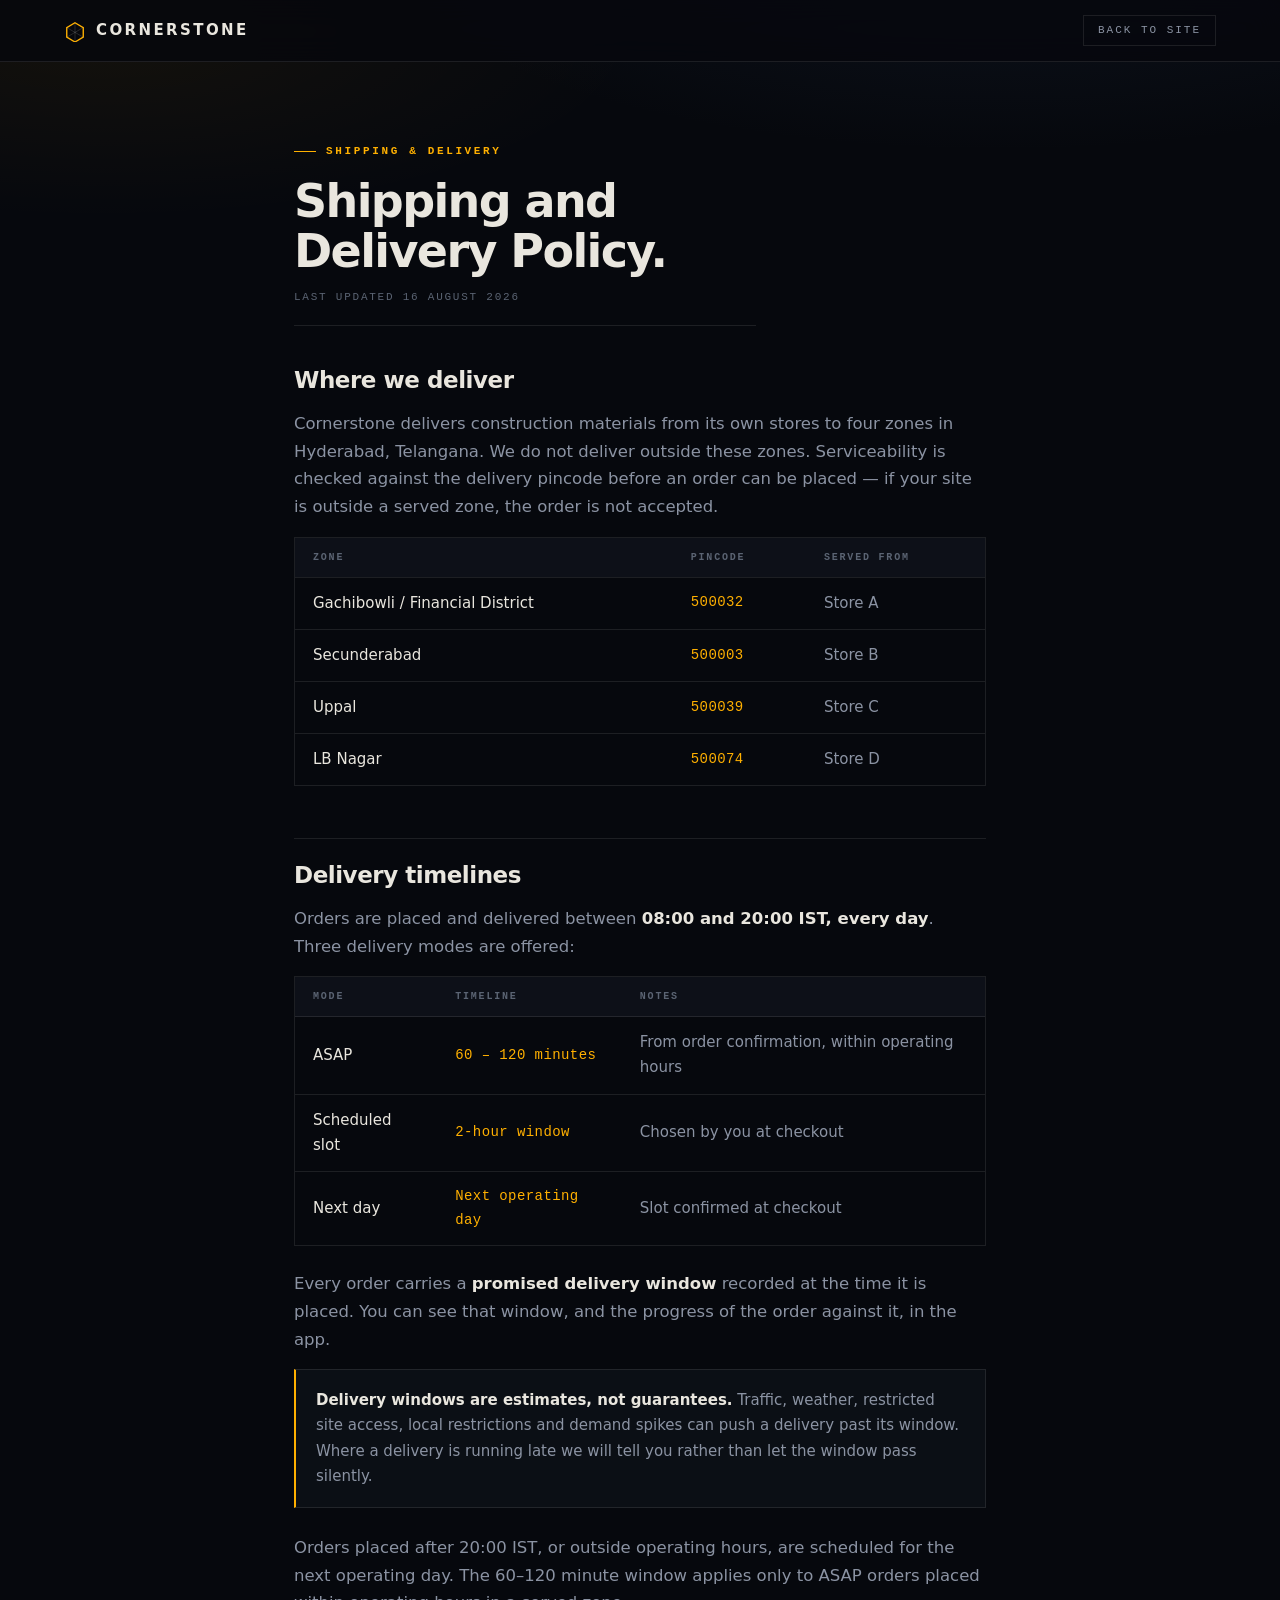
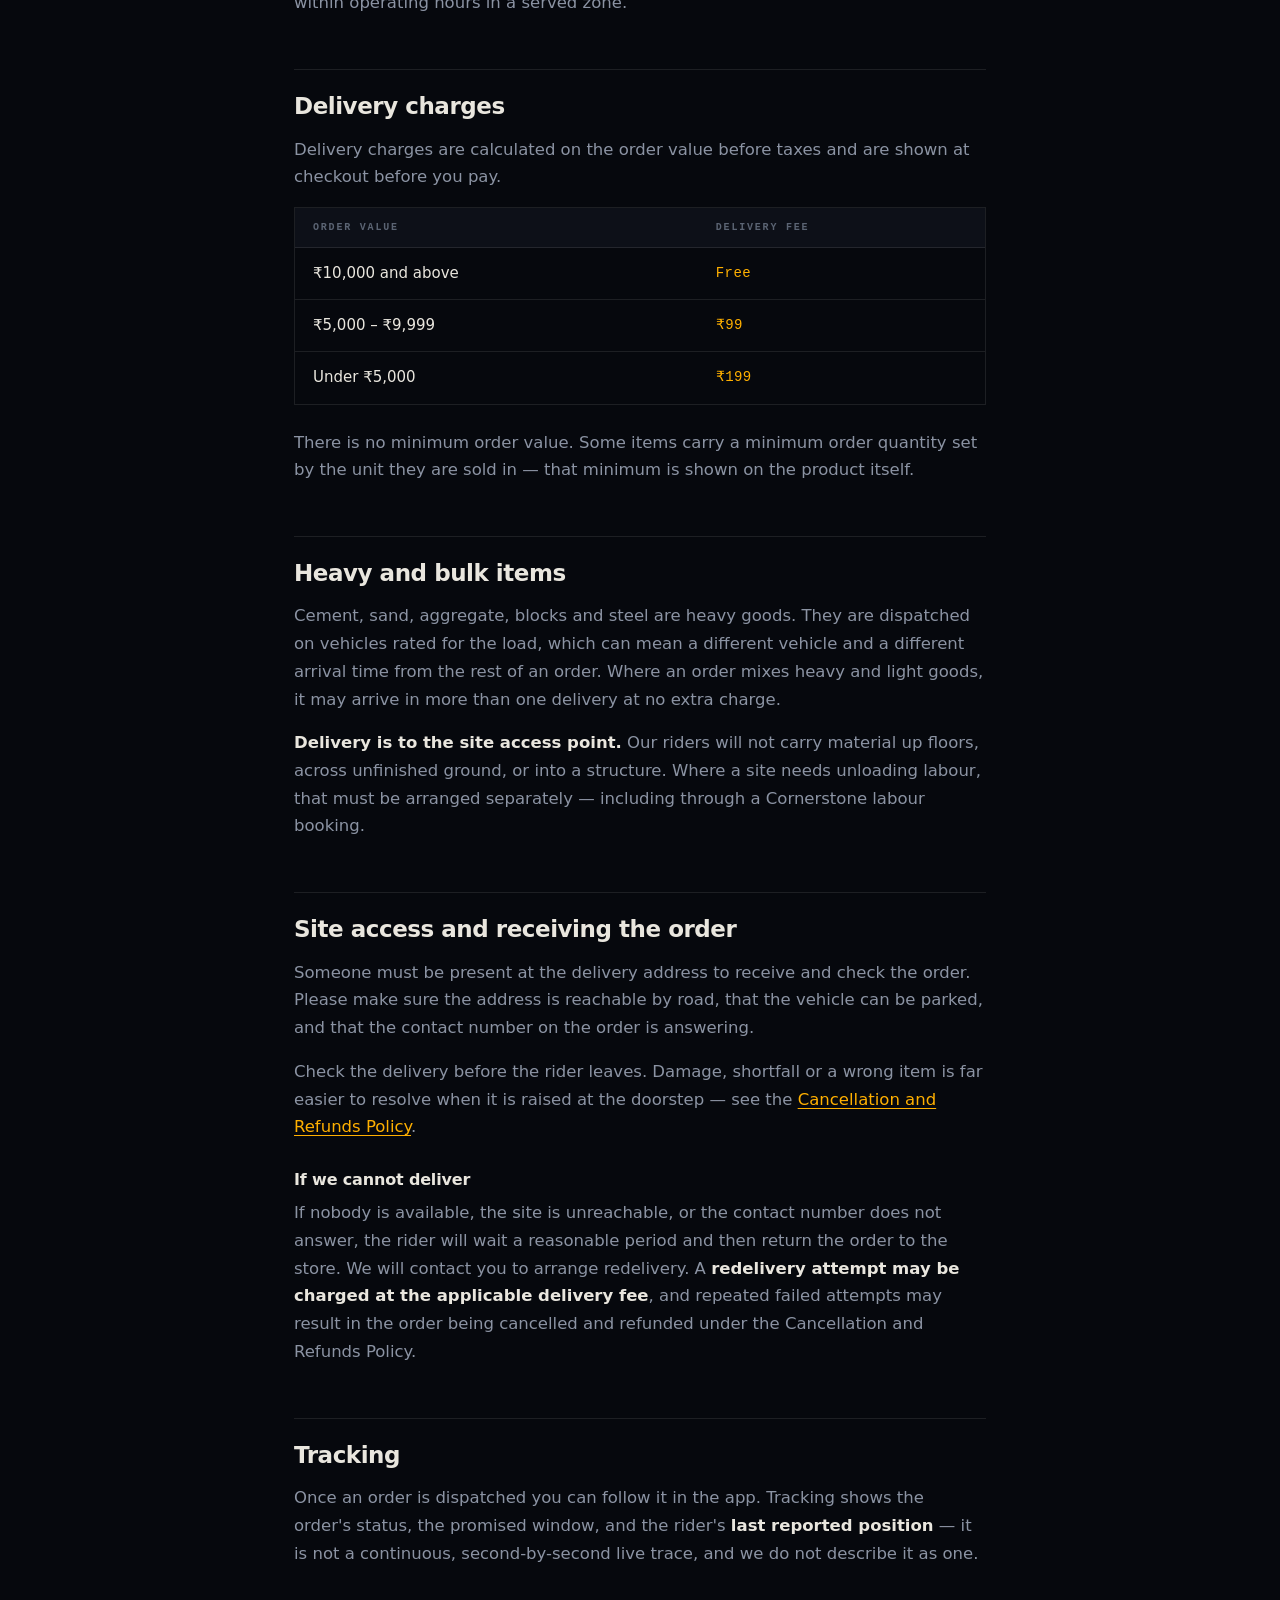
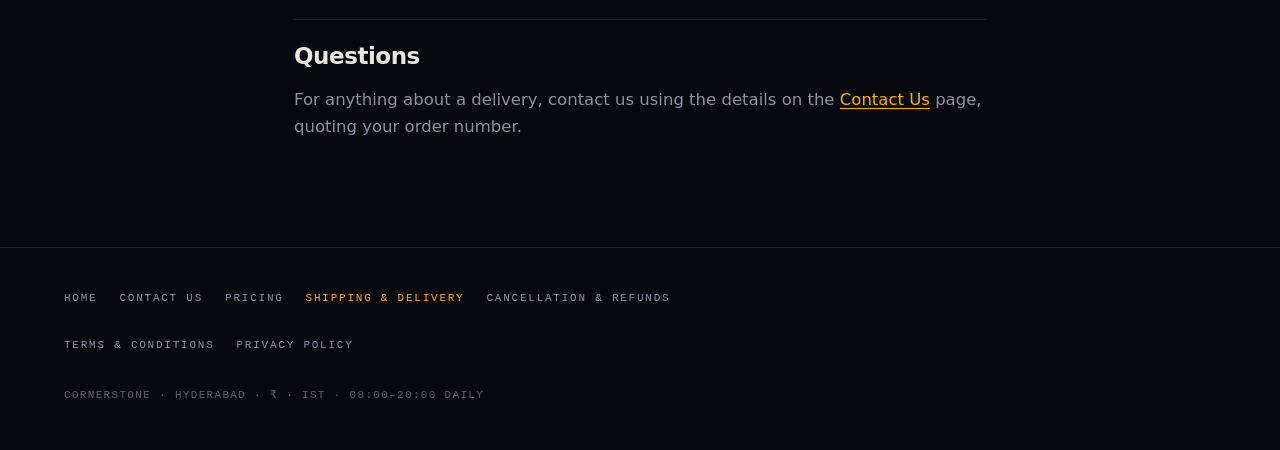
<file: shipping.html>
<!doctype html>
<html lang="en">
<head>
<meta charset="utf-8" />
<meta name="viewport" content="width=device-width, initial-scale=1" />
<title>Shipping &amp; Delivery Policy — Cornerstone</title>
<meta name="description" content="Cornerstone delivery zones, timelines, delivery fees, heavy-item handling and failed-delivery rules." />
<meta name="theme-color" content="#06080D" />
<link rel="stylesheet" href="policy.css" />
<link rel="icon" href="data:image/svg+xml,%3Csvg xmlns='http://www.w3.org/2000/svg' viewBox='0 0 32 32'%3E%3Crect width='32' height='32' fill='%2306080D'/%3E%3Cpath d='M16 5 27 11.5v13L16 31 5 24.5v-13z' fill='none' stroke='%23FFB000' stroke-width='2'/%3E%3C/svg%3E" />
</head>
<body>

<header class="mast">
  <a class="wordmark" href="index.html">
    <svg viewBox="0 0 32 32" aria-hidden="true"><path d="M16 4 28 11v14L16 32 4 25V11z" fill="none" stroke="#FFB000" stroke-width="2"/><path d="M16 4v28M4 11l24 14M28 11 4 25" stroke="rgba(233,230,222,.22)" stroke-width="1"/></svg>
    <b>Cornerstone</b>
  </a>
  <a class="back" href="index.html">Back to site</a>
</header>

<main>
  <p class="doc-kicker">Shipping &amp; delivery</p>
  <h1>Shipping and Delivery Policy.</h1>
  <p class="updated">Last updated 16 August 2026</p>

  <section>
    <h2>Where we deliver</h2>
    <p>
      Cornerstone delivers construction materials from its own stores to four zones in Hyderabad,
      Telangana. We do not deliver outside these zones. Serviceability is checked against the delivery
      pincode before an order can be placed — if your site is outside a served zone, the order is not
      accepted.
    </p>
    <div class="tablewrap">
      <table>
        <thead><tr><th scope="col">Zone</th><th scope="col">Pincode</th><th scope="col">Served from</th></tr></thead>
        <tbody>
          <tr><td>Gachibowli / Financial District</td><td class="amt">500032</td><td>Store A</td></tr>
          <tr><td>Secunderabad</td><td class="amt">500003</td><td>Store B</td></tr>
          <tr><td>Uppal</td><td class="amt">500039</td><td>Store C</td></tr>
          <tr><td>LB Nagar</td><td class="amt">500074</td><td>Store D</td></tr>
        </tbody>
      </table>
    </div>
  </section>

  <section>
    <h2>Delivery timelines</h2>
    <p>Orders are placed and delivered between <strong>08:00 and 20:00 IST, every day</strong>. Three delivery modes are offered:</p>
    <div class="tablewrap">
      <table>
        <thead><tr><th scope="col">Mode</th><th scope="col">Timeline</th><th scope="col">Notes</th></tr></thead>
        <tbody>
          <tr><td>ASAP</td><td class="amt">60 – 120 minutes</td><td>From order confirmation, within operating hours</td></tr>
          <tr><td>Scheduled slot</td><td class="amt">2-hour window</td><td>Chosen by you at checkout</td></tr>
          <tr><td>Next day</td><td class="amt">Next operating day</td><td>Slot confirmed at checkout</td></tr>
        </tbody>
      </table>
    </div>
    <p>
      Every order carries a <strong>promised delivery window</strong> recorded at the time it is placed.
      You can see that window, and the progress of the order against it, in the app.
    </p>
    <div class="note">
      <p>
        <strong>Delivery windows are estimates, not guarantees.</strong> Traffic, weather, restricted
        site access, local restrictions and demand spikes can push a delivery past its window. Where a
        delivery is running late we will tell you rather than let the window pass silently.
      </p>
    </div>
    <p>
      Orders placed after 20:00 IST, or outside operating hours, are scheduled for the next operating
      day. The 60–120 minute window applies only to ASAP orders placed within operating hours in a
      served zone.
    </p>
  </section>

  <section>
    <h2>Delivery charges</h2>
    <p>Delivery charges are calculated on the order value before taxes and are shown at checkout before you pay.</p>
    <div class="tablewrap">
      <table>
        <thead><tr><th scope="col">Order value</th><th scope="col">Delivery fee</th></tr></thead>
        <tbody>
          <tr><td>₹10,000 and above</td><td class="amt">Free</td></tr>
          <tr><td>₹5,000 – ₹9,999</td><td class="amt">₹99</td></tr>
          <tr><td>Under ₹5,000</td><td class="amt">₹199</td></tr>
        </tbody>
      </table>
    </div>
    <p>
      There is no minimum order value. Some items carry a minimum order quantity set by the unit they
      are sold in — that minimum is shown on the product itself.
    </p>
  </section>

  <section>
    <h2>Heavy and bulk items</h2>
    <p>
      Cement, sand, aggregate, blocks and steel are heavy goods. They are dispatched on vehicles rated
      for the load, which can mean a different vehicle and a different arrival time from the rest of an
      order. Where an order mixes heavy and light goods, it may arrive in more than one delivery at no
      extra charge.
    </p>
    <p>
      <strong>Delivery is to the site access point.</strong> Our riders will not carry material up
      floors, across unfinished ground, or into a structure. Where a site needs unloading labour, that
      must be arranged separately — including through a Cornerstone labour booking.
    </p>
  </section>

  <section>
    <h2>Site access and receiving the order</h2>
    <p>
      Someone must be present at the delivery address to receive and check the order. Please make sure
      the address is reachable by road, that the vehicle can be parked, and that the contact number on
      the order is answering.
    </p>
    <p>
      Check the delivery before the rider leaves. Damage, shortfall or a wrong item is far easier to
      resolve when it is raised at the doorstep — see the
      <a href="refunds.html">Cancellation and Refunds Policy</a>.
    </p>
    <h3>If we cannot deliver</h3>
    <p>
      If nobody is available, the site is unreachable, or the contact number does not answer, the rider
      will wait a reasonable period and then return the order to the store. We will contact you to
      arrange redelivery. A <strong>redelivery attempt may be charged at the applicable delivery fee</strong>,
      and repeated failed attempts may result in the order being cancelled and refunded under the
      Cancellation and Refunds Policy.
    </p>
  </section>

  <section>
    <h2>Tracking</h2>
    <p>
      Once an order is dispatched you can follow it in the app. Tracking shows the order's status, the
      promised window, and the rider's <strong>last reported position</strong> — it is not a continuous,
      second-by-second live trace, and we do not describe it as one.
    </p>
  </section>

  <section>
    <h2>Questions</h2>
    <p>
      For anything about a delivery, contact us using the details on the
      <a href="contact.html">Contact Us</a> page, quoting your order number.
    </p>
  </section>
</main>

<footer>
  <ul class="legal-nav">
    <li><a href="index.html">Home</a></li>
    <li><a href="contact.html">Contact us</a></li>
    <li><a href="pricing.html">Pricing</a></li>
    <li><a href="shipping.html" aria-current="page">Shipping &amp; delivery</a></li>
    <li><a href="refunds.html">Cancellation &amp; refunds</a></li>
    <li><a href="terms.html">Terms &amp; conditions</a></li>
    <li><a href="privacy.html">Privacy policy</a></li>
  </ul>
  <p class="colophon">Cornerstone · Hyderabad · ₹ · IST · 08:00–20:00 daily</p>
</footer>

</body>
</html>
</file>
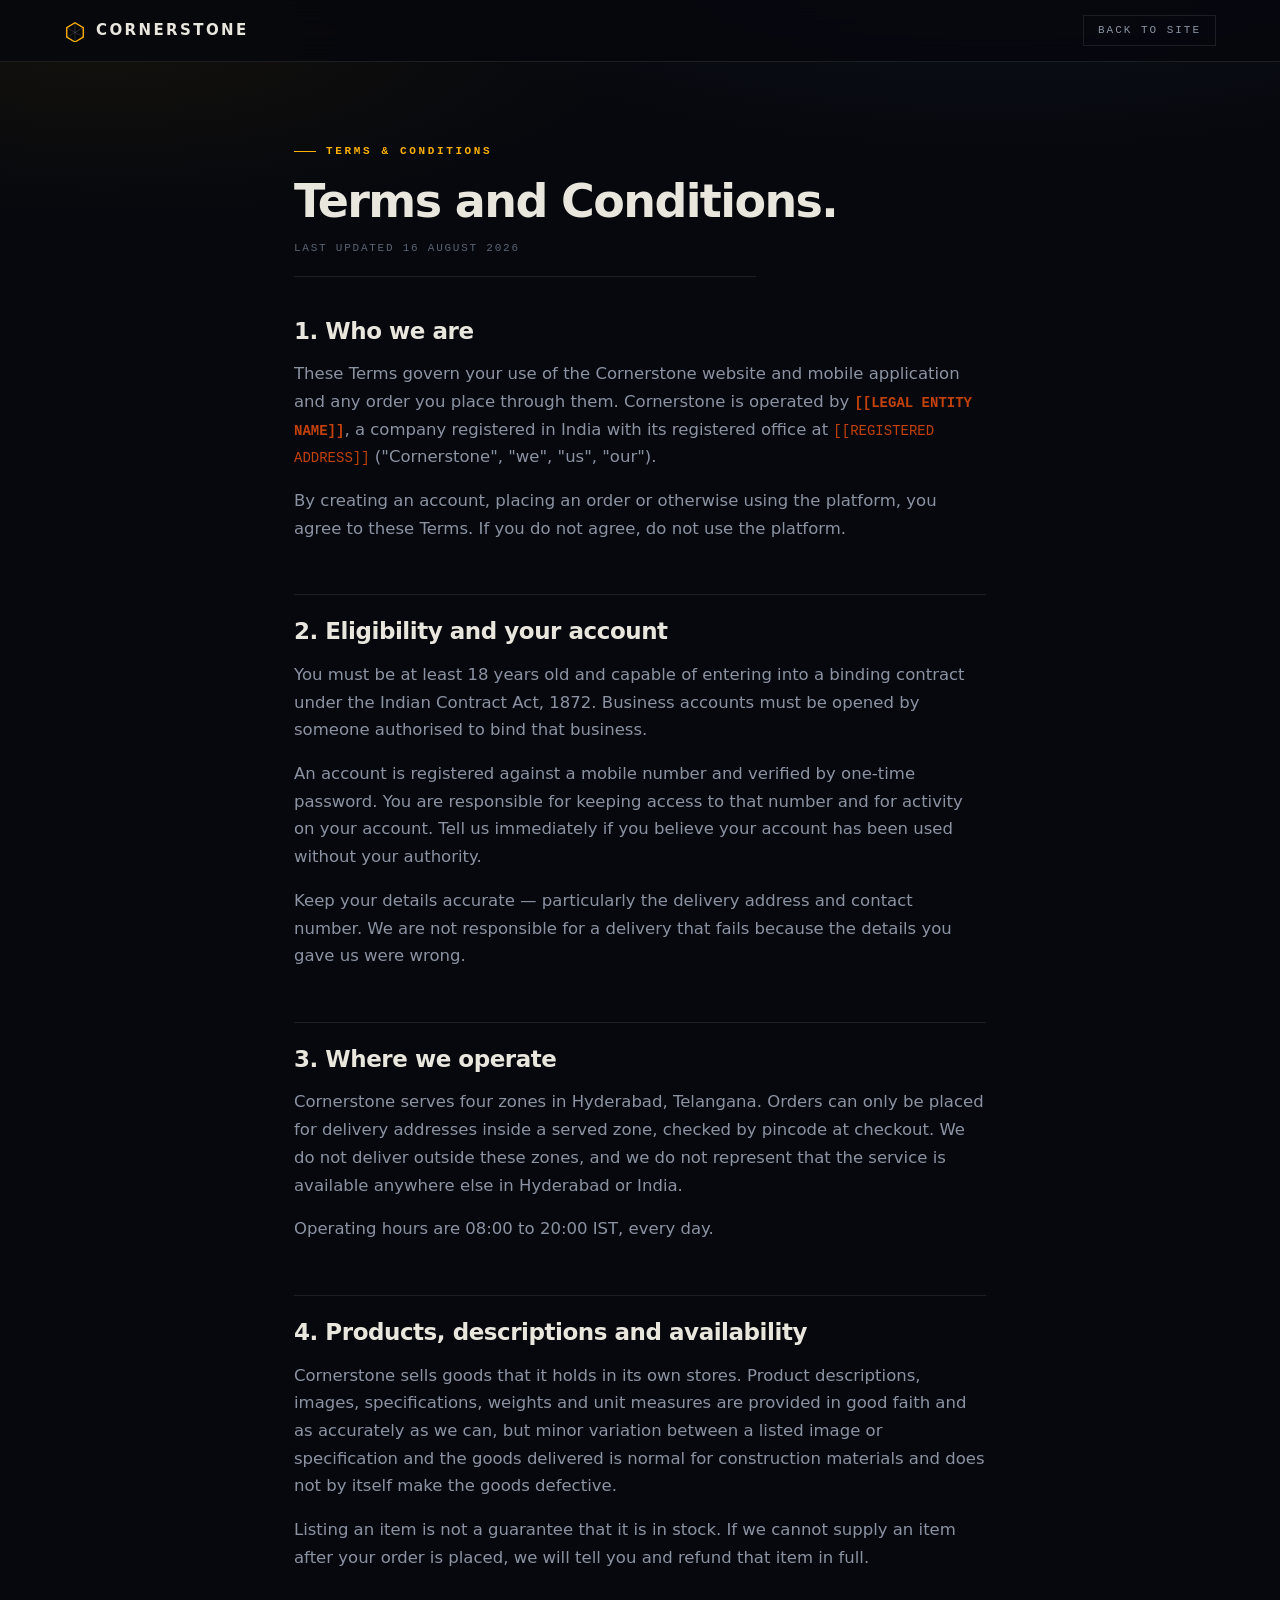
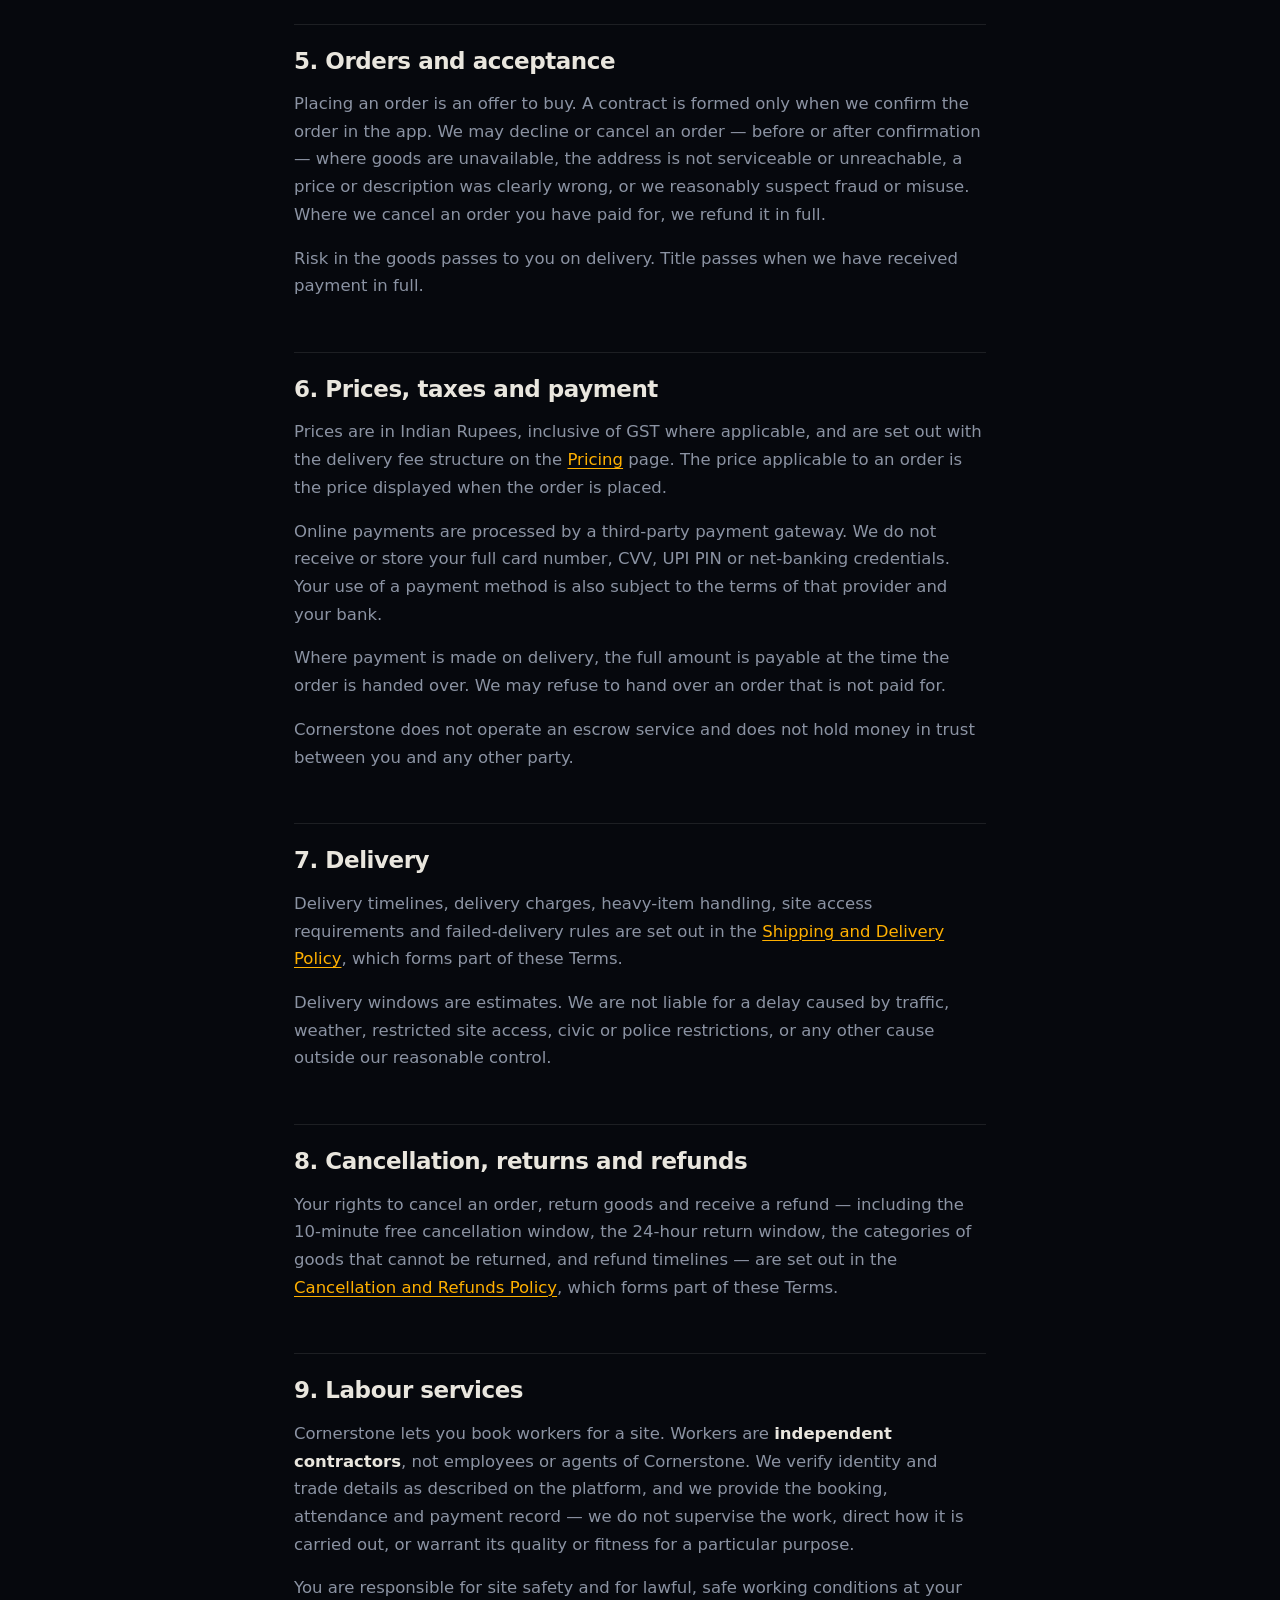
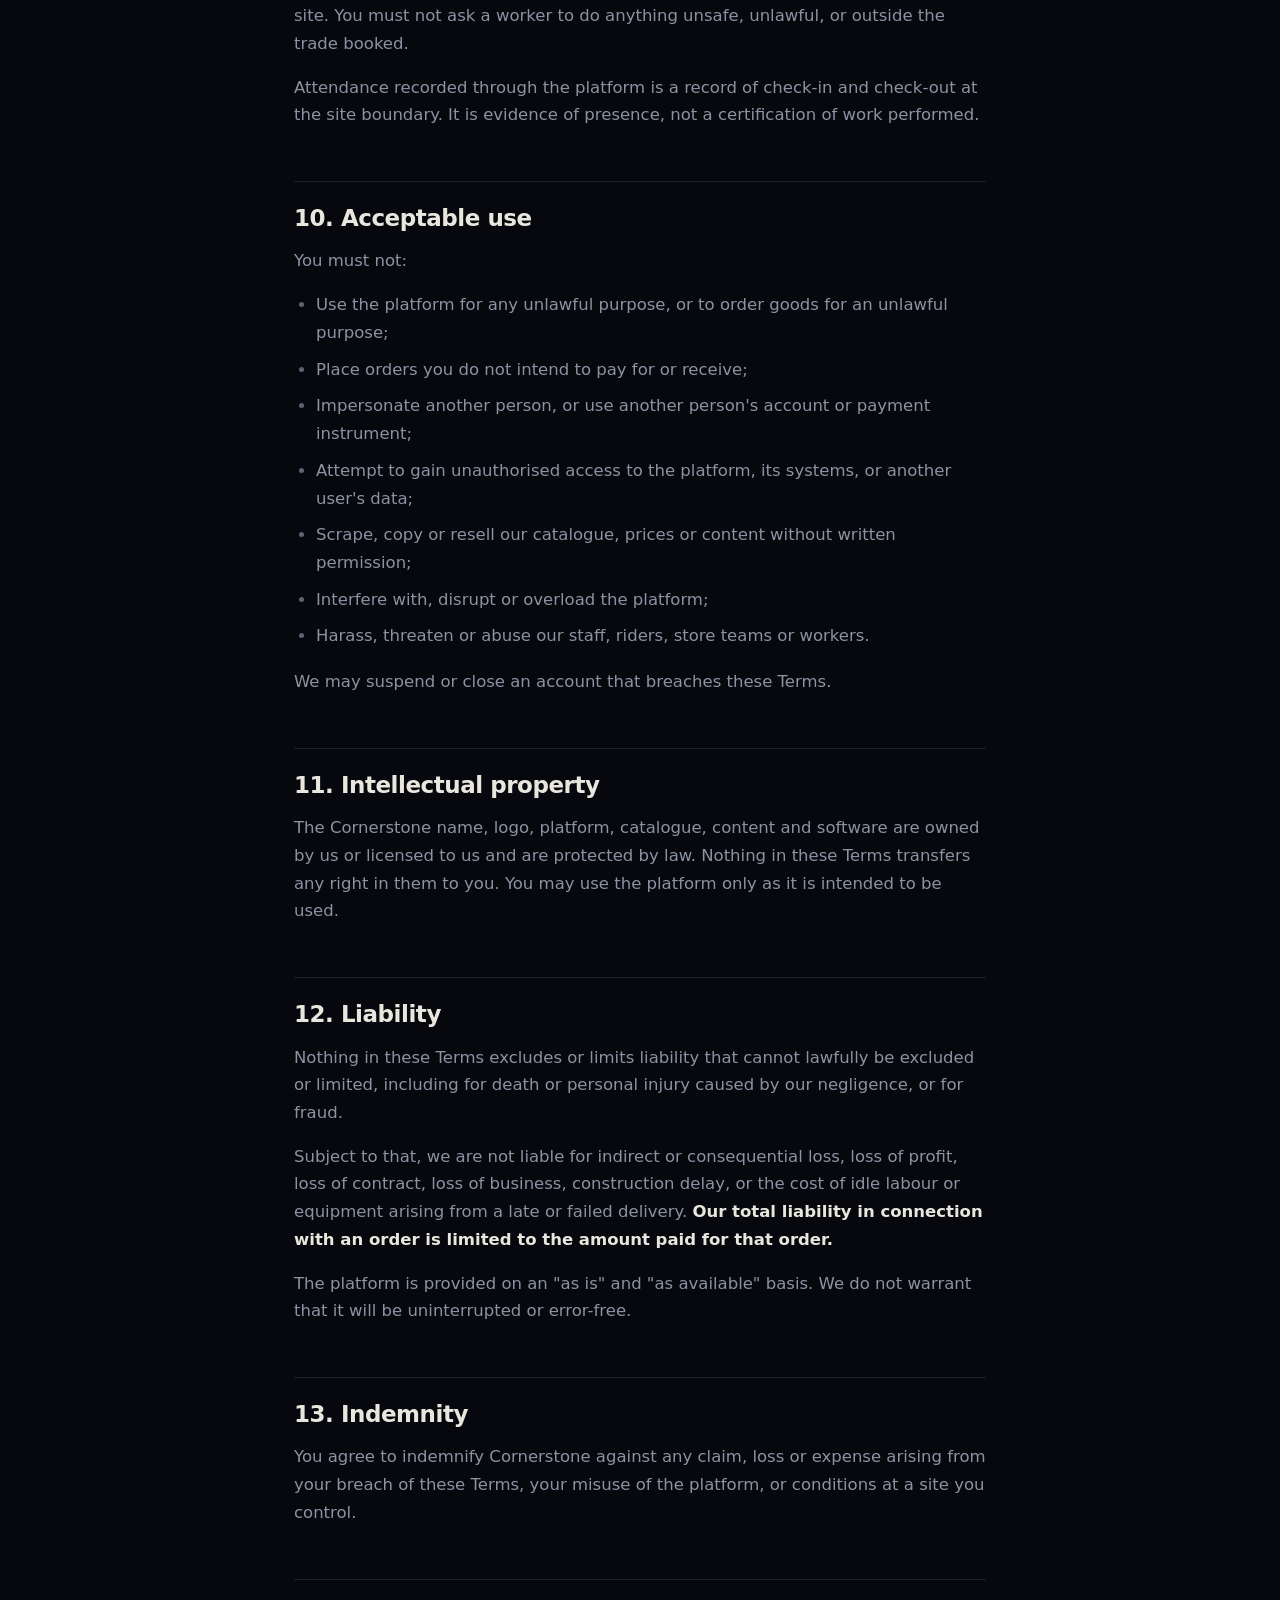
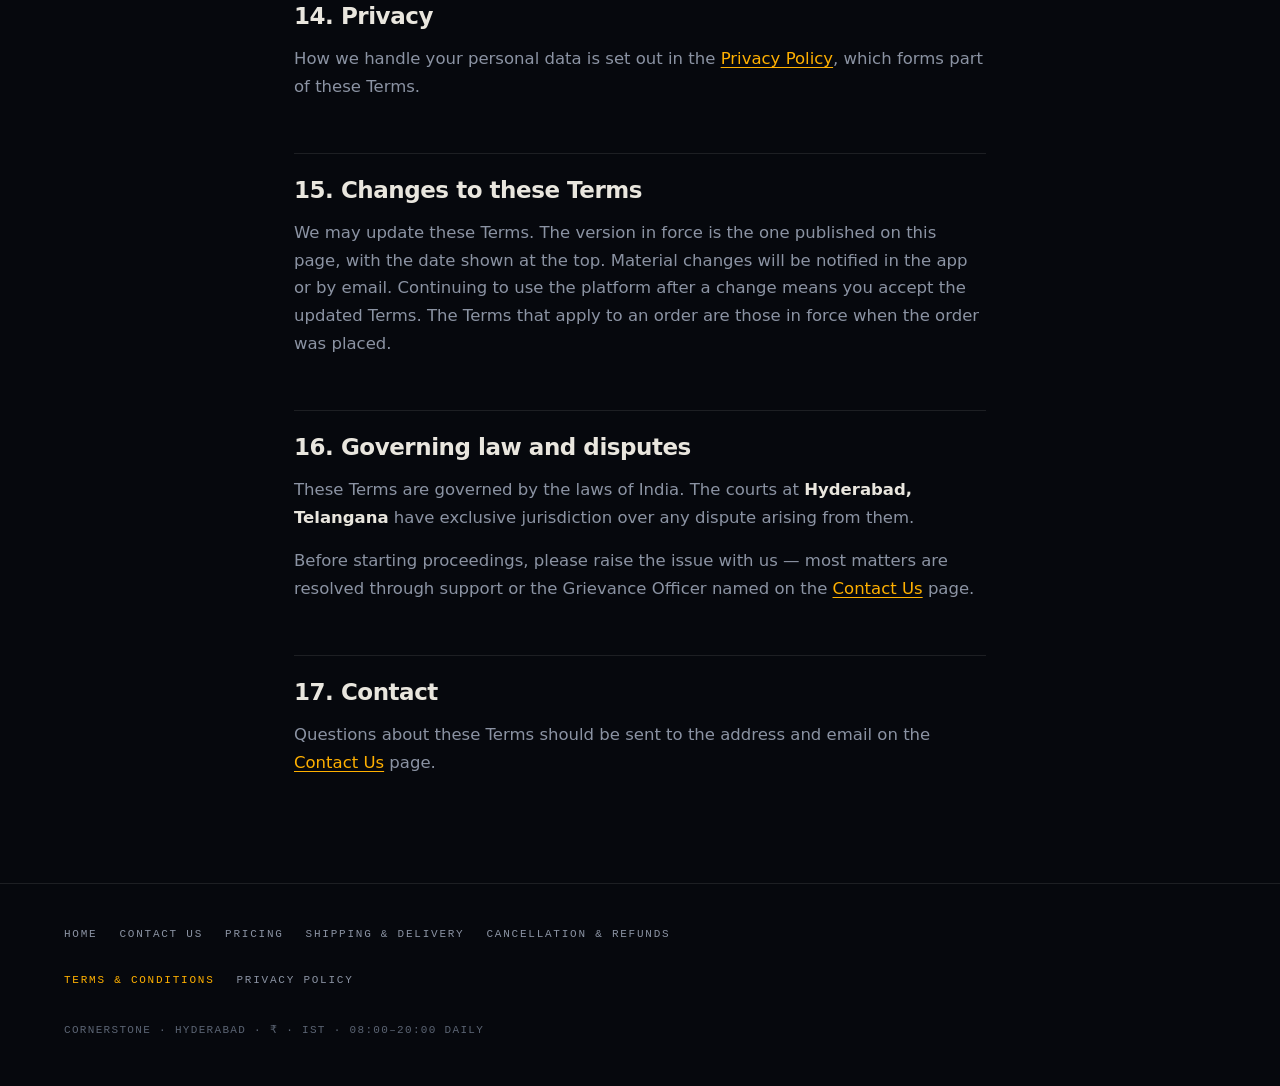
<file: terms.html>
<!doctype html>
<html lang="en">
<head>
<meta charset="utf-8" />
<meta name="viewport" content="width=device-width, initial-scale=1" />
<title>Terms &amp; Conditions — Cornerstone</title>
<meta name="description" content="The terms on which Cornerstone sells construction materials and arranges labour in Hyderabad." />
<meta name="theme-color" content="#06080D" />
<link rel="stylesheet" href="policy.css" />
<link rel="icon" href="data:image/svg+xml,%3Csvg xmlns='http://www.w3.org/2000/svg' viewBox='0 0 32 32'%3E%3Crect width='32' height='32' fill='%2306080D'/%3E%3Cpath d='M16 5 27 11.5v13L16 31 5 24.5v-13z' fill='none' stroke='%23FFB000' stroke-width='2'/%3E%3C/svg%3E" />
</head>
<body>

<header class="mast">
  <a class="wordmark" href="index.html">
    <svg viewBox="0 0 32 32" aria-hidden="true"><path d="M16 4 28 11v14L16 32 4 25V11z" fill="none" stroke="#FFB000" stroke-width="2"/><path d="M16 4v28M4 11l24 14M28 11 4 25" stroke="rgba(233,230,222,.22)" stroke-width="1"/></svg>
    <b>Cornerstone</b>
  </a>
  <a class="back" href="index.html">Back to site</a>
</header>

<main>
  <p class="doc-kicker">Terms &amp; conditions</p>
  <h1>Terms and Conditions.</h1>
  <p class="updated">Last updated 16 August 2026</p>

  <section>
    <h2>1. Who we are</h2>
    <p>
      These Terms govern your use of the Cornerstone website and mobile application and any order you
      place through them. Cornerstone is operated by
      <strong><span class="todo">[[LEGAL ENTITY NAME]]</span></strong>, a company registered in India
      with its registered office at <span class="todo">[[REGISTERED ADDRESS]]</span>
      ("Cornerstone", "we", "us", "our").
    </p>
    <p>
      By creating an account, placing an order or otherwise using the platform, you agree to these
      Terms. If you do not agree, do not use the platform.
    </p>
  </section>

  <section>
    <h2>2. Eligibility and your account</h2>
    <p>
      You must be at least 18 years old and capable of entering into a binding contract under the
      Indian Contract Act, 1872. Business accounts must be opened by someone authorised to bind that
      business.
    </p>
    <p>
      An account is registered against a mobile number and verified by one-time password. You are
      responsible for keeping access to that number and for activity on your account. Tell us
      immediately if you believe your account has been used without your authority.
    </p>
    <p>
      Keep your details accurate — particularly the delivery address and contact number. We are not
      responsible for a delivery that fails because the details you gave us were wrong.
    </p>
  </section>

  <section>
    <h2>3. Where we operate</h2>
    <p>
      Cornerstone serves four zones in Hyderabad, Telangana. Orders can only be placed for delivery
      addresses inside a served zone, checked by pincode at checkout. We do not deliver outside these
      zones, and we do not represent that the service is available anywhere else in Hyderabad or India.
    </p>
    <p>Operating hours are 08:00 to 20:00 IST, every day.</p>
  </section>

  <section>
    <h2>4. Products, descriptions and availability</h2>
    <p>
      Cornerstone sells goods that it holds in its own stores. Product descriptions, images,
      specifications, weights and unit measures are provided in good faith and as accurately as we can,
      but minor variation between a listed image or specification and the goods delivered is normal for
      construction materials and does not by itself make the goods defective.
    </p>
    <p>
      Listing an item is not a guarantee that it is in stock. If we cannot supply an item after your
      order is placed, we will tell you and refund that item in full.
    </p>
  </section>

  <section>
    <h2>5. Orders and acceptance</h2>
    <p>
      Placing an order is an offer to buy. A contract is formed only when we confirm the order in the
      app. We may decline or cancel an order — before or after confirmation — where goods are
      unavailable, the address is not serviceable or unreachable, a price or description was clearly
      wrong, or we reasonably suspect fraud or misuse. Where we cancel an order you have paid for, we
      refund it in full.
    </p>
    <p>
      Risk in the goods passes to you on delivery. Title passes when we have received payment in full.
    </p>
  </section>

  <section>
    <h2>6. Prices, taxes and payment</h2>
    <p>
      Prices are in Indian Rupees, inclusive of GST where applicable, and are set out with the delivery
      fee structure on the <a href="pricing.html">Pricing</a> page. The price applicable to an order is
      the price displayed when the order is placed.
    </p>
    <p>
      Online payments are processed by a third-party payment gateway. We do not receive or store your
      full card number, CVV, UPI PIN or net-banking credentials. Your use of a payment method is also
      subject to the terms of that provider and your bank.
    </p>
    <p>
      Where payment is made on delivery, the full amount is payable at the time the order is handed
      over. We may refuse to hand over an order that is not paid for.
    </p>
    <p>
      Cornerstone does not operate an escrow service and does not hold money in trust between you and
      any other party.
    </p>
  </section>

  <section>
    <h2>7. Delivery</h2>
    <p>
      Delivery timelines, delivery charges, heavy-item handling, site access requirements and
      failed-delivery rules are set out in the
      <a href="shipping.html">Shipping and Delivery Policy</a>, which forms part of these Terms.
    </p>
    <p>
      Delivery windows are estimates. We are not liable for a delay caused by traffic, weather,
      restricted site access, civic or police restrictions, or any other cause outside our reasonable
      control.
    </p>
  </section>

  <section>
    <h2>8. Cancellation, returns and refunds</h2>
    <p>
      Your rights to cancel an order, return goods and receive a refund — including the 10-minute free
      cancellation window, the 24-hour return window, the categories of goods that cannot be returned,
      and refund timelines — are set out in the
      <a href="refunds.html">Cancellation and Refunds Policy</a>, which forms part of these Terms.
    </p>
  </section>

  <section>
    <h2>9. Labour services</h2>
    <p>
      Cornerstone lets you book workers for a site. Workers are <strong>independent contractors</strong>,
      not employees or agents of Cornerstone. We verify identity and trade details as described on the
      platform, and we provide the booking, attendance and payment record — we do not supervise the
      work, direct how it is carried out, or warrant its quality or fitness for a particular purpose.
    </p>
    <p>
      You are responsible for site safety and for lawful, safe working conditions at your site. You must
      not ask a worker to do anything unsafe, unlawful, or outside the trade booked.
    </p>
    <p>
      Attendance recorded through the platform is a record of check-in and check-out at the site
      boundary. It is evidence of presence, not a certification of work performed.
    </p>
  </section>

  <section>
    <h2>10. Acceptable use</h2>
    <p>You must not:</p>
    <ul>
      <li>Use the platform for any unlawful purpose, or to order goods for an unlawful purpose;</li>
      <li>Place orders you do not intend to pay for or receive;</li>
      <li>Impersonate another person, or use another person's account or payment instrument;</li>
      <li>Attempt to gain unauthorised access to the platform, its systems, or another user's data;</li>
      <li>Scrape, copy or resell our catalogue, prices or content without written permission;</li>
      <li>Interfere with, disrupt or overload the platform;</li>
      <li>Harass, threaten or abuse our staff, riders, store teams or workers.</li>
    </ul>
    <p>We may suspend or close an account that breaches these Terms.</p>
  </section>

  <section>
    <h2>11. Intellectual property</h2>
    <p>
      The Cornerstone name, logo, platform, catalogue, content and software are owned by us or licensed
      to us and are protected by law. Nothing in these Terms transfers any right in them to you. You may
      use the platform only as it is intended to be used.
    </p>
  </section>

  <section>
    <h2>12. Liability</h2>
    <p>
      Nothing in these Terms excludes or limits liability that cannot lawfully be excluded or limited,
      including for death or personal injury caused by our negligence, or for fraud.
    </p>
    <p>
      Subject to that, we are not liable for indirect or consequential loss, loss of profit, loss of
      contract, loss of business, construction delay, or the cost of idle labour or equipment arising
      from a late or failed delivery. <strong>Our total liability in connection with an order is limited
      to the amount paid for that order.</strong>
    </p>
    <p>
      The platform is provided on an "as is" and "as available" basis. We do not warrant that it will be
      uninterrupted or error-free.
    </p>
  </section>

  <section>
    <h2>13. Indemnity</h2>
    <p>
      You agree to indemnify Cornerstone against any claim, loss or expense arising from your breach of
      these Terms, your misuse of the platform, or conditions at a site you control.
    </p>
  </section>

  <section>
    <h2>14. Privacy</h2>
    <p>
      How we handle your personal data is set out in the <a href="privacy.html">Privacy Policy</a>,
      which forms part of these Terms.
    </p>
  </section>

  <section>
    <h2>15. Changes to these Terms</h2>
    <p>
      We may update these Terms. The version in force is the one published on this page, with the date
      shown at the top. Material changes will be notified in the app or by email. Continuing to use the
      platform after a change means you accept the updated Terms. The Terms that apply to an order are
      those in force when the order was placed.
    </p>
  </section>

  <section>
    <h2>16. Governing law and disputes</h2>
    <p>
      These Terms are governed by the laws of India. The courts at <strong>Hyderabad, Telangana</strong>
      have exclusive jurisdiction over any dispute arising from them.
    </p>
    <p>
      Before starting proceedings, please raise the issue with us — most matters are resolved through
      support or the Grievance Officer named on the <a href="contact.html">Contact Us</a> page.
    </p>
  </section>

  <section>
    <h2>17. Contact</h2>
    <p>
      Questions about these Terms should be sent to the address and email on the
      <a href="contact.html">Contact Us</a> page.
    </p>
  </section>
</main>

<footer>
  <ul class="legal-nav">
    <li><a href="index.html">Home</a></li>
    <li><a href="contact.html">Contact us</a></li>
    <li><a href="pricing.html">Pricing</a></li>
    <li><a href="shipping.html">Shipping &amp; delivery</a></li>
    <li><a href="refunds.html">Cancellation &amp; refunds</a></li>
    <li><a href="terms.html" aria-current="page">Terms &amp; conditions</a></li>
    <li><a href="privacy.html">Privacy policy</a></li>
  </ul>
  <p class="colophon">Cornerstone · Hyderabad · ₹ · IST · 08:00–20:00 daily</p>
</footer>

</body>
</html>
</file>
<file: policy.css>
/* ─────────────────────────────────────────────────────────────
   CORNERSTONE — policy documents
   Same night-sheet identity as the landing page, but this is a
   document: no model, tighter measure, hierarchy over atmosphere.
   ───────────────────────────────────────────────────────────── */
:root{
  --ground:#06080D;
  --slab:#10141C;
  --slab-2:#171C26;
  --chalk:#E9E6DE;
  --dust:#8B93A3;
  --dust-dim:#5B6473;
  --safety:#FFB000;
  --oxide:#C2410C;
  --blueprint:#3E5C86;
  --hair:rgba(233,230,222,.10);
  --hair-strong:rgba(233,230,222,.20);

  --display:system-ui,-apple-system,"Segoe UI",Roboto,"Helvetica Neue",Arial,sans-serif;
  --mono:ui-monospace,"SF Mono",SFMono-Regular,Menlo,Consolas,"Liberation Mono",monospace;

  --pad:clamp(20px,5vw,64px);
}

*,*::before,*::after{box-sizing:border-box;}
html{-webkit-text-size-adjust:100%;scroll-behavior:smooth;}
@media (prefers-reduced-motion:reduce){html{scroll-behavior:auto;}}

body{
  margin:0;
  background:var(--ground);
  background-image:
    radial-gradient(80% 40% at 78% -8%, rgba(62,92,134,.14) 0%, transparent 62%),
    radial-gradient(70% 34% at 8% 4%, rgba(255,176,0,.055) 0%, transparent 60%);
  background-attachment:fixed;
  color:var(--chalk);
  font-family:var(--display);
  font-size:16.5px;
  line-height:1.68;
  -webkit-font-smoothing:antialiased;
  -moz-osx-font-smoothing:grayscale;
}
::selection{background:rgba(255,176,0,.30);color:#fff;}

/* ── masthead ──────────────────────────────────────────────── */
header.mast{
  position:sticky;top:0;z-index:5;
  display:flex;align-items:center;justify-content:space-between;gap:16px;
  padding:15px var(--pad);
  background:rgba(6,8,13,.86);
  backdrop-filter:blur(14px) saturate(120%);
  -webkit-backdrop-filter:blur(14px) saturate(120%);
  border-bottom:1px solid var(--hair);
}
.wordmark{display:flex;align-items:center;gap:10px;text-decoration:none;color:var(--chalk);}
.wordmark svg{display:block;width:22px;height:22px;flex:none;}
.wordmark b{font:700 15px/1 var(--display);letter-spacing:.16em;text-transform:uppercase;}
.back{
  font:500 11px/1 var(--mono);letter-spacing:.18em;text-transform:uppercase;
  color:var(--dust);text-decoration:none;border:1px solid var(--hair);padding:9px 14px;
  transition:color .2s ease,border-color .2s ease;
}
.back:hover{color:var(--safety);border-color:var(--safety);}

:where(a,button,summary):focus-visible{outline:2px solid var(--safety);outline-offset:3px;}

/* ── document body ─────────────────────────────────────────── */
main{
  max-width:820px;margin-inline:auto;
  padding:clamp(44px,7vw,84px) var(--pad) 90px;
}
.doc-kicker{
  display:flex;align-items:center;gap:10px;
  font:600 11px/1 var(--mono);letter-spacing:.24em;text-transform:uppercase;
  color:var(--safety);margin:0 0 20px;
}
.doc-kicker::before{content:"";width:22px;height:1px;background:var(--safety);flex:none;}

h1{
  font:800 clamp(30px,5vw,46px)/1.08 var(--display);
  letter-spacing:-.035em;margin:0 0 16px;text-wrap:balance;
}
.updated{
  font:500 11px/1 var(--mono);letter-spacing:.16em;text-transform:uppercase;
  color:var(--dust-dim);margin:0 0 40px;
  padding-bottom:22px;border-bottom:1px solid var(--hair);
}

h2{
  font:700 clamp(19px,2.4vw,23px)/1.28 var(--display);
  letter-spacing:-.02em;margin:52px 0 14px;text-wrap:balance;
  padding-top:22px;border-top:1px solid var(--hair);
}
main > section:first-of-type h2{border-top:0;padding-top:0;margin-top:0;}
h3{font:700 16px/1.4 var(--display);letter-spacing:-.01em;margin:28px 0 8px;color:var(--chalk);}

p{margin:0 0 16px;color:var(--dust);max-width:70ch;}
p strong,li strong{color:var(--chalk);font-weight:600;}
a{color:var(--safety);text-decoration:underline;text-underline-offset:3px;text-decoration-thickness:1px;}
a:hover{color:#FFC33D;}

ul,ol{margin:0 0 18px;padding-left:22px;color:var(--dust);max-width:70ch;}
li{margin-bottom:9px;}
li::marker{color:var(--dust-dim);}

/* ── data block: the identity Razorpay needs to read ───────── */
.facts{
  border:1px solid var(--hair);background:rgba(16,20,28,.62);
  padding:0;margin:0 0 30px;
}
.facts dl{margin:0;display:grid;grid-template-columns:210px 1fr;}
.facts dt{
  font:600 10px/1.5 var(--mono);letter-spacing:.18em;text-transform:uppercase;
  color:var(--dust-dim);padding:15px 20px;border-bottom:1px solid var(--hair);
  background:rgba(6,8,13,.45);
}
.facts dd{
  margin:0;padding:15px 20px;border-bottom:1px solid var(--hair);
  color:var(--chalk);font-size:15.5px;
}
.facts dt:last-of-type,.facts dl > dd:last-of-type{border-bottom:0;}
@media (max-width:640px){
  .facts dl{grid-template-columns:1fr;}
  .facts dt{border-bottom:0;padding-bottom:0;background:transparent;}
  .facts dd{padding-top:6px;}
}

/* an unfilled placeholder must be impossible to miss — including inside links */
.todo,a[href*="[["]{color:var(--oxide);font-family:var(--mono);font-size:14px;}
a[href*="[["]{text-decoration-style:dashed;}

/* ── tables ────────────────────────────────────────────────── */
.tablewrap{overflow-x:auto;border:1px solid var(--hair);margin:0 0 24px;}
table{border-collapse:collapse;width:100%;min-width:440px;font-variant-numeric:tabular-nums;}
th,td{text-align:left;padding:13px 18px;border-bottom:1px solid var(--hair);}
th{
  font:600 10px/1.3 var(--mono);letter-spacing:.18em;text-transform:uppercase;
  color:var(--dust-dim);background:rgba(16,20,28,.72);
}
td{font-size:15px;color:var(--dust);}
td:first-child{color:var(--chalk);}
td.amt{font-family:var(--mono);font-size:14px;color:var(--safety);letter-spacing:.03em;}
tr:last-child td{border-bottom:0;}

/* ── callout ───────────────────────────────────────────────── */
.note{
  border:1px solid var(--hair);border-left:2px solid var(--safety);
  background:rgba(16,20,28,.55);padding:18px 20px;margin:0 0 26px;
}
.note p{margin:0;font-size:15px;}
.note p + p{margin-top:10px;}

/* ── footer ────────────────────────────────────────────────── */
footer{
  border-top:1px solid var(--hair);
  padding:34px var(--pad) 46px;max-width:1320px;margin-inline:auto;
}
.legal-nav{
  display:flex;flex-wrap:wrap;gap:10px 22px;margin:0 0 20px;padding:0;list-style:none;
}
.legal-nav a{
  font:500 11px/1 var(--mono);letter-spacing:.16em;text-transform:uppercase;
  color:var(--dust);text-decoration:none;
}
.legal-nav a:hover{color:var(--safety);}
.legal-nav a[aria-current="page"]{color:var(--safety);}
.colophon{
  font:500 11px/1.7 var(--mono);letter-spacing:.12em;text-transform:uppercase;color:var(--dust-dim);
  margin:0;
}
</file>
